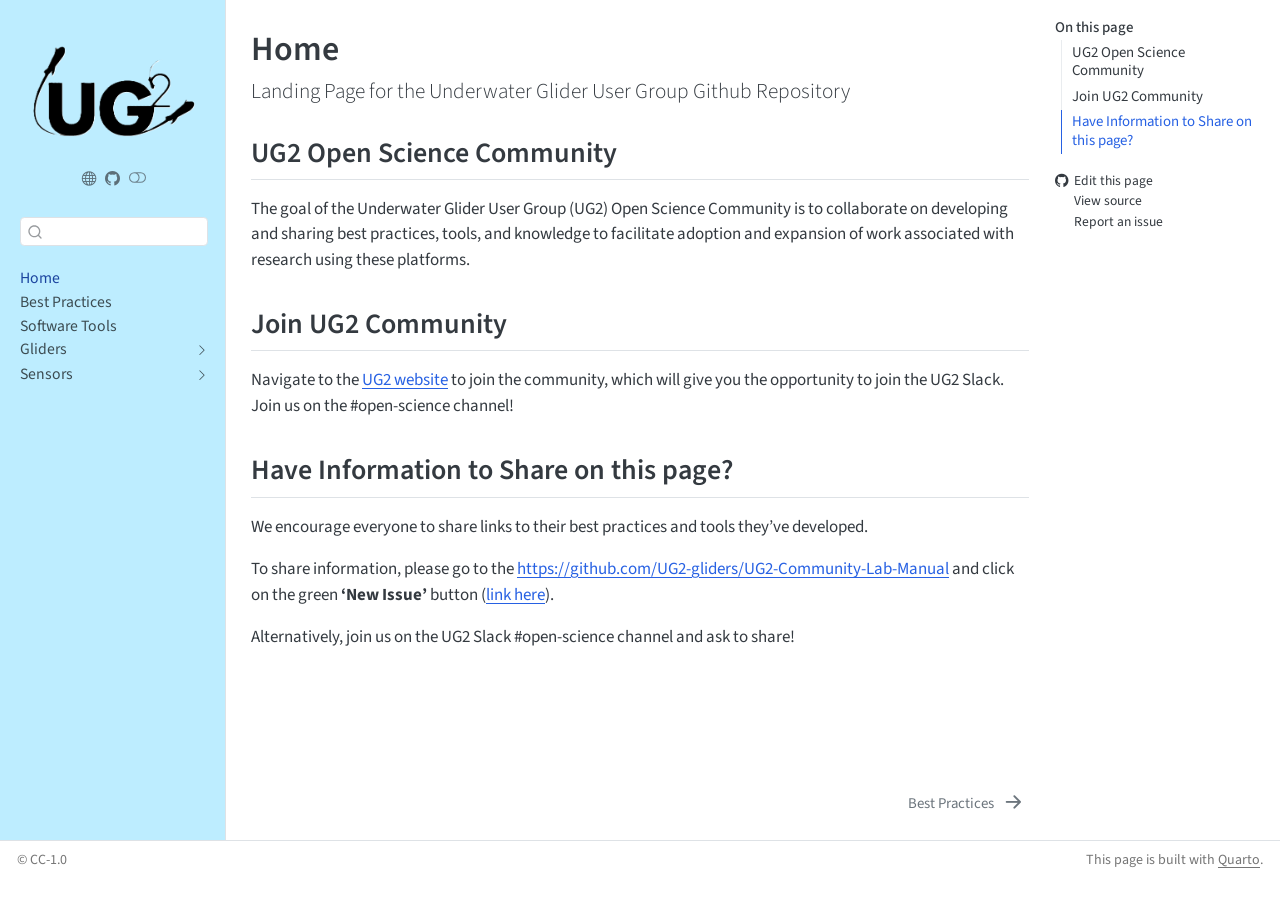
<file: index.html>
<!DOCTYPE html>
<html xmlns="http://www.w3.org/1999/xhtml" lang="en" xml:lang="en"><head>

<meta charset="utf-8">
<meta name="generator" content="quarto-1.10.19">

<meta name="viewport" content="width=device-width, initial-scale=1.0, user-scalable=yes">


<title>Home – UG2 Github Landing Page</title>
<style>
/* Default styles provided by pandoc.
** See https://pandoc.org/MANUAL.html#variables-for-html for config info.
*/
span.smallcaps{font-variant: small-caps;}
div.columns{display: flex; gap: 1.5em;}
div.column{flex: auto;}
@media screen {
div.columns{gap: min(4vw, 1.5em);}
div.column{overflow-x: auto;}
}
div.hanging-indent{margin-left: 1.5em; text-indent: -1.5em;}
ul.task-list{list-style: none;}
ul.task-list li input[type="checkbox"] {
  width: 0.8em;
  margin: 0 0.8em 0.2em -1em; /* quarto-specific, see https://github.com/quarto-dev/quarto-cli/issues/4556 */ 
  vertical-align: middle;
}
</style>


<script src="site_libs/quarto-nav/quarto-nav.js"></script>
<script src="site_libs/clipboard/clipboard.min.js"></script>
<script src="site_libs/quarto-search/autocomplete.umd.js"></script>
<script src="site_libs/quarto-search/fuse.min.js"></script>
<script src="site_libs/quarto-search/quarto-search.js"></script>
<meta name="quarto:offset" content="./">
<link href="./content/best-practices.html" rel="next">
<link href="./images/favicon.ico" rel="icon">
<script src="site_libs/quarto-html/quarto.js" type="module"></script>
<script src="site_libs/quarto-html/tabsets/tabsets.js" type="module"></script>
<script src="site_libs/quarto-html/popper.min.js"></script>
<script src="site_libs/quarto-html/tippy.umd.min.js"></script>
<script src="site_libs/quarto-html/anchor.min.js"></script>
<link href="site_libs/quarto-html/tippy.css" rel="stylesheet">
<link href="site_libs/quarto-html/quarto-syntax-highlighting-bf27225e3a48a9273f3daa8f8e829971.css" rel="stylesheet" class="quarto-color-scheme" id="quarto-text-highlighting-styles">
<link href="site_libs/quarto-html/quarto-syntax-highlighting-dark-b626d73c4c936ccc3cb08be7d45d1df6.css" rel="stylesheet" class="quarto-color-scheme quarto-color-alternate" id="quarto-text-highlighting-styles">
<link href="site_libs/quarto-html/quarto-syntax-highlighting-bf27225e3a48a9273f3daa8f8e829971.css" rel="stylesheet" class="quarto-color-scheme-extra" id="quarto-text-highlighting-styles">
<script src="site_libs/bootstrap/bootstrap.min.js"></script>
<link href="site_libs/bootstrap/bootstrap-icons.css" rel="stylesheet">
<link href="site_libs/bootstrap/bootstrap-cd25cc630f030847dbf15e14af98990f.min.css" rel="stylesheet" append-hash="true" class="quarto-color-scheme" id="quarto-bootstrap" data-mode="light">
<link href="site_libs/bootstrap/bootstrap-dark-d949c74a40ea39fb0bf3b5edfd17d417.min.css" rel="stylesheet" append-hash="true" class="quarto-color-scheme quarto-color-alternate" id="quarto-bootstrap" data-mode="dark">
<link href="site_libs/bootstrap/bootstrap-cd25cc630f030847dbf15e14af98990f.min.css" rel="stylesheet" append-hash="true" class="quarto-color-scheme-extra" id="quarto-bootstrap" data-mode="light">
<script id="quarto-search-options" type="application/json">{
  "location": "sidebar",
  "copy-button": false,
  "collapse-after": 3,
  "panel-placement": "start",
  "type": "textbox",
  "limit": 50,
  "keyboard-shortcut": [
    "f",
    "/",
    "s"
  ],
  "show-item-context": false,
  "language": {
    "search-no-results-text": "No results",
    "search-matching-documents-text": "matching documents",
    "search-copy-link-title": "Copy link to search",
    "search-hide-matches-text": "Hide additional matches",
    "search-more-match-text": "more match in this document",
    "search-more-matches-text": "more matches in this document",
    "search-clear-button-title": "Clear",
    "search-text-placeholder": "",
    "search-detached-cancel-button-title": "Cancel",
    "search-submit-button-title": "Submit",
    "search-label": "Search"
  }
}</script>


</head>

<body class="nav-sidebar docked quarto-light"><script id="quarto-html-before-body" type="application/javascript">
    const toggleBodyColorMode = (bsSheetEl) => {
      const mode = bsSheetEl.getAttribute("data-mode");
      const bodyEl = window.document.querySelector("body");
      if (mode === "dark") {
        bodyEl.classList.add("quarto-dark");
        bodyEl.classList.remove("quarto-light");
      } else {
        bodyEl.classList.add("quarto-light");
        bodyEl.classList.remove("quarto-dark");
      }
    }
    const toggleBodyColorPrimary = () => {
      const bsSheetEl = window.document.querySelector("link#quarto-bootstrap:not([rel=disabled-stylesheet])");
      if (bsSheetEl) {
        toggleBodyColorMode(bsSheetEl);
      }
    }
    const setColorSchemeToggle = (alternate) => {
      const toggles = window.document.querySelectorAll('.quarto-color-scheme-toggle');
      for (let i=0; i < toggles.length; i++) {
        const toggle = toggles[i];
        if (toggle) {
          if (alternate) {
            toggle.classList.add("alternate");
          } else {
            toggle.classList.remove("alternate");
          }
        }
      }
    };
    const toggleColorMode = (alternate) => {
      // Switch the stylesheets
      const primaryStylesheets = window.document.querySelectorAll('link.quarto-color-scheme:not(.quarto-color-alternate)');
      const alternateStylesheets = window.document.querySelectorAll('link.quarto-color-scheme.quarto-color-alternate');
      manageTransitions('#quarto-margin-sidebar .nav-link', false);
      if (alternate) {
        // note: dark is layered on light, we don't disable primary!
        enableStylesheet(alternateStylesheets);
        for (const sheetNode of alternateStylesheets) {
          if (sheetNode.id === "quarto-bootstrap") {
            toggleBodyColorMode(sheetNode);
          }
        }
      } else {
        disableStylesheet(alternateStylesheets);
        enableStylesheet(primaryStylesheets)
        toggleBodyColorPrimary();
      }
      manageTransitions('#quarto-margin-sidebar .nav-link', true);
      // Switch the toggles
      setColorSchemeToggle(alternate)
      // Hack to workaround the fact that safari doesn't
      // properly recolor the scrollbar when toggling (#1455)
      if (navigator.userAgent.indexOf('Safari') > 0 && navigator.userAgent.indexOf('Chrome') == -1) {
        manageTransitions("body", false);
        window.scrollTo(0, 1);
        setTimeout(() => {
          window.scrollTo(0, 0);
          manageTransitions("body", true);
        }, 40);
      }
    }
    const disableStylesheet = (stylesheets) => {
      for (let i=0; i < stylesheets.length; i++) {
        const stylesheet = stylesheets[i];
        stylesheet.rel = 'disabled-stylesheet';
      }
    }
    const enableStylesheet = (stylesheets) => {
      for (let i=0; i < stylesheets.length; i++) {
        const stylesheet = stylesheets[i];
        if(stylesheet.rel !== 'stylesheet') { // for Chrome, which will still FOUC without this check
          stylesheet.rel = 'stylesheet';
        }
      }
    }
    const manageTransitions = (selector, allowTransitions) => {
      const els = window.document.querySelectorAll(selector);
      for (let i=0; i < els.length; i++) {
        const el = els[i];
        if (allowTransitions) {
          el.classList.remove('notransition');
        } else {
          el.classList.add('notransition');
        }
      }
    }
    const isFileUrl = () => {
      return window.location.protocol === 'file:';
    }
    const hasAlternateSentinel = () => {
      let styleSentinel = getColorSchemeSentinel();
      if (styleSentinel !== null) {
        return styleSentinel === "alternate";
      } else {
        return false;
      }
    }
    const setStyleSentinel = (alternate) => {
      const value = alternate ? "alternate" : "default";
      if (!isFileUrl()) {
        window.localStorage.setItem("quarto-color-scheme", value);
      } else {
        localAlternateSentinel = value;
      }
    }
    const getColorSchemeSentinel = () => {
      if (!isFileUrl()) {
        const storageValue = window.localStorage.getItem("quarto-color-scheme");
        return storageValue != null ? storageValue : localAlternateSentinel;
      } else {
        return localAlternateSentinel;
      }
    }
    const toggleGiscusIfUsed = (isAlternate, darkModeDefault) => {
      const baseTheme = document.querySelector('#giscus-base-theme')?.value ?? 'light';
      const alternateTheme = document.querySelector('#giscus-alt-theme')?.value ?? 'dark';
      let newTheme = '';
      if(authorPrefersDark) {
        newTheme = isAlternate ? baseTheme : alternateTheme;
      } else {
        newTheme = isAlternate ? alternateTheme : baseTheme;
      }
      const changeGiscusTheme = () => {
        // From: https://github.com/giscus/giscus/issues/336
        const sendMessage = (message) => {
          const iframe = document.querySelector('iframe.giscus-frame');
          if (!iframe) return;
          iframe.contentWindow.postMessage({ giscus: message }, 'https://giscus.app');
        }
        sendMessage({
          setConfig: {
            theme: newTheme
          }
        });
      }
      const isGiscussLoaded = window.document.querySelector('iframe.giscus-frame') !== null;
      if (isGiscussLoaded) {
        changeGiscusTheme();
      }
    };
    const authorPrefersDark = false;
    const darkModeDefault = authorPrefersDark;
      document.querySelector('link#quarto-text-highlighting-styles.quarto-color-scheme-extra').rel = 'disabled-stylesheet';
      document.querySelector('link#quarto-bootstrap.quarto-color-scheme-extra').rel = 'disabled-stylesheet';
    let localAlternateSentinel = darkModeDefault ? 'alternate' : 'default';
    // Dark / light mode switch
    window.quartoToggleColorScheme = () => {
      // Read the current dark / light value
      let toAlternate = !hasAlternateSentinel();
      toggleColorMode(toAlternate);
      setStyleSentinel(toAlternate);
      toggleGiscusIfUsed(toAlternate, darkModeDefault);
      window.dispatchEvent(new Event('resize'));
    };
    // Switch to dark mode if need be
    if (hasAlternateSentinel()) {
      toggleColorMode(true);
    } else {
      toggleColorMode(false);
    }
  </script>

<div id="quarto-search-results"></div>
  <header id="quarto-header" class="headroom fixed-top">
  <nav class="quarto-secondary-nav">
    <div class="container-fluid d-flex">
      <button type="button" class="quarto-btn-toggle btn" data-bs-toggle="collapse" role="button" data-bs-target=".quarto-sidebar-collapse-item" aria-controls="quarto-sidebar" aria-expanded="false" aria-label="Toggle sidebar navigation" onclick="if (window.quartoToggleHeadroom) { window.quartoToggleHeadroom(); }">
        <i class="bi bi-layout-text-sidebar-reverse"></i>
      </button>
        <nav class="quarto-page-breadcrumbs" aria-label="breadcrumb"><ol class="breadcrumb"><li class="breadcrumb-item"><a href="./index.html">Home</a></li></ol></nav>
        <a class="flex-grow-1" role="navigation" data-bs-toggle="collapse" data-bs-target=".quarto-sidebar-collapse-item" aria-controls="quarto-sidebar" aria-expanded="false" aria-label="Toggle sidebar navigation" onclick="if (window.quartoToggleHeadroom) { window.quartoToggleHeadroom(); }">      
        </a>
      <button type="button" class="btn quarto-search-button" aria-label="Search" onclick="window.quartoOpenSearch();">
        <i class="bi bi-search"></i>
      </button>
    </div>
  </nav>
</header>
<!-- content -->
<div id="quarto-content" class="quarto-container page-columns page-rows-contents page-layout-full">
<!-- sidebar -->
  <nav id="quarto-sidebar" class="sidebar collapse collapse-horizontal quarto-sidebar-collapse-item sidebar-navigation docked overflow-auto">
    <div class="pt-lg-2 mt-2 text-center sidebar-header">
      <a href="./index.html" class="sidebar-logo-link">
      <img src="./content/images/UG2_Option1_noBackground.png" alt="" class="sidebar-logo light-content py-0 d-lg-inline d-none">
      <img src="./content/images/UG2_Option1_noBackground.png" alt="" class="sidebar-logo dark-content py-0 d-lg-inline d-none">
      </a>
      <div class="sidebar-tools-main tools-wide">
    <a href="https://underwatergliders.org/" title="Underwater Glider User Group" class="quarto-navigation-tool px-1" aria-label="Underwater Glider User Group"><i class="bi bi-globe"></i></a>
    <a href="https://github.com/UG2-gliders/UG2-Community-Lab-Manual" title="UG2 Community Lab Manual GitHub Repository" class="quarto-navigation-tool px-1" aria-label="UG2 Community Lab Manual GitHub Repository"><i class="bi bi-github"></i></a>
  <a href="" class="quarto-color-scheme-toggle quarto-navigation-tool  px-1" onclick="window.quartoToggleColorScheme(); return false;" title="Toggle dark mode"><i class="bi"></i></a>
</div>
      </div>
        <div class="mt-2 flex-shrink-0 align-items-center">
        <div class="sidebar-search">
        <div id="quarto-search" class="" title="Search"></div>
        </div>
        </div>
    <div class="sidebar-menu-container"> 
    <ul class="list-unstyled mt-1">
        <li class="sidebar-item">
  <div class="sidebar-item-container"> 
  <a href="./index.html" class="sidebar-item-text sidebar-link active">
 <span class="menu-text">Home</span></a>
  </div>
</li>
        <li class="sidebar-item">
  <div class="sidebar-item-container"> 
  <a href="./content/best-practices.html" class="sidebar-item-text sidebar-link">
 <span class="menu-text">Best Practices</span></a>
  </div>
</li>
        <li class="sidebar-item">
  <div class="sidebar-item-container"> 
  <a href="./content/software-tools.html" class="sidebar-item-text sidebar-link">
 <span class="menu-text">Software Tools</span></a>
  </div>
</li>
        <li class="sidebar-item sidebar-item-section">
      <div class="sidebar-item-container"> 
            <a href="./content/gliders.html" class="sidebar-item-text sidebar-link">
 <span class="menu-text">Gliders</span></a>
          <a class="sidebar-item-toggle text-start collapsed" data-bs-toggle="collapse" data-bs-target="#quarto-sidebar-section-1" role="navigation" aria-expanded="false" aria-label="Toggle section">
            <i class="bi bi-chevron-right ms-2"></i>
          </a> 
      </div>
      <ul id="quarto-sidebar-section-1" class="collapse list-unstyled sidebar-section depth1 ">  
          <li class="sidebar-item">
  <div class="sidebar-item-container"> 
  <a href="./content/slocum.html" class="sidebar-item-text sidebar-link">
 <span class="menu-text">TW Slocum</span></a>
  </div>
</li>
          <li class="sidebar-item">
  <div class="sidebar-item-container"> 
  <a href="./content/seaglider.html" class="sidebar-item-text sidebar-link">
 <span class="menu-text">Seaglider</span></a>
  </div>
</li>
          <li class="sidebar-item">
  <div class="sidebar-item-container"> 
  <a href="./content/alseamar.html" class="sidebar-item-text sidebar-link">
 <span class="menu-text">Alseamar SeaExplorer</span></a>
  </div>
</li>
      </ul>
  </li>
        <li class="sidebar-item sidebar-item-section">
      <div class="sidebar-item-container"> 
            <a href="./content/sensors.html" class="sidebar-item-text sidebar-link">
 <span class="menu-text">Sensors</span></a>
          <a class="sidebar-item-toggle text-start collapsed" data-bs-toggle="collapse" data-bs-target="#quarto-sidebar-section-2" role="navigation" aria-expanded="false" aria-label="Toggle section">
            <i class="bi bi-chevron-right ms-2"></i>
          </a> 
      </div>
      <ul id="quarto-sidebar-section-2" class="collapse list-unstyled sidebar-section depth1 ">  
          <li class="sidebar-item">
  <div class="sidebar-item-container"> 
  <a href="./content/ctd.html" class="sidebar-item-text sidebar-link">
 <span class="menu-text">CTD</span></a>
  </div>
</li>
          <li class="sidebar-item">
  <div class="sidebar-item-container"> 
  <a href="./content/pam.html" class="sidebar-item-text sidebar-link">
 <span class="menu-text">PAM Sensors</span></a>
  </div>
</li>
      </ul>
  </li>
    </ul>
    </div>
</nav>
<div id="quarto-sidebar-glass" class="quarto-sidebar-collapse-item" data-bs-toggle="collapse" data-bs-target=".quarto-sidebar-collapse-item"></div>
<!-- margin-sidebar -->
    <div id="quarto-margin-sidebar" class="sidebar margin-sidebar">
        <nav id="TOC" role="doc-toc" class="toc-active">
    <h2 id="toc-title">On this page</h2>
   
  <ul>
  <li><a href="#ug2-open-science-community" id="toc-ug2-open-science-community" class="nav-link active" data-scroll-target="#ug2-open-science-community">UG2 Open Science Community</a></li>
  <li><a href="#join-ug2-community" id="toc-join-ug2-community" class="nav-link" data-scroll-target="#join-ug2-community">Join UG2 Community</a></li>
  <li><a href="#have-information-to-share-on-this-page" id="toc-have-information-to-share-on-this-page" class="nav-link" data-scroll-target="#have-information-to-share-on-this-page">Have Information to Share on this page?</a></li>
  </ul>
<div class="toc-actions"><ul><li><a href="https://github.com/UG2-gliders/UG2-Community-Lab-Manual/edit/main/index.qmd" class="toc-action"><i class="bi bi-github"></i>Edit this page</a></li><li><a href="https://github.com/UG2-gliders/UG2-Community-Lab-Manual/blob/main/index.qmd" class="toc-action"><i class="bi empty"></i>View source</a></li><li><a href="https://github.com/UG2-gliders/UG2-Community-Lab-Manual/issues/new" class="toc-action"><i class="bi empty"></i>Report an issue</a></li></ul></div></nav>
    </div>
<!-- main -->
<main class="content column-body" id="quarto-document-content">


<header id="title-block-header" class="quarto-title-block default">
<div class="quarto-title">
<h1 class="title">Home</h1>
<p class="subtitle lead">Landing Page for the Underwater Glider User Group Github Repository</p>
</div>



<div class="quarto-title-meta column-body">

    
  
    
  </div>
  


</header>


<section id="ug2-open-science-community" class="level2">
<h2 class="anchored" data-anchor-id="ug2-open-science-community">UG2 Open Science Community</h2>
<p>The goal of the Underwater Glider User Group (UG2) Open Science Community is to collaborate on developing and sharing best practices, tools, and knowledge to facilitate adoption and expansion of work associated with research using these platforms.</p>
</section>
<section id="join-ug2-community" class="level2">
<h2 class="anchored" data-anchor-id="join-ug2-community">Join UG2 Community</h2>
<p>Navigate to the <a href="https://underwatergliders.org/">UG2 website</a> to join the community, which will give you the opportunity to join the UG2 Slack. Join us on the #open-science channel!</p>
</section>
<section id="have-information-to-share-on-this-page" class="level2">
<h2 class="anchored" data-anchor-id="have-information-to-share-on-this-page">Have Information to Share on this page?</h2>
<p>We encourage everyone to share links to their best practices and tools they’ve developed.</p>
<p>To share information, please go to the <a href="https://github.com/UG2-gliders/UG2-Community-Lab-Manual" class="uri">https://github.com/UG2-gliders/UG2-Community-Lab-Manual</a> and click on the green <strong>‘New Issue’</strong> button (<a href="https://github.com/UG2-gliders/UG2-Community-Lab-Manual/issues">link here</a>).</p>
<p>Alternatively, join us on the UG2 Slack #open-science channel and ask to share!</p>


</section>

</main> <!-- /main -->
<script id="quarto-html-after-body" type="application/javascript">
  window.document.addEventListener("DOMContentLoaded", function (event) {
    // Ensure there is a toggle, if there isn't float one in the top right
    if (window.document.querySelector('.quarto-color-scheme-toggle') === null) {
      const a = window.document.createElement('a');
      a.classList.add('top-right');
      a.classList.add('quarto-color-scheme-toggle');
      a.href = "";
      a.onclick = function() { try { window.quartoToggleColorScheme(); } catch {} return false; };
      const i = window.document.createElement("i");
      i.classList.add('bi');
      a.appendChild(i);
      window.document.body.appendChild(a);
    }
    setColorSchemeToggle(hasAlternateSentinel())
    const icon = "";
    const anchorJS = new window.AnchorJS();
    anchorJS.options = {
      placement: 'right',
      icon: icon
    };
    anchorJS.add('.anchored');
    const isCodeAnnotation = (el) => {
      for (const clz of el.classList) {
        if (clz.startsWith('code-annotation-')) {                     
          return true;
        }
      }
      return false;
    }
    const onCopySuccess = function(e) {
      // button target
      const button = e.trigger;
      // don't keep focus
      button.blur();
      // flash "checked"
      button.classList.add('code-copy-button-checked');
      var currentTitle = button.getAttribute("title");
      button.setAttribute("title", "Copied!");
      let tooltip;
      if (window.bootstrap) {
        button.setAttribute("data-bs-toggle", "tooltip");
        button.setAttribute("data-bs-placement", "left");
        button.setAttribute("data-bs-title", "Copied!");
        tooltip = new bootstrap.Tooltip(button, 
          { trigger: "manual", 
            customClass: "code-copy-button-tooltip",
            offset: [0, -8]});
        tooltip.show();    
      }
      setTimeout(function() {
        if (tooltip) {
          tooltip.hide();
          button.removeAttribute("data-bs-title");
          button.removeAttribute("data-bs-toggle");
          button.removeAttribute("data-bs-placement");
        }
        button.setAttribute("title", currentTitle);
        button.classList.remove('code-copy-button-checked');
      }, 1000);
      // clear code selection
      e.clearSelection();
    }
    const getTextToCopy = function(trigger) {
      const outerScaffold = trigger.parentElement.cloneNode(true);
      const codeEl = outerScaffold.querySelector('code');
      for (const childEl of codeEl.children) {
        if (isCodeAnnotation(childEl)) {
          childEl.remove();
        }
      }
      return codeEl.innerText;
    }
    const clipboard = new window.ClipboardJS('.code-copy-button:not([data-in-quarto-modal])', {
      text: getTextToCopy
    });
    clipboard.on('success', onCopySuccess);
    if (window.document.getElementById('quarto-embedded-source-code-modal')) {
      const clipboardModal = new window.ClipboardJS('.code-copy-button[data-in-quarto-modal]', {
        text: getTextToCopy,
        container: window.document.getElementById('quarto-embedded-source-code-modal')
      });
      clipboardModal.on('success', onCopySuccess);
    }
      var localhostRegex = new RegExp(/^(?:http|https):\/\/localhost\:?[0-9]*\//);
      var mailtoRegex = new RegExp(/^mailto:/);
        var filterRegex = new RegExp("https:\/\/ug2-gliders\.github\.io\/UG2-Community-Lab-Manual\/");
      var isInternal = (href) => {
          return filterRegex.test(href) || localhostRegex.test(href) || mailtoRegex.test(href);
      }
      // Inspect non-navigation links and adorn them if external
     var links = window.document.querySelectorAll('a[href]:not(.nav-link):not(.navbar-brand):not(.toc-action):not(.sidebar-link):not(.sidebar-item-toggle):not(.pagination-link):not(.no-external):not([aria-hidden]):not(.dropdown-item):not(.quarto-navigation-tool):not(.about-link)');
      for (var i=0; i<links.length; i++) {
        const link = links[i];
        if (!isInternal(link.href)) {
          // undo the damage that might have been done by quarto-nav.js in the case of
          // links that we want to consider external
          if (link.dataset.originalHref !== undefined) {
            link.href = link.dataset.originalHref;
          }
        }
      }
    function tippyHover(el, contentFn, onTriggerFn, onUntriggerFn) {
      const config = {
        allowHTML: true,
        maxWidth: 500,
        delay: 100,
        arrow: false,
        appendTo: function(el) {
            return el.parentElement;
        },
        interactive: true,
        interactiveBorder: 10,
        theme: 'quarto',
        placement: 'bottom-start',
      };
      if (contentFn) {
        config.content = contentFn;
      }
      if (onTriggerFn) {
        config.onTrigger = onTriggerFn;
      }
      if (onUntriggerFn) {
        config.onUntrigger = onUntriggerFn;
      }
      window.tippy(el, config); 
    }
    const noterefs = window.document.querySelectorAll('a[role="doc-noteref"]');
    for (var i=0; i<noterefs.length; i++) {
      const ref = noterefs[i];
      tippyHover(ref, function() {
        // use id or data attribute instead here
        let href = ref.getAttribute('data-footnote-href') || ref.getAttribute('href');
        try { href = new URL(href).hash; } catch {}
        const id = href.replace(/^#\/?/, "");
        const note = window.document.getElementById(id);
        if (note) {
          return note.innerHTML;
        } else {
          return "";
        }
      });
    }
    const xrefs = window.document.querySelectorAll('a.quarto-xref');
    const processXRef = (id, note) => {
      // Strip column container classes
      const stripColumnClz = (el) => {
        el.classList.remove("page-full", "page-columns");
        if (el.children) {
          for (const child of el.children) {
            stripColumnClz(child);
          }
        }
      }
      stripColumnClz(note)
      if (id === null || id.startsWith('sec-')) {
        // Special case sections, only their first couple elements
        const container = document.createElement("div");
        if (note.children && note.children.length > 2) {
          container.appendChild(note.children[0].cloneNode(true));
          for (let i = 1; i < note.children.length; i++) {
            const child = note.children[i];
            if (child.tagName === "P" && child.innerText === "") {
              continue;
            } else {
              container.appendChild(child.cloneNode(true));
              break;
            }
          }
          if (window.Quarto?.typesetMath) {
            window.Quarto.typesetMath(container);
          }
          return container.innerHTML
        } else {
          if (window.Quarto?.typesetMath) {
            window.Quarto.typesetMath(note);
          }
          return note.innerHTML;
        }
      } else {
        // Remove any anchor links if they are present
        const anchorLink = note.querySelector('a.anchorjs-link');
        if (anchorLink) {
          anchorLink.remove();
        }
        if (window.Quarto?.typesetMath) {
          window.Quarto.typesetMath(note);
        }
        if (note.classList.contains("callout")) {
          return note.outerHTML;
        } else {
          return note.innerHTML;
        }
      }
    }
    for (var i=0; i<xrefs.length; i++) {
      const xref = xrefs[i];
      tippyHover(xref, undefined, function(instance) {
        instance.disable();
        let url = xref.getAttribute('href');
        let hash = undefined; 
        if (url.startsWith('#')) {
          hash = url;
        } else {
          try { hash = new URL(url).hash; } catch {}
        }
        if (hash) {
          const id = hash.replace(/^#\/?/, "");
          const note = window.document.getElementById(id);
          if (note !== null) {
            try {
              const html = processXRef(id, note.cloneNode(true));
              instance.setContent(html);
            } finally {
              instance.enable();
              instance.show();
            }
          } else {
            // See if we can fetch this
            fetch(url.split('#')[0])
            .then(res => res.text())
            .then(html => {
              const parser = new DOMParser();
              const htmlDoc = parser.parseFromString(html, "text/html");
              const note = htmlDoc.getElementById(id);
              if (note !== null) {
                const html = processXRef(id, note);
                instance.setContent(html);
              } 
            }).finally(() => {
              instance.enable();
              instance.show();
            });
          }
        } else {
          // See if we can fetch a full url (with no hash to target)
          // This is a special case and we should probably do some content thinning / targeting
          fetch(url)
          .then(res => res.text())
          .then(html => {
            const parser = new DOMParser();
            const htmlDoc = parser.parseFromString(html, "text/html");
            const note = htmlDoc.querySelector('main.content');
            if (note !== null) {
              // This should only happen for chapter cross references
              // (since there is no id in the URL)
              // remove the first header
              if (note.children.length > 0 && note.children[0].tagName === "HEADER") {
                note.children[0].remove();
              }
              const html = processXRef(null, note);
              instance.setContent(html);
            } 
          }).finally(() => {
            instance.enable();
            instance.show();
          });
        }
      }, function(instance) {
      });
    }
        let selectedAnnoteEl;
        const selectorForAnnotation = ( cell, annotation) => {
          let cellAttr = 'data-code-cell="' + cell + '"';
          let lineAttr = 'data-code-annotation="' +  annotation + '"';
          const selector = 'span[' + cellAttr + '][' + lineAttr + ']';
          return selector;
        }
        const selectCodeLines = (annoteEl) => {
          const doc = window.document;
          const targetCell = annoteEl.getAttribute("data-target-cell");
          const targetAnnotation = annoteEl.getAttribute("data-target-annotation");
          const annoteSpan = window.document.querySelector(selectorForAnnotation(targetCell, targetAnnotation));
          const lines = annoteSpan.getAttribute("data-code-lines").split(",");
          const lineIds = lines.map((line) => {
            return targetCell + "-" + line;
          })
          let top = null;
          let height = null;
          let parent = null;
          if (lineIds.length > 0) {
              //compute the position of the single el (top and bottom and make a div)
              const el = window.document.getElementById(lineIds[0]);
              top = el.offsetTop;
              height = el.offsetHeight;
              parent = el.parentElement.parentElement;
            if (lineIds.length > 1) {
              const lastEl = window.document.getElementById(lineIds[lineIds.length - 1]);
              const bottom = lastEl.offsetTop + lastEl.offsetHeight;
              height = bottom - top;
            }
            if (top !== null && height !== null && parent !== null) {
              // cook up a div (if necessary) and position it 
              let div = window.document.getElementById("code-annotation-line-highlight");
              if (div === null) {
                div = window.document.createElement("div");
                div.setAttribute("id", "code-annotation-line-highlight");
                div.style.position = 'absolute';
                parent.appendChild(div);
              }
              div.style.top = top - 2 + "px";
              div.style.height = height + 4 + "px";
              div.style.left = 0;
              let gutterDiv = window.document.getElementById("code-annotation-line-highlight-gutter");
              if (gutterDiv === null) {
                gutterDiv = window.document.createElement("div");
                gutterDiv.setAttribute("id", "code-annotation-line-highlight-gutter");
                gutterDiv.style.position = 'absolute';
                const codeCell = window.document.getElementById(targetCell);
                const gutter = codeCell.querySelector('.code-annotation-gutter');
                gutter.appendChild(gutterDiv);
              }
              gutterDiv.style.top = top - 2 + "px";
              gutterDiv.style.height = height + 4 + "px";
            }
            selectedAnnoteEl = annoteEl;
          }
        };
        const unselectCodeLines = () => {
          const elementsIds = ["code-annotation-line-highlight", "code-annotation-line-highlight-gutter"];
          elementsIds.forEach((elId) => {
            const div = window.document.getElementById(elId);
            if (div) {
              div.remove();
            }
          });
          selectedAnnoteEl = undefined;
        };
          // Handle positioning of the toggle
      window.addEventListener(
        "resize",
        throttle(() => {
          elRect = undefined;
          if (selectedAnnoteEl) {
            selectCodeLines(selectedAnnoteEl);
          }
        }, 10)
      );
      function throttle(fn, ms) {
      let throttle = false;
      let timer;
        return (...args) => {
          if(!throttle) { // first call gets through
              fn.apply(this, args);
              throttle = true;
          } else { // all the others get throttled
              if(timer) clearTimeout(timer); // cancel #2
              timer = setTimeout(() => {
                fn.apply(this, args);
                timer = throttle = false;
              }, ms);
          }
        };
      }
        // Attach click handler to the DT
        const annoteDls = window.document.querySelectorAll('dt[data-target-cell]');
        for (const annoteDlNode of annoteDls) {
          annoteDlNode.addEventListener('click', (event) => {
            const clickedEl = event.target;
            if (clickedEl !== selectedAnnoteEl) {
              unselectCodeLines();
              const activeEl = window.document.querySelector('dt[data-target-cell].code-annotation-active');
              if (activeEl) {
                activeEl.classList.remove('code-annotation-active');
              }
              selectCodeLines(clickedEl);
              clickedEl.classList.add('code-annotation-active');
            } else {
              // Unselect the line
              unselectCodeLines();
              clickedEl.classList.remove('code-annotation-active');
            }
          });
        }
    const findCites = (el) => {
      const parentEl = el.parentElement;
      if (parentEl) {
        const cites = parentEl.dataset.cites;
        if (cites) {
          return {
            el,
            cites: cites.split(' ')
          };
        } else {
          return findCites(el.parentElement)
        }
      } else {
        return undefined;
      }
    };
    var bibliorefs = window.document.querySelectorAll('a[role="doc-biblioref"]');
    for (var i=0; i<bibliorefs.length; i++) {
      const ref = bibliorefs[i];
      const citeInfo = findCites(ref);
      if (citeInfo) {
        tippyHover(citeInfo.el, function() {
          var popup = window.document.createElement('div');
          citeInfo.cites.forEach(function(cite) {
            var citeDiv = window.document.createElement('div');
            citeDiv.classList.add('hanging-indent');
            citeDiv.classList.add('csl-entry');
            var biblioDiv = window.document.getElementById('ref-' + cite);
            if (biblioDiv) {
              citeDiv.innerHTML = biblioDiv.innerHTML;
            }
            popup.appendChild(citeDiv);
          });
          return popup.innerHTML;
        });
      }
    }
  });
  </script>
<nav class="page-navigation column-body">
  <div class="nav-page nav-page-previous">
  </div>
  <div class="nav-page nav-page-next">
      <a href="./content/best-practices.html" class="pagination-link" aria-label="Best Practices">
        <span class="nav-page-text">Best Practices</span> <i class="bi bi-arrow-right-short"></i>
      </a>
  </div>
</nav>
</div> <!-- /content -->
<footer class="footer">
  <div class="nav-footer">
    <div class="nav-footer-left">
<p>© CC-1.0</p>
</div>   
    <div class="nav-footer-center">
      &nbsp;
    <div class="toc-actions d-sm-block d-md-none"><ul><li><a href="https://github.com/UG2-gliders/UG2-Community-Lab-Manual/edit/main/index.qmd" class="toc-action"><i class="bi bi-github"></i>Edit this page</a></li><li><a href="https://github.com/UG2-gliders/UG2-Community-Lab-Manual/blob/main/index.qmd" class="toc-action"><i class="bi empty"></i>View source</a></li><li><a href="https://github.com/UG2-gliders/UG2-Community-Lab-Manual/issues/new" class="toc-action"><i class="bi empty"></i>Report an issue</a></li></ul></div></div>
    <div class="nav-footer-right">
<p>This page is built with <a href="https://quarto.org/">Quarto</a>.</p>
</div>
  </div>
</footer>




</body></html>
</file>
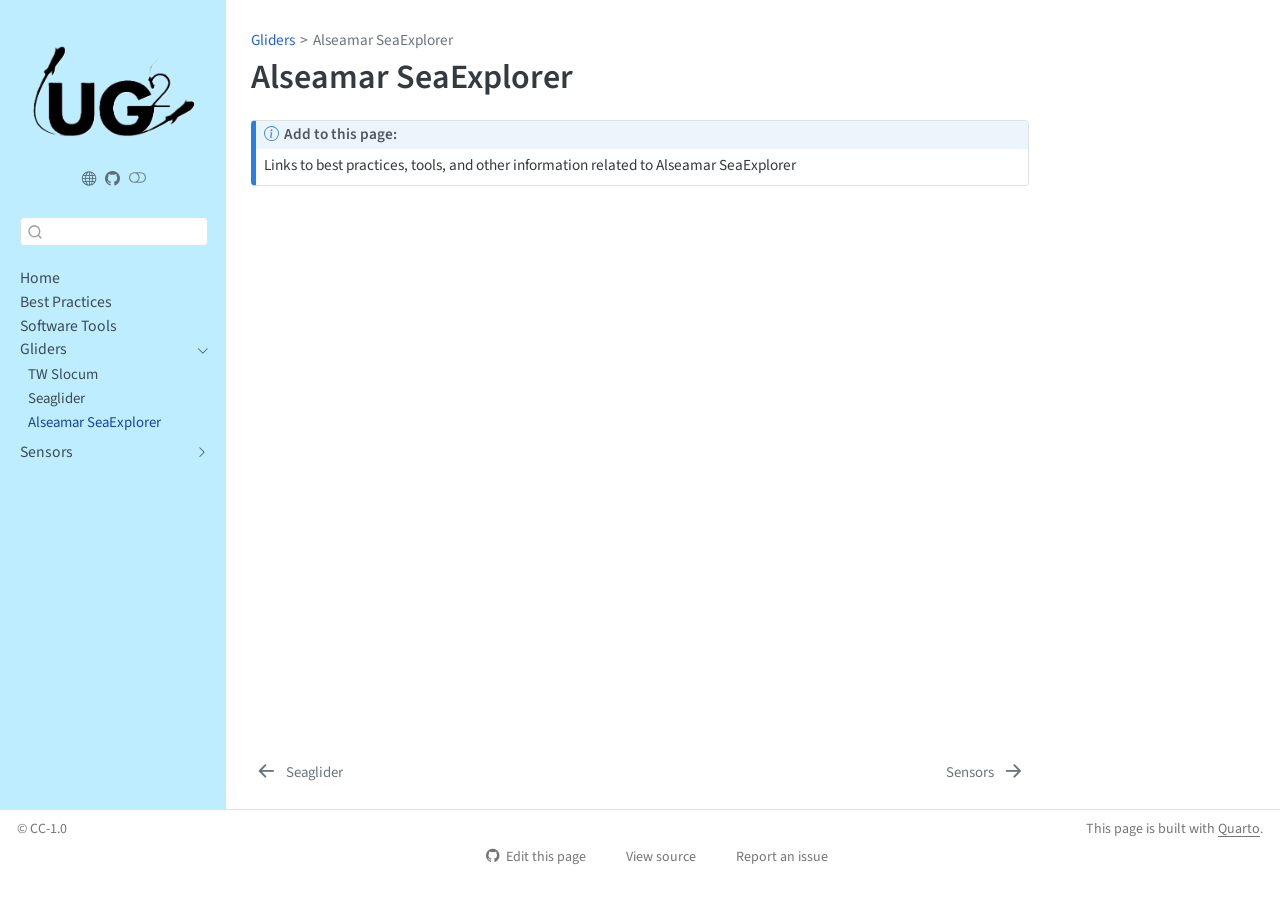
<file: content/alseamar.html>
<!DOCTYPE html>
<html xmlns="http://www.w3.org/1999/xhtml" lang="en" xml:lang="en"><head>

<meta charset="utf-8">
<meta name="generator" content="quarto-1.10.19">

<meta name="viewport" content="width=device-width, initial-scale=1.0, user-scalable=yes">


<title>Alseamar SeaExplorer – UG2 Github Landing Page</title>
<style>
/* Default styles provided by pandoc.
** See https://pandoc.org/MANUAL.html#variables-for-html for config info.
*/
span.smallcaps{font-variant: small-caps;}
div.columns{display: flex; gap: 1.5em;}
div.column{flex: auto;}
@media screen {
div.columns{gap: min(4vw, 1.5em);}
div.column{overflow-x: auto;}
}
div.hanging-indent{margin-left: 1.5em; text-indent: -1.5em;}
ul.task-list{list-style: none;}
ul.task-list li input[type="checkbox"] {
  width: 0.8em;
  margin: 0 0.8em 0.2em -1em; /* quarto-specific, see https://github.com/quarto-dev/quarto-cli/issues/4556 */ 
  vertical-align: middle;
}
</style>


<script src="../site_libs/quarto-nav/quarto-nav.js"></script>
<script src="../site_libs/clipboard/clipboard.min.js"></script>
<script src="../site_libs/quarto-search/autocomplete.umd.js"></script>
<script src="../site_libs/quarto-search/fuse.min.js"></script>
<script src="../site_libs/quarto-search/quarto-search.js"></script>
<meta name="quarto:offset" content="../">
<link href="../content/sensors.html" rel="next">
<link href="../content/seaglider.html" rel="prev">
<link href="../images/favicon.ico" rel="icon">
<script src="../site_libs/quarto-html/quarto.js" type="module"></script>
<script src="../site_libs/quarto-html/tabsets/tabsets.js" type="module"></script>
<script src="../site_libs/quarto-html/popper.min.js"></script>
<script src="../site_libs/quarto-html/tippy.umd.min.js"></script>
<script src="../site_libs/quarto-html/anchor.min.js"></script>
<link href="../site_libs/quarto-html/tippy.css" rel="stylesheet">
<link href="../site_libs/quarto-html/quarto-syntax-highlighting-bf27225e3a48a9273f3daa8f8e829971.css" rel="stylesheet" class="quarto-color-scheme" id="quarto-text-highlighting-styles">
<link href="../site_libs/quarto-html/quarto-syntax-highlighting-dark-b626d73c4c936ccc3cb08be7d45d1df6.css" rel="stylesheet" class="quarto-color-scheme quarto-color-alternate" id="quarto-text-highlighting-styles">
<link href="../site_libs/quarto-html/quarto-syntax-highlighting-bf27225e3a48a9273f3daa8f8e829971.css" rel="stylesheet" class="quarto-color-scheme-extra" id="quarto-text-highlighting-styles">
<script src="../site_libs/bootstrap/bootstrap.min.js"></script>
<link href="../site_libs/bootstrap/bootstrap-icons.css" rel="stylesheet">
<link href="../site_libs/bootstrap/bootstrap-cd25cc630f030847dbf15e14af98990f.min.css" rel="stylesheet" append-hash="true" class="quarto-color-scheme" id="quarto-bootstrap" data-mode="light">
<link href="../site_libs/bootstrap/bootstrap-dark-d949c74a40ea39fb0bf3b5edfd17d417.min.css" rel="stylesheet" append-hash="true" class="quarto-color-scheme quarto-color-alternate" id="quarto-bootstrap" data-mode="dark">
<link href="../site_libs/bootstrap/bootstrap-cd25cc630f030847dbf15e14af98990f.min.css" rel="stylesheet" append-hash="true" class="quarto-color-scheme-extra" id="quarto-bootstrap" data-mode="light">
<script id="quarto-search-options" type="application/json">{
  "location": "sidebar",
  "copy-button": false,
  "collapse-after": 3,
  "panel-placement": "start",
  "type": "textbox",
  "limit": 50,
  "keyboard-shortcut": [
    "f",
    "/",
    "s"
  ],
  "show-item-context": false,
  "language": {
    "search-no-results-text": "No results",
    "search-matching-documents-text": "matching documents",
    "search-copy-link-title": "Copy link to search",
    "search-hide-matches-text": "Hide additional matches",
    "search-more-match-text": "more match in this document",
    "search-more-matches-text": "more matches in this document",
    "search-clear-button-title": "Clear",
    "search-text-placeholder": "",
    "search-detached-cancel-button-title": "Cancel",
    "search-submit-button-title": "Submit",
    "search-label": "Search"
  }
}</script>


</head>

<body class="nav-sidebar docked quarto-light"><script id="quarto-html-before-body" type="application/javascript">
    const toggleBodyColorMode = (bsSheetEl) => {
      const mode = bsSheetEl.getAttribute("data-mode");
      const bodyEl = window.document.querySelector("body");
      if (mode === "dark") {
        bodyEl.classList.add("quarto-dark");
        bodyEl.classList.remove("quarto-light");
      } else {
        bodyEl.classList.add("quarto-light");
        bodyEl.classList.remove("quarto-dark");
      }
    }
    const toggleBodyColorPrimary = () => {
      const bsSheetEl = window.document.querySelector("link#quarto-bootstrap:not([rel=disabled-stylesheet])");
      if (bsSheetEl) {
        toggleBodyColorMode(bsSheetEl);
      }
    }
    const setColorSchemeToggle = (alternate) => {
      const toggles = window.document.querySelectorAll('.quarto-color-scheme-toggle');
      for (let i=0; i < toggles.length; i++) {
        const toggle = toggles[i];
        if (toggle) {
          if (alternate) {
            toggle.classList.add("alternate");
          } else {
            toggle.classList.remove("alternate");
          }
        }
      }
    };
    const toggleColorMode = (alternate) => {
      // Switch the stylesheets
      const primaryStylesheets = window.document.querySelectorAll('link.quarto-color-scheme:not(.quarto-color-alternate)');
      const alternateStylesheets = window.document.querySelectorAll('link.quarto-color-scheme.quarto-color-alternate');
      manageTransitions('#quarto-margin-sidebar .nav-link', false);
      if (alternate) {
        // note: dark is layered on light, we don't disable primary!
        enableStylesheet(alternateStylesheets);
        for (const sheetNode of alternateStylesheets) {
          if (sheetNode.id === "quarto-bootstrap") {
            toggleBodyColorMode(sheetNode);
          }
        }
      } else {
        disableStylesheet(alternateStylesheets);
        enableStylesheet(primaryStylesheets)
        toggleBodyColorPrimary();
      }
      manageTransitions('#quarto-margin-sidebar .nav-link', true);
      // Switch the toggles
      setColorSchemeToggle(alternate)
      // Hack to workaround the fact that safari doesn't
      // properly recolor the scrollbar when toggling (#1455)
      if (navigator.userAgent.indexOf('Safari') > 0 && navigator.userAgent.indexOf('Chrome') == -1) {
        manageTransitions("body", false);
        window.scrollTo(0, 1);
        setTimeout(() => {
          window.scrollTo(0, 0);
          manageTransitions("body", true);
        }, 40);
      }
    }
    const disableStylesheet = (stylesheets) => {
      for (let i=0; i < stylesheets.length; i++) {
        const stylesheet = stylesheets[i];
        stylesheet.rel = 'disabled-stylesheet';
      }
    }
    const enableStylesheet = (stylesheets) => {
      for (let i=0; i < stylesheets.length; i++) {
        const stylesheet = stylesheets[i];
        if(stylesheet.rel !== 'stylesheet') { // for Chrome, which will still FOUC without this check
          stylesheet.rel = 'stylesheet';
        }
      }
    }
    const manageTransitions = (selector, allowTransitions) => {
      const els = window.document.querySelectorAll(selector);
      for (let i=0; i < els.length; i++) {
        const el = els[i];
        if (allowTransitions) {
          el.classList.remove('notransition');
        } else {
          el.classList.add('notransition');
        }
      }
    }
    const isFileUrl = () => {
      return window.location.protocol === 'file:';
    }
    const hasAlternateSentinel = () => {
      let styleSentinel = getColorSchemeSentinel();
      if (styleSentinel !== null) {
        return styleSentinel === "alternate";
      } else {
        return false;
      }
    }
    const setStyleSentinel = (alternate) => {
      const value = alternate ? "alternate" : "default";
      if (!isFileUrl()) {
        window.localStorage.setItem("quarto-color-scheme", value);
      } else {
        localAlternateSentinel = value;
      }
    }
    const getColorSchemeSentinel = () => {
      if (!isFileUrl()) {
        const storageValue = window.localStorage.getItem("quarto-color-scheme");
        return storageValue != null ? storageValue : localAlternateSentinel;
      } else {
        return localAlternateSentinel;
      }
    }
    const toggleGiscusIfUsed = (isAlternate, darkModeDefault) => {
      const baseTheme = document.querySelector('#giscus-base-theme')?.value ?? 'light';
      const alternateTheme = document.querySelector('#giscus-alt-theme')?.value ?? 'dark';
      let newTheme = '';
      if(authorPrefersDark) {
        newTheme = isAlternate ? baseTheme : alternateTheme;
      } else {
        newTheme = isAlternate ? alternateTheme : baseTheme;
      }
      const changeGiscusTheme = () => {
        // From: https://github.com/giscus/giscus/issues/336
        const sendMessage = (message) => {
          const iframe = document.querySelector('iframe.giscus-frame');
          if (!iframe) return;
          iframe.contentWindow.postMessage({ giscus: message }, 'https://giscus.app');
        }
        sendMessage({
          setConfig: {
            theme: newTheme
          }
        });
      }
      const isGiscussLoaded = window.document.querySelector('iframe.giscus-frame') !== null;
      if (isGiscussLoaded) {
        changeGiscusTheme();
      }
    };
    const authorPrefersDark = false;
    const darkModeDefault = authorPrefersDark;
      document.querySelector('link#quarto-text-highlighting-styles.quarto-color-scheme-extra').rel = 'disabled-stylesheet';
      document.querySelector('link#quarto-bootstrap.quarto-color-scheme-extra').rel = 'disabled-stylesheet';
    let localAlternateSentinel = darkModeDefault ? 'alternate' : 'default';
    // Dark / light mode switch
    window.quartoToggleColorScheme = () => {
      // Read the current dark / light value
      let toAlternate = !hasAlternateSentinel();
      toggleColorMode(toAlternate);
      setStyleSentinel(toAlternate);
      toggleGiscusIfUsed(toAlternate, darkModeDefault);
      window.dispatchEvent(new Event('resize'));
    };
    // Switch to dark mode if need be
    if (hasAlternateSentinel()) {
      toggleColorMode(true);
    } else {
      toggleColorMode(false);
    }
  </script>

<div id="quarto-search-results"></div>
  <header id="quarto-header" class="headroom fixed-top">
  <nav class="quarto-secondary-nav">
    <div class="container-fluid d-flex">
      <button type="button" class="quarto-btn-toggle btn" data-bs-toggle="collapse" role="button" data-bs-target=".quarto-sidebar-collapse-item" aria-controls="quarto-sidebar" aria-expanded="false" aria-label="Toggle sidebar navigation" onclick="if (window.quartoToggleHeadroom) { window.quartoToggleHeadroom(); }">
        <i class="bi bi-layout-text-sidebar-reverse"></i>
      </button>
        <nav class="quarto-page-breadcrumbs" aria-label="breadcrumb"><ol class="breadcrumb"><li class="breadcrumb-item"><a href="../content/gliders.html">Gliders</a></li><li class="breadcrumb-item"><a href="../content/alseamar.html">Alseamar SeaExplorer</a></li></ol></nav>
        <a class="flex-grow-1" role="navigation" data-bs-toggle="collapse" data-bs-target=".quarto-sidebar-collapse-item" aria-controls="quarto-sidebar" aria-expanded="false" aria-label="Toggle sidebar navigation" onclick="if (window.quartoToggleHeadroom) { window.quartoToggleHeadroom(); }">      
        </a>
      <button type="button" class="btn quarto-search-button" aria-label="Search" onclick="window.quartoOpenSearch();">
        <i class="bi bi-search"></i>
      </button>
    </div>
  </nav>
</header>
<!-- content -->
<div id="quarto-content" class="quarto-container page-columns page-rows-contents page-layout-article">
<!-- sidebar -->
  <nav id="quarto-sidebar" class="sidebar collapse collapse-horizontal quarto-sidebar-collapse-item sidebar-navigation docked overflow-auto">
    <div class="pt-lg-2 mt-2 text-center sidebar-header">
      <a href="../index.html" class="sidebar-logo-link">
      <img src="../content/images/UG2_Option1_noBackground.png" alt="" class="sidebar-logo light-content py-0 d-lg-inline d-none">
      <img src="../content/images/UG2_Option1_noBackground.png" alt="" class="sidebar-logo dark-content py-0 d-lg-inline d-none">
      </a>
      <div class="sidebar-tools-main tools-wide">
    <a href="https://underwatergliders.org/" title="Underwater Glider User Group" class="quarto-navigation-tool px-1" aria-label="Underwater Glider User Group"><i class="bi bi-globe"></i></a>
    <a href="https://github.com/UG2-gliders/UG2-Community-Lab-Manual" title="UG2 Community Lab Manual GitHub Repository" class="quarto-navigation-tool px-1" aria-label="UG2 Community Lab Manual GitHub Repository"><i class="bi bi-github"></i></a>
  <a href="" class="quarto-color-scheme-toggle quarto-navigation-tool  px-1" onclick="window.quartoToggleColorScheme(); return false;" title="Toggle dark mode"><i class="bi"></i></a>
</div>
      </div>
        <div class="mt-2 flex-shrink-0 align-items-center">
        <div class="sidebar-search">
        <div id="quarto-search" class="" title="Search"></div>
        </div>
        </div>
    <div class="sidebar-menu-container"> 
    <ul class="list-unstyled mt-1">
        <li class="sidebar-item">
  <div class="sidebar-item-container"> 
  <a href="../index.html" class="sidebar-item-text sidebar-link">
 <span class="menu-text">Home</span></a>
  </div>
</li>
        <li class="sidebar-item">
  <div class="sidebar-item-container"> 
  <a href="../content/best-practices.html" class="sidebar-item-text sidebar-link">
 <span class="menu-text">Best Practices</span></a>
  </div>
</li>
        <li class="sidebar-item">
  <div class="sidebar-item-container"> 
  <a href="../content/software-tools.html" class="sidebar-item-text sidebar-link">
 <span class="menu-text">Software Tools</span></a>
  </div>
</li>
        <li class="sidebar-item sidebar-item-section">
      <div class="sidebar-item-container"> 
            <a href="../content/gliders.html" class="sidebar-item-text sidebar-link">
 <span class="menu-text">Gliders</span></a>
          <a class="sidebar-item-toggle text-start" data-bs-toggle="collapse" data-bs-target="#quarto-sidebar-section-1" role="navigation" aria-expanded="true" aria-label="Toggle section">
            <i class="bi bi-chevron-right ms-2"></i>
          </a> 
      </div>
      <ul id="quarto-sidebar-section-1" class="collapse list-unstyled sidebar-section depth1 show">  
          <li class="sidebar-item">
  <div class="sidebar-item-container"> 
  <a href="../content/slocum.html" class="sidebar-item-text sidebar-link">
 <span class="menu-text">TW Slocum</span></a>
  </div>
</li>
          <li class="sidebar-item">
  <div class="sidebar-item-container"> 
  <a href="../content/seaglider.html" class="sidebar-item-text sidebar-link">
 <span class="menu-text">Seaglider</span></a>
  </div>
</li>
          <li class="sidebar-item">
  <div class="sidebar-item-container"> 
  <a href="../content/alseamar.html" class="sidebar-item-text sidebar-link active">
 <span class="menu-text">Alseamar SeaExplorer</span></a>
  </div>
</li>
      </ul>
  </li>
        <li class="sidebar-item sidebar-item-section">
      <div class="sidebar-item-container"> 
            <a href="../content/sensors.html" class="sidebar-item-text sidebar-link">
 <span class="menu-text">Sensors</span></a>
          <a class="sidebar-item-toggle text-start collapsed" data-bs-toggle="collapse" data-bs-target="#quarto-sidebar-section-2" role="navigation" aria-expanded="false" aria-label="Toggle section">
            <i class="bi bi-chevron-right ms-2"></i>
          </a> 
      </div>
      <ul id="quarto-sidebar-section-2" class="collapse list-unstyled sidebar-section depth1 ">  
          <li class="sidebar-item">
  <div class="sidebar-item-container"> 
  <a href="../content/ctd.html" class="sidebar-item-text sidebar-link">
 <span class="menu-text">CTD</span></a>
  </div>
</li>
          <li class="sidebar-item">
  <div class="sidebar-item-container"> 
  <a href="../content/pam.html" class="sidebar-item-text sidebar-link">
 <span class="menu-text">PAM Sensors</span></a>
  </div>
</li>
      </ul>
  </li>
    </ul>
    </div>
</nav>
<div id="quarto-sidebar-glass" class="quarto-sidebar-collapse-item" data-bs-toggle="collapse" data-bs-target=".quarto-sidebar-collapse-item"></div>
<!-- margin-sidebar -->
    <div id="quarto-margin-sidebar" class="sidebar margin-sidebar zindex-bottom">
        
    </div>
<!-- main -->
<main class="content" id="quarto-document-content">


<header id="title-block-header" class="quarto-title-block default"><nav class="quarto-page-breadcrumbs quarto-title-breadcrumbs d-none d-lg-block" aria-label="breadcrumb"><ol class="breadcrumb"><li class="breadcrumb-item"><a href="../content/gliders.html">Gliders</a></li><li class="breadcrumb-item"><a href="../content/alseamar.html">Alseamar SeaExplorer</a></li></ol></nav>
<div class="quarto-title">
<h1 class="title">Alseamar SeaExplorer</h1>
</div>



<div class="quarto-title-meta">

    
  
    
  </div>
  


</header>


<div class="callout callout-style-default callout-note callout-titled">
<div class="callout-header d-flex align-content-center">
<div class="callout-icon-container">
<i class="callout-icon"></i>
</div>
<div class="callout-title-container flex-fill">
<span class="screen-reader-only">Note</span>Add to this page:
</div>
</div>
<div class="callout-body-container callout-body">
<p>Links to best practices, tools, and other information related to Alseamar SeaExplorer</p>
</div>
</div>



</main> <!-- /main -->
<script id="quarto-html-after-body" type="application/javascript">
  window.document.addEventListener("DOMContentLoaded", function (event) {
    // Ensure there is a toggle, if there isn't float one in the top right
    if (window.document.querySelector('.quarto-color-scheme-toggle') === null) {
      const a = window.document.createElement('a');
      a.classList.add('top-right');
      a.classList.add('quarto-color-scheme-toggle');
      a.href = "";
      a.onclick = function() { try { window.quartoToggleColorScheme(); } catch {} return false; };
      const i = window.document.createElement("i");
      i.classList.add('bi');
      a.appendChild(i);
      window.document.body.appendChild(a);
    }
    setColorSchemeToggle(hasAlternateSentinel())
    const icon = "";
    const anchorJS = new window.AnchorJS();
    anchorJS.options = {
      placement: 'right',
      icon: icon
    };
    anchorJS.add('.anchored');
    const isCodeAnnotation = (el) => {
      for (const clz of el.classList) {
        if (clz.startsWith('code-annotation-')) {                     
          return true;
        }
      }
      return false;
    }
    const onCopySuccess = function(e) {
      // button target
      const button = e.trigger;
      // don't keep focus
      button.blur();
      // flash "checked"
      button.classList.add('code-copy-button-checked');
      var currentTitle = button.getAttribute("title");
      button.setAttribute("title", "Copied!");
      let tooltip;
      if (window.bootstrap) {
        button.setAttribute("data-bs-toggle", "tooltip");
        button.setAttribute("data-bs-placement", "left");
        button.setAttribute("data-bs-title", "Copied!");
        tooltip = new bootstrap.Tooltip(button, 
          { trigger: "manual", 
            customClass: "code-copy-button-tooltip",
            offset: [0, -8]});
        tooltip.show();    
      }
      setTimeout(function() {
        if (tooltip) {
          tooltip.hide();
          button.removeAttribute("data-bs-title");
          button.removeAttribute("data-bs-toggle");
          button.removeAttribute("data-bs-placement");
        }
        button.setAttribute("title", currentTitle);
        button.classList.remove('code-copy-button-checked');
      }, 1000);
      // clear code selection
      e.clearSelection();
    }
    const getTextToCopy = function(trigger) {
      const outerScaffold = trigger.parentElement.cloneNode(true);
      const codeEl = outerScaffold.querySelector('code');
      for (const childEl of codeEl.children) {
        if (isCodeAnnotation(childEl)) {
          childEl.remove();
        }
      }
      return codeEl.innerText;
    }
    const clipboard = new window.ClipboardJS('.code-copy-button:not([data-in-quarto-modal])', {
      text: getTextToCopy
    });
    clipboard.on('success', onCopySuccess);
    if (window.document.getElementById('quarto-embedded-source-code-modal')) {
      const clipboardModal = new window.ClipboardJS('.code-copy-button[data-in-quarto-modal]', {
        text: getTextToCopy,
        container: window.document.getElementById('quarto-embedded-source-code-modal')
      });
      clipboardModal.on('success', onCopySuccess);
    }
      var localhostRegex = new RegExp(/^(?:http|https):\/\/localhost\:?[0-9]*\//);
      var mailtoRegex = new RegExp(/^mailto:/);
        var filterRegex = new RegExp("https:\/\/ug2-gliders\.github\.io\/UG2-Community-Lab-Manual\/");
      var isInternal = (href) => {
          return filterRegex.test(href) || localhostRegex.test(href) || mailtoRegex.test(href);
      }
      // Inspect non-navigation links and adorn them if external
     var links = window.document.querySelectorAll('a[href]:not(.nav-link):not(.navbar-brand):not(.toc-action):not(.sidebar-link):not(.sidebar-item-toggle):not(.pagination-link):not(.no-external):not([aria-hidden]):not(.dropdown-item):not(.quarto-navigation-tool):not(.about-link)');
      for (var i=0; i<links.length; i++) {
        const link = links[i];
        if (!isInternal(link.href)) {
          // undo the damage that might have been done by quarto-nav.js in the case of
          // links that we want to consider external
          if (link.dataset.originalHref !== undefined) {
            link.href = link.dataset.originalHref;
          }
        }
      }
    function tippyHover(el, contentFn, onTriggerFn, onUntriggerFn) {
      const config = {
        allowHTML: true,
        maxWidth: 500,
        delay: 100,
        arrow: false,
        appendTo: function(el) {
            return el.parentElement;
        },
        interactive: true,
        interactiveBorder: 10,
        theme: 'quarto',
        placement: 'bottom-start',
      };
      if (contentFn) {
        config.content = contentFn;
      }
      if (onTriggerFn) {
        config.onTrigger = onTriggerFn;
      }
      if (onUntriggerFn) {
        config.onUntrigger = onUntriggerFn;
      }
      window.tippy(el, config); 
    }
    const noterefs = window.document.querySelectorAll('a[role="doc-noteref"]');
    for (var i=0; i<noterefs.length; i++) {
      const ref = noterefs[i];
      tippyHover(ref, function() {
        // use id or data attribute instead here
        let href = ref.getAttribute('data-footnote-href') || ref.getAttribute('href');
        try { href = new URL(href).hash; } catch {}
        const id = href.replace(/^#\/?/, "");
        const note = window.document.getElementById(id);
        if (note) {
          return note.innerHTML;
        } else {
          return "";
        }
      });
    }
    const xrefs = window.document.querySelectorAll('a.quarto-xref');
    const processXRef = (id, note) => {
      // Strip column container classes
      const stripColumnClz = (el) => {
        el.classList.remove("page-full", "page-columns");
        if (el.children) {
          for (const child of el.children) {
            stripColumnClz(child);
          }
        }
      }
      stripColumnClz(note)
      if (id === null || id.startsWith('sec-')) {
        // Special case sections, only their first couple elements
        const container = document.createElement("div");
        if (note.children && note.children.length > 2) {
          container.appendChild(note.children[0].cloneNode(true));
          for (let i = 1; i < note.children.length; i++) {
            const child = note.children[i];
            if (child.tagName === "P" && child.innerText === "") {
              continue;
            } else {
              container.appendChild(child.cloneNode(true));
              break;
            }
          }
          if (window.Quarto?.typesetMath) {
            window.Quarto.typesetMath(container);
          }
          return container.innerHTML
        } else {
          if (window.Quarto?.typesetMath) {
            window.Quarto.typesetMath(note);
          }
          return note.innerHTML;
        }
      } else {
        // Remove any anchor links if they are present
        const anchorLink = note.querySelector('a.anchorjs-link');
        if (anchorLink) {
          anchorLink.remove();
        }
        if (window.Quarto?.typesetMath) {
          window.Quarto.typesetMath(note);
        }
        if (note.classList.contains("callout")) {
          return note.outerHTML;
        } else {
          return note.innerHTML;
        }
      }
    }
    for (var i=0; i<xrefs.length; i++) {
      const xref = xrefs[i];
      tippyHover(xref, undefined, function(instance) {
        instance.disable();
        let url = xref.getAttribute('href');
        let hash = undefined; 
        if (url.startsWith('#')) {
          hash = url;
        } else {
          try { hash = new URL(url).hash; } catch {}
        }
        if (hash) {
          const id = hash.replace(/^#\/?/, "");
          const note = window.document.getElementById(id);
          if (note !== null) {
            try {
              const html = processXRef(id, note.cloneNode(true));
              instance.setContent(html);
            } finally {
              instance.enable();
              instance.show();
            }
          } else {
            // See if we can fetch this
            fetch(url.split('#')[0])
            .then(res => res.text())
            .then(html => {
              const parser = new DOMParser();
              const htmlDoc = parser.parseFromString(html, "text/html");
              const note = htmlDoc.getElementById(id);
              if (note !== null) {
                const html = processXRef(id, note);
                instance.setContent(html);
              } 
            }).finally(() => {
              instance.enable();
              instance.show();
            });
          }
        } else {
          // See if we can fetch a full url (with no hash to target)
          // This is a special case and we should probably do some content thinning / targeting
          fetch(url)
          .then(res => res.text())
          .then(html => {
            const parser = new DOMParser();
            const htmlDoc = parser.parseFromString(html, "text/html");
            const note = htmlDoc.querySelector('main.content');
            if (note !== null) {
              // This should only happen for chapter cross references
              // (since there is no id in the URL)
              // remove the first header
              if (note.children.length > 0 && note.children[0].tagName === "HEADER") {
                note.children[0].remove();
              }
              const html = processXRef(null, note);
              instance.setContent(html);
            } 
          }).finally(() => {
            instance.enable();
            instance.show();
          });
        }
      }, function(instance) {
      });
    }
        let selectedAnnoteEl;
        const selectorForAnnotation = ( cell, annotation) => {
          let cellAttr = 'data-code-cell="' + cell + '"';
          let lineAttr = 'data-code-annotation="' +  annotation + '"';
          const selector = 'span[' + cellAttr + '][' + lineAttr + ']';
          return selector;
        }
        const selectCodeLines = (annoteEl) => {
          const doc = window.document;
          const targetCell = annoteEl.getAttribute("data-target-cell");
          const targetAnnotation = annoteEl.getAttribute("data-target-annotation");
          const annoteSpan = window.document.querySelector(selectorForAnnotation(targetCell, targetAnnotation));
          const lines = annoteSpan.getAttribute("data-code-lines").split(",");
          const lineIds = lines.map((line) => {
            return targetCell + "-" + line;
          })
          let top = null;
          let height = null;
          let parent = null;
          if (lineIds.length > 0) {
              //compute the position of the single el (top and bottom and make a div)
              const el = window.document.getElementById(lineIds[0]);
              top = el.offsetTop;
              height = el.offsetHeight;
              parent = el.parentElement.parentElement;
            if (lineIds.length > 1) {
              const lastEl = window.document.getElementById(lineIds[lineIds.length - 1]);
              const bottom = lastEl.offsetTop + lastEl.offsetHeight;
              height = bottom - top;
            }
            if (top !== null && height !== null && parent !== null) {
              // cook up a div (if necessary) and position it 
              let div = window.document.getElementById("code-annotation-line-highlight");
              if (div === null) {
                div = window.document.createElement("div");
                div.setAttribute("id", "code-annotation-line-highlight");
                div.style.position = 'absolute';
                parent.appendChild(div);
              }
              div.style.top = top - 2 + "px";
              div.style.height = height + 4 + "px";
              div.style.left = 0;
              let gutterDiv = window.document.getElementById("code-annotation-line-highlight-gutter");
              if (gutterDiv === null) {
                gutterDiv = window.document.createElement("div");
                gutterDiv.setAttribute("id", "code-annotation-line-highlight-gutter");
                gutterDiv.style.position = 'absolute';
                const codeCell = window.document.getElementById(targetCell);
                const gutter = codeCell.querySelector('.code-annotation-gutter');
                gutter.appendChild(gutterDiv);
              }
              gutterDiv.style.top = top - 2 + "px";
              gutterDiv.style.height = height + 4 + "px";
            }
            selectedAnnoteEl = annoteEl;
          }
        };
        const unselectCodeLines = () => {
          const elementsIds = ["code-annotation-line-highlight", "code-annotation-line-highlight-gutter"];
          elementsIds.forEach((elId) => {
            const div = window.document.getElementById(elId);
            if (div) {
              div.remove();
            }
          });
          selectedAnnoteEl = undefined;
        };
          // Handle positioning of the toggle
      window.addEventListener(
        "resize",
        throttle(() => {
          elRect = undefined;
          if (selectedAnnoteEl) {
            selectCodeLines(selectedAnnoteEl);
          }
        }, 10)
      );
      function throttle(fn, ms) {
      let throttle = false;
      let timer;
        return (...args) => {
          if(!throttle) { // first call gets through
              fn.apply(this, args);
              throttle = true;
          } else { // all the others get throttled
              if(timer) clearTimeout(timer); // cancel #2
              timer = setTimeout(() => {
                fn.apply(this, args);
                timer = throttle = false;
              }, ms);
          }
        };
      }
        // Attach click handler to the DT
        const annoteDls = window.document.querySelectorAll('dt[data-target-cell]');
        for (const annoteDlNode of annoteDls) {
          annoteDlNode.addEventListener('click', (event) => {
            const clickedEl = event.target;
            if (clickedEl !== selectedAnnoteEl) {
              unselectCodeLines();
              const activeEl = window.document.querySelector('dt[data-target-cell].code-annotation-active');
              if (activeEl) {
                activeEl.classList.remove('code-annotation-active');
              }
              selectCodeLines(clickedEl);
              clickedEl.classList.add('code-annotation-active');
            } else {
              // Unselect the line
              unselectCodeLines();
              clickedEl.classList.remove('code-annotation-active');
            }
          });
        }
    const findCites = (el) => {
      const parentEl = el.parentElement;
      if (parentEl) {
        const cites = parentEl.dataset.cites;
        if (cites) {
          return {
            el,
            cites: cites.split(' ')
          };
        } else {
          return findCites(el.parentElement)
        }
      } else {
        return undefined;
      }
    };
    var bibliorefs = window.document.querySelectorAll('a[role="doc-biblioref"]');
    for (var i=0; i<bibliorefs.length; i++) {
      const ref = bibliorefs[i];
      const citeInfo = findCites(ref);
      if (citeInfo) {
        tippyHover(citeInfo.el, function() {
          var popup = window.document.createElement('div');
          citeInfo.cites.forEach(function(cite) {
            var citeDiv = window.document.createElement('div');
            citeDiv.classList.add('hanging-indent');
            citeDiv.classList.add('csl-entry');
            var biblioDiv = window.document.getElementById('ref-' + cite);
            if (biblioDiv) {
              citeDiv.innerHTML = biblioDiv.innerHTML;
            }
            popup.appendChild(citeDiv);
          });
          return popup.innerHTML;
        });
      }
    }
  });
  </script>
<nav class="page-navigation">
  <div class="nav-page nav-page-previous">
      <a href="../content/seaglider.html" class="pagination-link" aria-label="Seaglider">
        <i class="bi bi-arrow-left-short"></i> <span class="nav-page-text">Seaglider</span>
      </a>          
  </div>
  <div class="nav-page nav-page-next">
      <a href="../content/sensors.html" class="pagination-link" aria-label="Sensors">
        <span class="nav-page-text">Sensors</span> <i class="bi bi-arrow-right-short"></i>
      </a>
  </div>
</nav>
</div> <!-- /content -->
<footer class="footer">
  <div class="nav-footer">
    <div class="nav-footer-left">
<p>© CC-1.0</p>
</div>   
    <div class="nav-footer-center">
      &nbsp;
    <div class="toc-actions"><ul><li><a href="https://github.com/UG2-gliders/UG2-Community-Lab-Manual/edit/main/content/alseamar.qmd" class="toc-action"><i class="bi bi-github"></i>Edit this page</a></li><li><a href="https://github.com/UG2-gliders/UG2-Community-Lab-Manual/blob/main/content/alseamar.qmd" class="toc-action"><i class="bi empty"></i>View source</a></li><li><a href="https://github.com/UG2-gliders/UG2-Community-Lab-Manual/issues/new" class="toc-action"><i class="bi empty"></i>Report an issue</a></li></ul></div></div>
    <div class="nav-footer-right">
<p>This page is built with <a href="https://quarto.org/">Quarto</a>.</p>
</div>
  </div>
</footer>




</body></html>
</file>
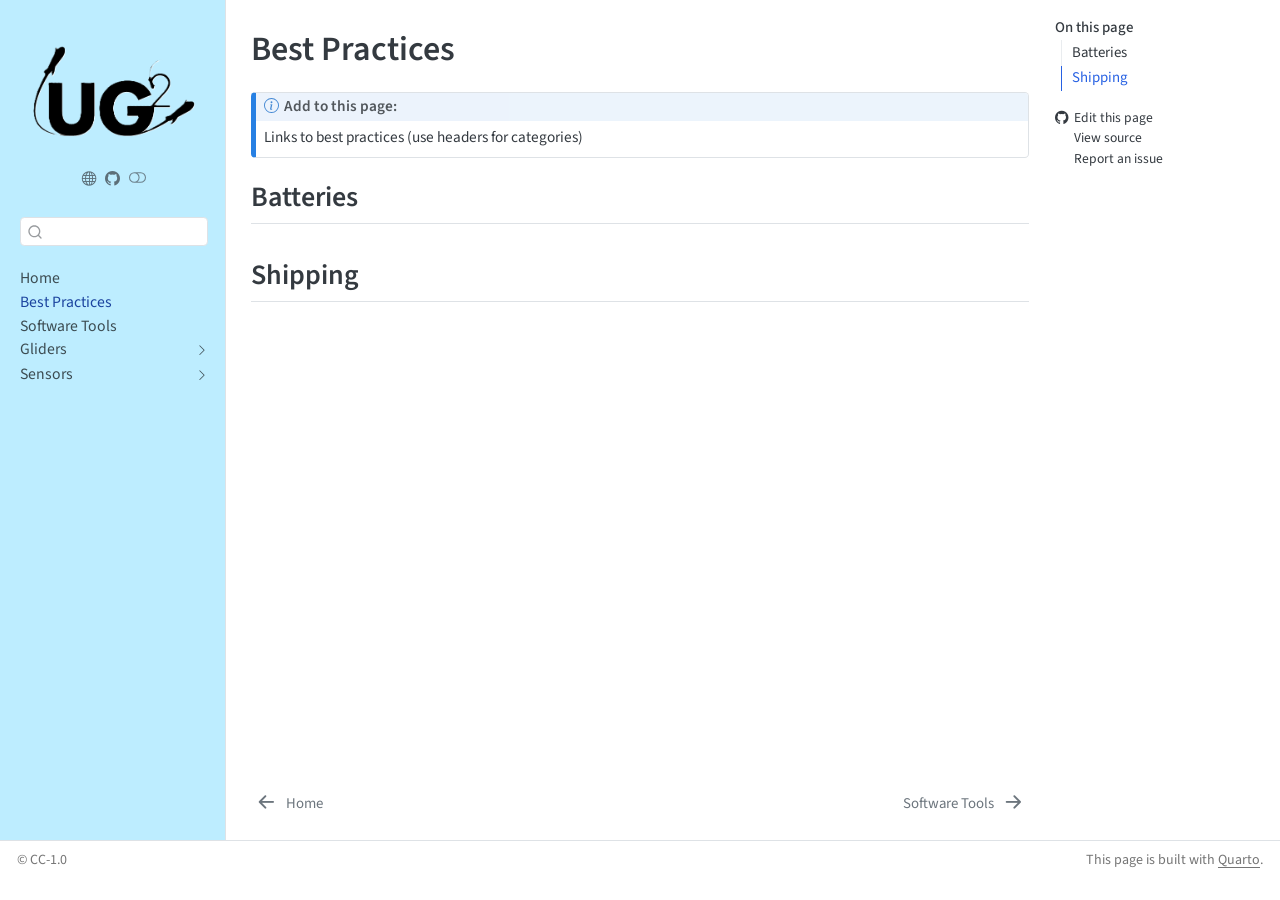
<file: content/best-practices.html>
<!DOCTYPE html>
<html xmlns="http://www.w3.org/1999/xhtml" lang="en" xml:lang="en"><head>

<meta charset="utf-8">
<meta name="generator" content="quarto-1.10.19">

<meta name="viewport" content="width=device-width, initial-scale=1.0, user-scalable=yes">


<title>Best Practices – UG2 Github Landing Page</title>
<style>
/* Default styles provided by pandoc.
** See https://pandoc.org/MANUAL.html#variables-for-html for config info.
*/
span.smallcaps{font-variant: small-caps;}
div.columns{display: flex; gap: 1.5em;}
div.column{flex: auto;}
@media screen {
div.columns{gap: min(4vw, 1.5em);}
div.column{overflow-x: auto;}
}
div.hanging-indent{margin-left: 1.5em; text-indent: -1.5em;}
ul.task-list{list-style: none;}
ul.task-list li input[type="checkbox"] {
  width: 0.8em;
  margin: 0 0.8em 0.2em -1em; /* quarto-specific, see https://github.com/quarto-dev/quarto-cli/issues/4556 */ 
  vertical-align: middle;
}
</style>


<script src="../site_libs/quarto-nav/quarto-nav.js"></script>
<script src="../site_libs/clipboard/clipboard.min.js"></script>
<script src="../site_libs/quarto-search/autocomplete.umd.js"></script>
<script src="../site_libs/quarto-search/fuse.min.js"></script>
<script src="../site_libs/quarto-search/quarto-search.js"></script>
<meta name="quarto:offset" content="../">
<link href="../content/software-tools.html" rel="next">
<link href="../index.html" rel="prev">
<link href="../images/favicon.ico" rel="icon">
<script src="../site_libs/quarto-html/quarto.js" type="module"></script>
<script src="../site_libs/quarto-html/tabsets/tabsets.js" type="module"></script>
<script src="../site_libs/quarto-html/popper.min.js"></script>
<script src="../site_libs/quarto-html/tippy.umd.min.js"></script>
<script src="../site_libs/quarto-html/anchor.min.js"></script>
<link href="../site_libs/quarto-html/tippy.css" rel="stylesheet">
<link href="../site_libs/quarto-html/quarto-syntax-highlighting-bf27225e3a48a9273f3daa8f8e829971.css" rel="stylesheet" class="quarto-color-scheme" id="quarto-text-highlighting-styles">
<link href="../site_libs/quarto-html/quarto-syntax-highlighting-dark-b626d73c4c936ccc3cb08be7d45d1df6.css" rel="stylesheet" class="quarto-color-scheme quarto-color-alternate" id="quarto-text-highlighting-styles">
<link href="../site_libs/quarto-html/quarto-syntax-highlighting-bf27225e3a48a9273f3daa8f8e829971.css" rel="stylesheet" class="quarto-color-scheme-extra" id="quarto-text-highlighting-styles">
<script src="../site_libs/bootstrap/bootstrap.min.js"></script>
<link href="../site_libs/bootstrap/bootstrap-icons.css" rel="stylesheet">
<link href="../site_libs/bootstrap/bootstrap-cd25cc630f030847dbf15e14af98990f.min.css" rel="stylesheet" append-hash="true" class="quarto-color-scheme" id="quarto-bootstrap" data-mode="light">
<link href="../site_libs/bootstrap/bootstrap-dark-d949c74a40ea39fb0bf3b5edfd17d417.min.css" rel="stylesheet" append-hash="true" class="quarto-color-scheme quarto-color-alternate" id="quarto-bootstrap" data-mode="dark">
<link href="../site_libs/bootstrap/bootstrap-cd25cc630f030847dbf15e14af98990f.min.css" rel="stylesheet" append-hash="true" class="quarto-color-scheme-extra" id="quarto-bootstrap" data-mode="light">
<script id="quarto-search-options" type="application/json">{
  "location": "sidebar",
  "copy-button": false,
  "collapse-after": 3,
  "panel-placement": "start",
  "type": "textbox",
  "limit": 50,
  "keyboard-shortcut": [
    "f",
    "/",
    "s"
  ],
  "show-item-context": false,
  "language": {
    "search-no-results-text": "No results",
    "search-matching-documents-text": "matching documents",
    "search-copy-link-title": "Copy link to search",
    "search-hide-matches-text": "Hide additional matches",
    "search-more-match-text": "more match in this document",
    "search-more-matches-text": "more matches in this document",
    "search-clear-button-title": "Clear",
    "search-text-placeholder": "",
    "search-detached-cancel-button-title": "Cancel",
    "search-submit-button-title": "Submit",
    "search-label": "Search"
  }
}</script>


</head>

<body class="nav-sidebar docked quarto-light"><script id="quarto-html-before-body" type="application/javascript">
    const toggleBodyColorMode = (bsSheetEl) => {
      const mode = bsSheetEl.getAttribute("data-mode");
      const bodyEl = window.document.querySelector("body");
      if (mode === "dark") {
        bodyEl.classList.add("quarto-dark");
        bodyEl.classList.remove("quarto-light");
      } else {
        bodyEl.classList.add("quarto-light");
        bodyEl.classList.remove("quarto-dark");
      }
    }
    const toggleBodyColorPrimary = () => {
      const bsSheetEl = window.document.querySelector("link#quarto-bootstrap:not([rel=disabled-stylesheet])");
      if (bsSheetEl) {
        toggleBodyColorMode(bsSheetEl);
      }
    }
    const setColorSchemeToggle = (alternate) => {
      const toggles = window.document.querySelectorAll('.quarto-color-scheme-toggle');
      for (let i=0; i < toggles.length; i++) {
        const toggle = toggles[i];
        if (toggle) {
          if (alternate) {
            toggle.classList.add("alternate");
          } else {
            toggle.classList.remove("alternate");
          }
        }
      }
    };
    const toggleColorMode = (alternate) => {
      // Switch the stylesheets
      const primaryStylesheets = window.document.querySelectorAll('link.quarto-color-scheme:not(.quarto-color-alternate)');
      const alternateStylesheets = window.document.querySelectorAll('link.quarto-color-scheme.quarto-color-alternate');
      manageTransitions('#quarto-margin-sidebar .nav-link', false);
      if (alternate) {
        // note: dark is layered on light, we don't disable primary!
        enableStylesheet(alternateStylesheets);
        for (const sheetNode of alternateStylesheets) {
          if (sheetNode.id === "quarto-bootstrap") {
            toggleBodyColorMode(sheetNode);
          }
        }
      } else {
        disableStylesheet(alternateStylesheets);
        enableStylesheet(primaryStylesheets)
        toggleBodyColorPrimary();
      }
      manageTransitions('#quarto-margin-sidebar .nav-link', true);
      // Switch the toggles
      setColorSchemeToggle(alternate)
      // Hack to workaround the fact that safari doesn't
      // properly recolor the scrollbar when toggling (#1455)
      if (navigator.userAgent.indexOf('Safari') > 0 && navigator.userAgent.indexOf('Chrome') == -1) {
        manageTransitions("body", false);
        window.scrollTo(0, 1);
        setTimeout(() => {
          window.scrollTo(0, 0);
          manageTransitions("body", true);
        }, 40);
      }
    }
    const disableStylesheet = (stylesheets) => {
      for (let i=0; i < stylesheets.length; i++) {
        const stylesheet = stylesheets[i];
        stylesheet.rel = 'disabled-stylesheet';
      }
    }
    const enableStylesheet = (stylesheets) => {
      for (let i=0; i < stylesheets.length; i++) {
        const stylesheet = stylesheets[i];
        if(stylesheet.rel !== 'stylesheet') { // for Chrome, which will still FOUC without this check
          stylesheet.rel = 'stylesheet';
        }
      }
    }
    const manageTransitions = (selector, allowTransitions) => {
      const els = window.document.querySelectorAll(selector);
      for (let i=0; i < els.length; i++) {
        const el = els[i];
        if (allowTransitions) {
          el.classList.remove('notransition');
        } else {
          el.classList.add('notransition');
        }
      }
    }
    const isFileUrl = () => {
      return window.location.protocol === 'file:';
    }
    const hasAlternateSentinel = () => {
      let styleSentinel = getColorSchemeSentinel();
      if (styleSentinel !== null) {
        return styleSentinel === "alternate";
      } else {
        return false;
      }
    }
    const setStyleSentinel = (alternate) => {
      const value = alternate ? "alternate" : "default";
      if (!isFileUrl()) {
        window.localStorage.setItem("quarto-color-scheme", value);
      } else {
        localAlternateSentinel = value;
      }
    }
    const getColorSchemeSentinel = () => {
      if (!isFileUrl()) {
        const storageValue = window.localStorage.getItem("quarto-color-scheme");
        return storageValue != null ? storageValue : localAlternateSentinel;
      } else {
        return localAlternateSentinel;
      }
    }
    const toggleGiscusIfUsed = (isAlternate, darkModeDefault) => {
      const baseTheme = document.querySelector('#giscus-base-theme')?.value ?? 'light';
      const alternateTheme = document.querySelector('#giscus-alt-theme')?.value ?? 'dark';
      let newTheme = '';
      if(authorPrefersDark) {
        newTheme = isAlternate ? baseTheme : alternateTheme;
      } else {
        newTheme = isAlternate ? alternateTheme : baseTheme;
      }
      const changeGiscusTheme = () => {
        // From: https://github.com/giscus/giscus/issues/336
        const sendMessage = (message) => {
          const iframe = document.querySelector('iframe.giscus-frame');
          if (!iframe) return;
          iframe.contentWindow.postMessage({ giscus: message }, 'https://giscus.app');
        }
        sendMessage({
          setConfig: {
            theme: newTheme
          }
        });
      }
      const isGiscussLoaded = window.document.querySelector('iframe.giscus-frame') !== null;
      if (isGiscussLoaded) {
        changeGiscusTheme();
      }
    };
    const authorPrefersDark = false;
    const darkModeDefault = authorPrefersDark;
      document.querySelector('link#quarto-text-highlighting-styles.quarto-color-scheme-extra').rel = 'disabled-stylesheet';
      document.querySelector('link#quarto-bootstrap.quarto-color-scheme-extra').rel = 'disabled-stylesheet';
    let localAlternateSentinel = darkModeDefault ? 'alternate' : 'default';
    // Dark / light mode switch
    window.quartoToggleColorScheme = () => {
      // Read the current dark / light value
      let toAlternate = !hasAlternateSentinel();
      toggleColorMode(toAlternate);
      setStyleSentinel(toAlternate);
      toggleGiscusIfUsed(toAlternate, darkModeDefault);
      window.dispatchEvent(new Event('resize'));
    };
    // Switch to dark mode if need be
    if (hasAlternateSentinel()) {
      toggleColorMode(true);
    } else {
      toggleColorMode(false);
    }
  </script>

<div id="quarto-search-results"></div>
  <header id="quarto-header" class="headroom fixed-top">
  <nav class="quarto-secondary-nav">
    <div class="container-fluid d-flex">
      <button type="button" class="quarto-btn-toggle btn" data-bs-toggle="collapse" role="button" data-bs-target=".quarto-sidebar-collapse-item" aria-controls="quarto-sidebar" aria-expanded="false" aria-label="Toggle sidebar navigation" onclick="if (window.quartoToggleHeadroom) { window.quartoToggleHeadroom(); }">
        <i class="bi bi-layout-text-sidebar-reverse"></i>
      </button>
        <nav class="quarto-page-breadcrumbs" aria-label="breadcrumb"><ol class="breadcrumb"><li class="breadcrumb-item"><a href="../content/best-practices.html">Best Practices</a></li></ol></nav>
        <a class="flex-grow-1" role="navigation" data-bs-toggle="collapse" data-bs-target=".quarto-sidebar-collapse-item" aria-controls="quarto-sidebar" aria-expanded="false" aria-label="Toggle sidebar navigation" onclick="if (window.quartoToggleHeadroom) { window.quartoToggleHeadroom(); }">      
        </a>
      <button type="button" class="btn quarto-search-button" aria-label="Search" onclick="window.quartoOpenSearch();">
        <i class="bi bi-search"></i>
      </button>
    </div>
  </nav>
</header>
<!-- content -->
<div id="quarto-content" class="quarto-container page-columns page-rows-contents page-layout-article">
<!-- sidebar -->
  <nav id="quarto-sidebar" class="sidebar collapse collapse-horizontal quarto-sidebar-collapse-item sidebar-navigation docked overflow-auto">
    <div class="pt-lg-2 mt-2 text-center sidebar-header">
      <a href="../index.html" class="sidebar-logo-link">
      <img src="../content/images/UG2_Option1_noBackground.png" alt="" class="sidebar-logo light-content py-0 d-lg-inline d-none">
      <img src="../content/images/UG2_Option1_noBackground.png" alt="" class="sidebar-logo dark-content py-0 d-lg-inline d-none">
      </a>
      <div class="sidebar-tools-main tools-wide">
    <a href="https://underwatergliders.org/" title="Underwater Glider User Group" class="quarto-navigation-tool px-1" aria-label="Underwater Glider User Group"><i class="bi bi-globe"></i></a>
    <a href="https://github.com/UG2-gliders/UG2-Community-Lab-Manual" title="UG2 Community Lab Manual GitHub Repository" class="quarto-navigation-tool px-1" aria-label="UG2 Community Lab Manual GitHub Repository"><i class="bi bi-github"></i></a>
  <a href="" class="quarto-color-scheme-toggle quarto-navigation-tool  px-1" onclick="window.quartoToggleColorScheme(); return false;" title="Toggle dark mode"><i class="bi"></i></a>
</div>
      </div>
        <div class="mt-2 flex-shrink-0 align-items-center">
        <div class="sidebar-search">
        <div id="quarto-search" class="" title="Search"></div>
        </div>
        </div>
    <div class="sidebar-menu-container"> 
    <ul class="list-unstyled mt-1">
        <li class="sidebar-item">
  <div class="sidebar-item-container"> 
  <a href="../index.html" class="sidebar-item-text sidebar-link">
 <span class="menu-text">Home</span></a>
  </div>
</li>
        <li class="sidebar-item">
  <div class="sidebar-item-container"> 
  <a href="../content/best-practices.html" class="sidebar-item-text sidebar-link active">
 <span class="menu-text">Best Practices</span></a>
  </div>
</li>
        <li class="sidebar-item">
  <div class="sidebar-item-container"> 
  <a href="../content/software-tools.html" class="sidebar-item-text sidebar-link">
 <span class="menu-text">Software Tools</span></a>
  </div>
</li>
        <li class="sidebar-item sidebar-item-section">
      <div class="sidebar-item-container"> 
            <a href="../content/gliders.html" class="sidebar-item-text sidebar-link">
 <span class="menu-text">Gliders</span></a>
          <a class="sidebar-item-toggle text-start collapsed" data-bs-toggle="collapse" data-bs-target="#quarto-sidebar-section-1" role="navigation" aria-expanded="false" aria-label="Toggle section">
            <i class="bi bi-chevron-right ms-2"></i>
          </a> 
      </div>
      <ul id="quarto-sidebar-section-1" class="collapse list-unstyled sidebar-section depth1 ">  
          <li class="sidebar-item">
  <div class="sidebar-item-container"> 
  <a href="../content/slocum.html" class="sidebar-item-text sidebar-link">
 <span class="menu-text">TW Slocum</span></a>
  </div>
</li>
          <li class="sidebar-item">
  <div class="sidebar-item-container"> 
  <a href="../content/seaglider.html" class="sidebar-item-text sidebar-link">
 <span class="menu-text">Seaglider</span></a>
  </div>
</li>
          <li class="sidebar-item">
  <div class="sidebar-item-container"> 
  <a href="../content/alseamar.html" class="sidebar-item-text sidebar-link">
 <span class="menu-text">Alseamar SeaExplorer</span></a>
  </div>
</li>
      </ul>
  </li>
        <li class="sidebar-item sidebar-item-section">
      <div class="sidebar-item-container"> 
            <a href="../content/sensors.html" class="sidebar-item-text sidebar-link">
 <span class="menu-text">Sensors</span></a>
          <a class="sidebar-item-toggle text-start collapsed" data-bs-toggle="collapse" data-bs-target="#quarto-sidebar-section-2" role="navigation" aria-expanded="false" aria-label="Toggle section">
            <i class="bi bi-chevron-right ms-2"></i>
          </a> 
      </div>
      <ul id="quarto-sidebar-section-2" class="collapse list-unstyled sidebar-section depth1 ">  
          <li class="sidebar-item">
  <div class="sidebar-item-container"> 
  <a href="../content/ctd.html" class="sidebar-item-text sidebar-link">
 <span class="menu-text">CTD</span></a>
  </div>
</li>
          <li class="sidebar-item">
  <div class="sidebar-item-container"> 
  <a href="../content/pam.html" class="sidebar-item-text sidebar-link">
 <span class="menu-text">PAM Sensors</span></a>
  </div>
</li>
      </ul>
  </li>
    </ul>
    </div>
</nav>
<div id="quarto-sidebar-glass" class="quarto-sidebar-collapse-item" data-bs-toggle="collapse" data-bs-target=".quarto-sidebar-collapse-item"></div>
<!-- margin-sidebar -->
    <div id="quarto-margin-sidebar" class="sidebar margin-sidebar">
        <nav id="TOC" role="doc-toc" class="toc-active">
    <h2 id="toc-title">On this page</h2>
   
  <ul>
  <li><a href="#batteries" id="toc-batteries" class="nav-link active" data-scroll-target="#batteries">Batteries</a></li>
  <li><a href="#shipping" id="toc-shipping" class="nav-link" data-scroll-target="#shipping">Shipping</a></li>
  </ul>
<div class="toc-actions"><ul><li><a href="https://github.com/UG2-gliders/UG2-Community-Lab-Manual/edit/main/content/best-practices.qmd" class="toc-action"><i class="bi bi-github"></i>Edit this page</a></li><li><a href="https://github.com/UG2-gliders/UG2-Community-Lab-Manual/blob/main/content/best-practices.qmd" class="toc-action"><i class="bi empty"></i>View source</a></li><li><a href="https://github.com/UG2-gliders/UG2-Community-Lab-Manual/issues/new" class="toc-action"><i class="bi empty"></i>Report an issue</a></li></ul></div></nav>
    </div>
<!-- main -->
<main class="content" id="quarto-document-content">


<header id="title-block-header" class="quarto-title-block default">
<div class="quarto-title">
<h1 class="title">Best Practices</h1>
</div>



<div class="quarto-title-meta">

    
  
    
  </div>
  


</header>


<div class="callout callout-style-default callout-note callout-titled">
<div class="callout-header d-flex align-content-center">
<div class="callout-icon-container">
<i class="callout-icon"></i>
</div>
<div class="callout-title-container flex-fill">
<span class="screen-reader-only">Note</span>Add to this page:
</div>
</div>
<div class="callout-body-container callout-body">
<p>Links to best practices (use headers for categories)</p>
</div>
</div>
<section id="batteries" class="level2">
<h2 class="anchored" data-anchor-id="batteries">Batteries</h2>
</section>
<section id="shipping" class="level2">
<h2 class="anchored" data-anchor-id="shipping">Shipping</h2>


</section>

</main> <!-- /main -->
<script id="quarto-html-after-body" type="application/javascript">
  window.document.addEventListener("DOMContentLoaded", function (event) {
    // Ensure there is a toggle, if there isn't float one in the top right
    if (window.document.querySelector('.quarto-color-scheme-toggle') === null) {
      const a = window.document.createElement('a');
      a.classList.add('top-right');
      a.classList.add('quarto-color-scheme-toggle');
      a.href = "";
      a.onclick = function() { try { window.quartoToggleColorScheme(); } catch {} return false; };
      const i = window.document.createElement("i");
      i.classList.add('bi');
      a.appendChild(i);
      window.document.body.appendChild(a);
    }
    setColorSchemeToggle(hasAlternateSentinel())
    const icon = "";
    const anchorJS = new window.AnchorJS();
    anchorJS.options = {
      placement: 'right',
      icon: icon
    };
    anchorJS.add('.anchored');
    const isCodeAnnotation = (el) => {
      for (const clz of el.classList) {
        if (clz.startsWith('code-annotation-')) {                     
          return true;
        }
      }
      return false;
    }
    const onCopySuccess = function(e) {
      // button target
      const button = e.trigger;
      // don't keep focus
      button.blur();
      // flash "checked"
      button.classList.add('code-copy-button-checked');
      var currentTitle = button.getAttribute("title");
      button.setAttribute("title", "Copied!");
      let tooltip;
      if (window.bootstrap) {
        button.setAttribute("data-bs-toggle", "tooltip");
        button.setAttribute("data-bs-placement", "left");
        button.setAttribute("data-bs-title", "Copied!");
        tooltip = new bootstrap.Tooltip(button, 
          { trigger: "manual", 
            customClass: "code-copy-button-tooltip",
            offset: [0, -8]});
        tooltip.show();    
      }
      setTimeout(function() {
        if (tooltip) {
          tooltip.hide();
          button.removeAttribute("data-bs-title");
          button.removeAttribute("data-bs-toggle");
          button.removeAttribute("data-bs-placement");
        }
        button.setAttribute("title", currentTitle);
        button.classList.remove('code-copy-button-checked');
      }, 1000);
      // clear code selection
      e.clearSelection();
    }
    const getTextToCopy = function(trigger) {
      const outerScaffold = trigger.parentElement.cloneNode(true);
      const codeEl = outerScaffold.querySelector('code');
      for (const childEl of codeEl.children) {
        if (isCodeAnnotation(childEl)) {
          childEl.remove();
        }
      }
      return codeEl.innerText;
    }
    const clipboard = new window.ClipboardJS('.code-copy-button:not([data-in-quarto-modal])', {
      text: getTextToCopy
    });
    clipboard.on('success', onCopySuccess);
    if (window.document.getElementById('quarto-embedded-source-code-modal')) {
      const clipboardModal = new window.ClipboardJS('.code-copy-button[data-in-quarto-modal]', {
        text: getTextToCopy,
        container: window.document.getElementById('quarto-embedded-source-code-modal')
      });
      clipboardModal.on('success', onCopySuccess);
    }
      var localhostRegex = new RegExp(/^(?:http|https):\/\/localhost\:?[0-9]*\//);
      var mailtoRegex = new RegExp(/^mailto:/);
        var filterRegex = new RegExp("https:\/\/ug2-gliders\.github\.io\/UG2-Community-Lab-Manual\/");
      var isInternal = (href) => {
          return filterRegex.test(href) || localhostRegex.test(href) || mailtoRegex.test(href);
      }
      // Inspect non-navigation links and adorn them if external
     var links = window.document.querySelectorAll('a[href]:not(.nav-link):not(.navbar-brand):not(.toc-action):not(.sidebar-link):not(.sidebar-item-toggle):not(.pagination-link):not(.no-external):not([aria-hidden]):not(.dropdown-item):not(.quarto-navigation-tool):not(.about-link)');
      for (var i=0; i<links.length; i++) {
        const link = links[i];
        if (!isInternal(link.href)) {
          // undo the damage that might have been done by quarto-nav.js in the case of
          // links that we want to consider external
          if (link.dataset.originalHref !== undefined) {
            link.href = link.dataset.originalHref;
          }
        }
      }
    function tippyHover(el, contentFn, onTriggerFn, onUntriggerFn) {
      const config = {
        allowHTML: true,
        maxWidth: 500,
        delay: 100,
        arrow: false,
        appendTo: function(el) {
            return el.parentElement;
        },
        interactive: true,
        interactiveBorder: 10,
        theme: 'quarto',
        placement: 'bottom-start',
      };
      if (contentFn) {
        config.content = contentFn;
      }
      if (onTriggerFn) {
        config.onTrigger = onTriggerFn;
      }
      if (onUntriggerFn) {
        config.onUntrigger = onUntriggerFn;
      }
      window.tippy(el, config); 
    }
    const noterefs = window.document.querySelectorAll('a[role="doc-noteref"]');
    for (var i=0; i<noterefs.length; i++) {
      const ref = noterefs[i];
      tippyHover(ref, function() {
        // use id or data attribute instead here
        let href = ref.getAttribute('data-footnote-href') || ref.getAttribute('href');
        try { href = new URL(href).hash; } catch {}
        const id = href.replace(/^#\/?/, "");
        const note = window.document.getElementById(id);
        if (note) {
          return note.innerHTML;
        } else {
          return "";
        }
      });
    }
    const xrefs = window.document.querySelectorAll('a.quarto-xref');
    const processXRef = (id, note) => {
      // Strip column container classes
      const stripColumnClz = (el) => {
        el.classList.remove("page-full", "page-columns");
        if (el.children) {
          for (const child of el.children) {
            stripColumnClz(child);
          }
        }
      }
      stripColumnClz(note)
      if (id === null || id.startsWith('sec-')) {
        // Special case sections, only their first couple elements
        const container = document.createElement("div");
        if (note.children && note.children.length > 2) {
          container.appendChild(note.children[0].cloneNode(true));
          for (let i = 1; i < note.children.length; i++) {
            const child = note.children[i];
            if (child.tagName === "P" && child.innerText === "") {
              continue;
            } else {
              container.appendChild(child.cloneNode(true));
              break;
            }
          }
          if (window.Quarto?.typesetMath) {
            window.Quarto.typesetMath(container);
          }
          return container.innerHTML
        } else {
          if (window.Quarto?.typesetMath) {
            window.Quarto.typesetMath(note);
          }
          return note.innerHTML;
        }
      } else {
        // Remove any anchor links if they are present
        const anchorLink = note.querySelector('a.anchorjs-link');
        if (anchorLink) {
          anchorLink.remove();
        }
        if (window.Quarto?.typesetMath) {
          window.Quarto.typesetMath(note);
        }
        if (note.classList.contains("callout")) {
          return note.outerHTML;
        } else {
          return note.innerHTML;
        }
      }
    }
    for (var i=0; i<xrefs.length; i++) {
      const xref = xrefs[i];
      tippyHover(xref, undefined, function(instance) {
        instance.disable();
        let url = xref.getAttribute('href');
        let hash = undefined; 
        if (url.startsWith('#')) {
          hash = url;
        } else {
          try { hash = new URL(url).hash; } catch {}
        }
        if (hash) {
          const id = hash.replace(/^#\/?/, "");
          const note = window.document.getElementById(id);
          if (note !== null) {
            try {
              const html = processXRef(id, note.cloneNode(true));
              instance.setContent(html);
            } finally {
              instance.enable();
              instance.show();
            }
          } else {
            // See if we can fetch this
            fetch(url.split('#')[0])
            .then(res => res.text())
            .then(html => {
              const parser = new DOMParser();
              const htmlDoc = parser.parseFromString(html, "text/html");
              const note = htmlDoc.getElementById(id);
              if (note !== null) {
                const html = processXRef(id, note);
                instance.setContent(html);
              } 
            }).finally(() => {
              instance.enable();
              instance.show();
            });
          }
        } else {
          // See if we can fetch a full url (with no hash to target)
          // This is a special case and we should probably do some content thinning / targeting
          fetch(url)
          .then(res => res.text())
          .then(html => {
            const parser = new DOMParser();
            const htmlDoc = parser.parseFromString(html, "text/html");
            const note = htmlDoc.querySelector('main.content');
            if (note !== null) {
              // This should only happen for chapter cross references
              // (since there is no id in the URL)
              // remove the first header
              if (note.children.length > 0 && note.children[0].tagName === "HEADER") {
                note.children[0].remove();
              }
              const html = processXRef(null, note);
              instance.setContent(html);
            } 
          }).finally(() => {
            instance.enable();
            instance.show();
          });
        }
      }, function(instance) {
      });
    }
        let selectedAnnoteEl;
        const selectorForAnnotation = ( cell, annotation) => {
          let cellAttr = 'data-code-cell="' + cell + '"';
          let lineAttr = 'data-code-annotation="' +  annotation + '"';
          const selector = 'span[' + cellAttr + '][' + lineAttr + ']';
          return selector;
        }
        const selectCodeLines = (annoteEl) => {
          const doc = window.document;
          const targetCell = annoteEl.getAttribute("data-target-cell");
          const targetAnnotation = annoteEl.getAttribute("data-target-annotation");
          const annoteSpan = window.document.querySelector(selectorForAnnotation(targetCell, targetAnnotation));
          const lines = annoteSpan.getAttribute("data-code-lines").split(",");
          const lineIds = lines.map((line) => {
            return targetCell + "-" + line;
          })
          let top = null;
          let height = null;
          let parent = null;
          if (lineIds.length > 0) {
              //compute the position of the single el (top and bottom and make a div)
              const el = window.document.getElementById(lineIds[0]);
              top = el.offsetTop;
              height = el.offsetHeight;
              parent = el.parentElement.parentElement;
            if (lineIds.length > 1) {
              const lastEl = window.document.getElementById(lineIds[lineIds.length - 1]);
              const bottom = lastEl.offsetTop + lastEl.offsetHeight;
              height = bottom - top;
            }
            if (top !== null && height !== null && parent !== null) {
              // cook up a div (if necessary) and position it 
              let div = window.document.getElementById("code-annotation-line-highlight");
              if (div === null) {
                div = window.document.createElement("div");
                div.setAttribute("id", "code-annotation-line-highlight");
                div.style.position = 'absolute';
                parent.appendChild(div);
              }
              div.style.top = top - 2 + "px";
              div.style.height = height + 4 + "px";
              div.style.left = 0;
              let gutterDiv = window.document.getElementById("code-annotation-line-highlight-gutter");
              if (gutterDiv === null) {
                gutterDiv = window.document.createElement("div");
                gutterDiv.setAttribute("id", "code-annotation-line-highlight-gutter");
                gutterDiv.style.position = 'absolute';
                const codeCell = window.document.getElementById(targetCell);
                const gutter = codeCell.querySelector('.code-annotation-gutter');
                gutter.appendChild(gutterDiv);
              }
              gutterDiv.style.top = top - 2 + "px";
              gutterDiv.style.height = height + 4 + "px";
            }
            selectedAnnoteEl = annoteEl;
          }
        };
        const unselectCodeLines = () => {
          const elementsIds = ["code-annotation-line-highlight", "code-annotation-line-highlight-gutter"];
          elementsIds.forEach((elId) => {
            const div = window.document.getElementById(elId);
            if (div) {
              div.remove();
            }
          });
          selectedAnnoteEl = undefined;
        };
          // Handle positioning of the toggle
      window.addEventListener(
        "resize",
        throttle(() => {
          elRect = undefined;
          if (selectedAnnoteEl) {
            selectCodeLines(selectedAnnoteEl);
          }
        }, 10)
      );
      function throttle(fn, ms) {
      let throttle = false;
      let timer;
        return (...args) => {
          if(!throttle) { // first call gets through
              fn.apply(this, args);
              throttle = true;
          } else { // all the others get throttled
              if(timer) clearTimeout(timer); // cancel #2
              timer = setTimeout(() => {
                fn.apply(this, args);
                timer = throttle = false;
              }, ms);
          }
        };
      }
        // Attach click handler to the DT
        const annoteDls = window.document.querySelectorAll('dt[data-target-cell]');
        for (const annoteDlNode of annoteDls) {
          annoteDlNode.addEventListener('click', (event) => {
            const clickedEl = event.target;
            if (clickedEl !== selectedAnnoteEl) {
              unselectCodeLines();
              const activeEl = window.document.querySelector('dt[data-target-cell].code-annotation-active');
              if (activeEl) {
                activeEl.classList.remove('code-annotation-active');
              }
              selectCodeLines(clickedEl);
              clickedEl.classList.add('code-annotation-active');
            } else {
              // Unselect the line
              unselectCodeLines();
              clickedEl.classList.remove('code-annotation-active');
            }
          });
        }
    const findCites = (el) => {
      const parentEl = el.parentElement;
      if (parentEl) {
        const cites = parentEl.dataset.cites;
        if (cites) {
          return {
            el,
            cites: cites.split(' ')
          };
        } else {
          return findCites(el.parentElement)
        }
      } else {
        return undefined;
      }
    };
    var bibliorefs = window.document.querySelectorAll('a[role="doc-biblioref"]');
    for (var i=0; i<bibliorefs.length; i++) {
      const ref = bibliorefs[i];
      const citeInfo = findCites(ref);
      if (citeInfo) {
        tippyHover(citeInfo.el, function() {
          var popup = window.document.createElement('div');
          citeInfo.cites.forEach(function(cite) {
            var citeDiv = window.document.createElement('div');
            citeDiv.classList.add('hanging-indent');
            citeDiv.classList.add('csl-entry');
            var biblioDiv = window.document.getElementById('ref-' + cite);
            if (biblioDiv) {
              citeDiv.innerHTML = biblioDiv.innerHTML;
            }
            popup.appendChild(citeDiv);
          });
          return popup.innerHTML;
        });
      }
    }
  });
  </script>
<nav class="page-navigation">
  <div class="nav-page nav-page-previous">
      <a href="../index.html" class="pagination-link" aria-label="Home">
        <i class="bi bi-arrow-left-short"></i> <span class="nav-page-text">Home</span>
      </a>          
  </div>
  <div class="nav-page nav-page-next">
      <a href="../content/software-tools.html" class="pagination-link" aria-label="Software Tools">
        <span class="nav-page-text">Software Tools</span> <i class="bi bi-arrow-right-short"></i>
      </a>
  </div>
</nav>
</div> <!-- /content -->
<footer class="footer">
  <div class="nav-footer">
    <div class="nav-footer-left">
<p>© CC-1.0</p>
</div>   
    <div class="nav-footer-center">
      &nbsp;
    <div class="toc-actions d-sm-block d-md-none"><ul><li><a href="https://github.com/UG2-gliders/UG2-Community-Lab-Manual/edit/main/content/best-practices.qmd" class="toc-action"><i class="bi bi-github"></i>Edit this page</a></li><li><a href="https://github.com/UG2-gliders/UG2-Community-Lab-Manual/blob/main/content/best-practices.qmd" class="toc-action"><i class="bi empty"></i>View source</a></li><li><a href="https://github.com/UG2-gliders/UG2-Community-Lab-Manual/issues/new" class="toc-action"><i class="bi empty"></i>Report an issue</a></li></ul></div></div>
    <div class="nav-footer-right">
<p>This page is built with <a href="https://quarto.org/">Quarto</a>.</p>
</div>
  </div>
</footer>




</body></html>
</file>
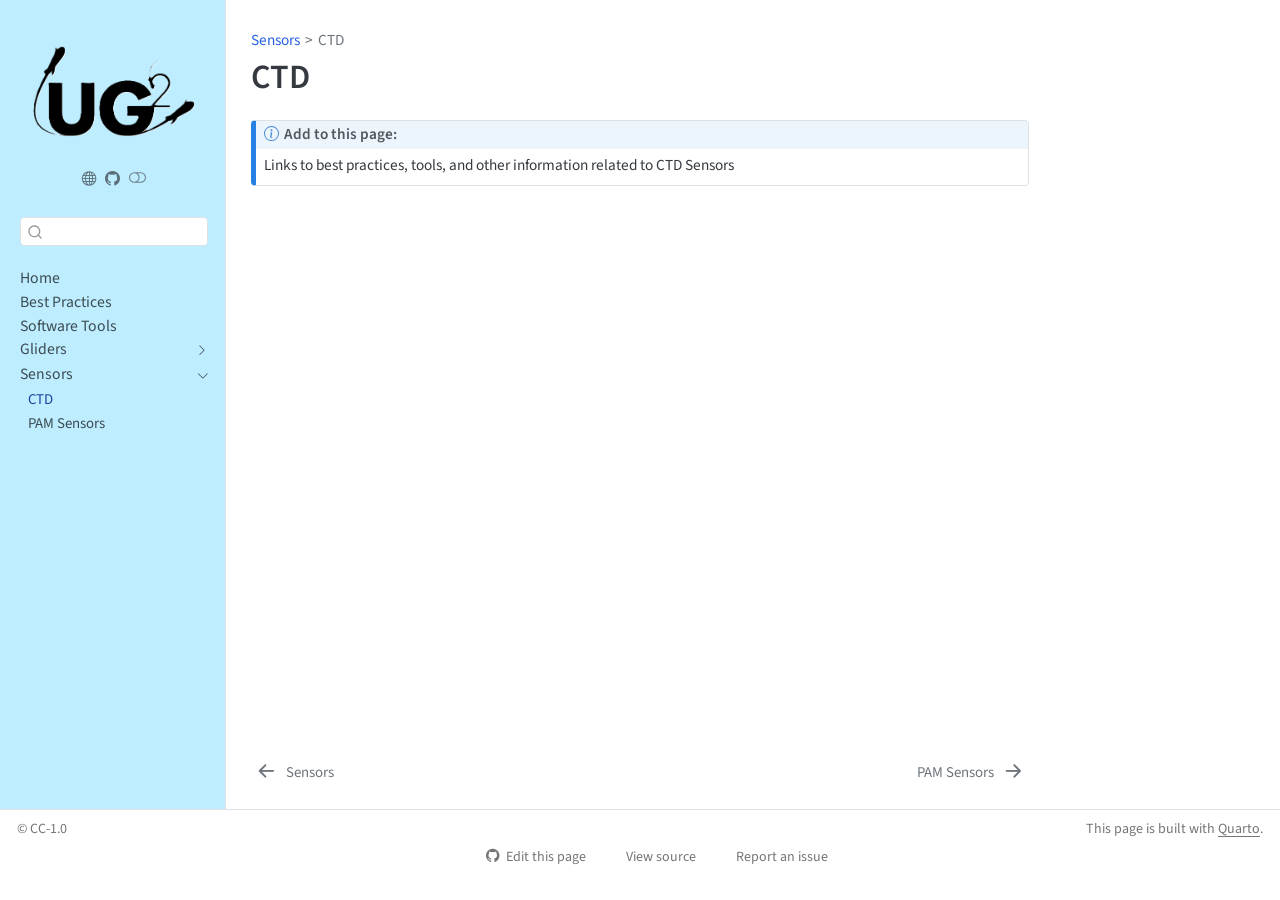
<file: content/ctd.html>
<!DOCTYPE html>
<html xmlns="http://www.w3.org/1999/xhtml" lang="en" xml:lang="en"><head>

<meta charset="utf-8">
<meta name="generator" content="quarto-1.10.19">

<meta name="viewport" content="width=device-width, initial-scale=1.0, user-scalable=yes">


<title>CTD – UG2 Github Landing Page</title>
<style>
/* Default styles provided by pandoc.
** See https://pandoc.org/MANUAL.html#variables-for-html for config info.
*/
span.smallcaps{font-variant: small-caps;}
div.columns{display: flex; gap: 1.5em;}
div.column{flex: auto;}
@media screen {
div.columns{gap: min(4vw, 1.5em);}
div.column{overflow-x: auto;}
}
div.hanging-indent{margin-left: 1.5em; text-indent: -1.5em;}
ul.task-list{list-style: none;}
ul.task-list li input[type="checkbox"] {
  width: 0.8em;
  margin: 0 0.8em 0.2em -1em; /* quarto-specific, see https://github.com/quarto-dev/quarto-cli/issues/4556 */ 
  vertical-align: middle;
}
</style>


<script src="../site_libs/quarto-nav/quarto-nav.js"></script>
<script src="../site_libs/clipboard/clipboard.min.js"></script>
<script src="../site_libs/quarto-search/autocomplete.umd.js"></script>
<script src="../site_libs/quarto-search/fuse.min.js"></script>
<script src="../site_libs/quarto-search/quarto-search.js"></script>
<meta name="quarto:offset" content="../">
<link href="../content/pam.html" rel="next">
<link href="../content/sensors.html" rel="prev">
<link href="../images/favicon.ico" rel="icon">
<script src="../site_libs/quarto-html/quarto.js" type="module"></script>
<script src="../site_libs/quarto-html/tabsets/tabsets.js" type="module"></script>
<script src="../site_libs/quarto-html/popper.min.js"></script>
<script src="../site_libs/quarto-html/tippy.umd.min.js"></script>
<script src="../site_libs/quarto-html/anchor.min.js"></script>
<link href="../site_libs/quarto-html/tippy.css" rel="stylesheet">
<link href="../site_libs/quarto-html/quarto-syntax-highlighting-bf27225e3a48a9273f3daa8f8e829971.css" rel="stylesheet" class="quarto-color-scheme" id="quarto-text-highlighting-styles">
<link href="../site_libs/quarto-html/quarto-syntax-highlighting-dark-b626d73c4c936ccc3cb08be7d45d1df6.css" rel="stylesheet" class="quarto-color-scheme quarto-color-alternate" id="quarto-text-highlighting-styles">
<link href="../site_libs/quarto-html/quarto-syntax-highlighting-bf27225e3a48a9273f3daa8f8e829971.css" rel="stylesheet" class="quarto-color-scheme-extra" id="quarto-text-highlighting-styles">
<script src="../site_libs/bootstrap/bootstrap.min.js"></script>
<link href="../site_libs/bootstrap/bootstrap-icons.css" rel="stylesheet">
<link href="../site_libs/bootstrap/bootstrap-cd25cc630f030847dbf15e14af98990f.min.css" rel="stylesheet" append-hash="true" class="quarto-color-scheme" id="quarto-bootstrap" data-mode="light">
<link href="../site_libs/bootstrap/bootstrap-dark-d949c74a40ea39fb0bf3b5edfd17d417.min.css" rel="stylesheet" append-hash="true" class="quarto-color-scheme quarto-color-alternate" id="quarto-bootstrap" data-mode="dark">
<link href="../site_libs/bootstrap/bootstrap-cd25cc630f030847dbf15e14af98990f.min.css" rel="stylesheet" append-hash="true" class="quarto-color-scheme-extra" id="quarto-bootstrap" data-mode="light">
<script id="quarto-search-options" type="application/json">{
  "location": "sidebar",
  "copy-button": false,
  "collapse-after": 3,
  "panel-placement": "start",
  "type": "textbox",
  "limit": 50,
  "keyboard-shortcut": [
    "f",
    "/",
    "s"
  ],
  "show-item-context": false,
  "language": {
    "search-no-results-text": "No results",
    "search-matching-documents-text": "matching documents",
    "search-copy-link-title": "Copy link to search",
    "search-hide-matches-text": "Hide additional matches",
    "search-more-match-text": "more match in this document",
    "search-more-matches-text": "more matches in this document",
    "search-clear-button-title": "Clear",
    "search-text-placeholder": "",
    "search-detached-cancel-button-title": "Cancel",
    "search-submit-button-title": "Submit",
    "search-label": "Search"
  }
}</script>


</head>

<body class="nav-sidebar docked quarto-light"><script id="quarto-html-before-body" type="application/javascript">
    const toggleBodyColorMode = (bsSheetEl) => {
      const mode = bsSheetEl.getAttribute("data-mode");
      const bodyEl = window.document.querySelector("body");
      if (mode === "dark") {
        bodyEl.classList.add("quarto-dark");
        bodyEl.classList.remove("quarto-light");
      } else {
        bodyEl.classList.add("quarto-light");
        bodyEl.classList.remove("quarto-dark");
      }
    }
    const toggleBodyColorPrimary = () => {
      const bsSheetEl = window.document.querySelector("link#quarto-bootstrap:not([rel=disabled-stylesheet])");
      if (bsSheetEl) {
        toggleBodyColorMode(bsSheetEl);
      }
    }
    const setColorSchemeToggle = (alternate) => {
      const toggles = window.document.querySelectorAll('.quarto-color-scheme-toggle');
      for (let i=0; i < toggles.length; i++) {
        const toggle = toggles[i];
        if (toggle) {
          if (alternate) {
            toggle.classList.add("alternate");
          } else {
            toggle.classList.remove("alternate");
          }
        }
      }
    };
    const toggleColorMode = (alternate) => {
      // Switch the stylesheets
      const primaryStylesheets = window.document.querySelectorAll('link.quarto-color-scheme:not(.quarto-color-alternate)');
      const alternateStylesheets = window.document.querySelectorAll('link.quarto-color-scheme.quarto-color-alternate');
      manageTransitions('#quarto-margin-sidebar .nav-link', false);
      if (alternate) {
        // note: dark is layered on light, we don't disable primary!
        enableStylesheet(alternateStylesheets);
        for (const sheetNode of alternateStylesheets) {
          if (sheetNode.id === "quarto-bootstrap") {
            toggleBodyColorMode(sheetNode);
          }
        }
      } else {
        disableStylesheet(alternateStylesheets);
        enableStylesheet(primaryStylesheets)
        toggleBodyColorPrimary();
      }
      manageTransitions('#quarto-margin-sidebar .nav-link', true);
      // Switch the toggles
      setColorSchemeToggle(alternate)
      // Hack to workaround the fact that safari doesn't
      // properly recolor the scrollbar when toggling (#1455)
      if (navigator.userAgent.indexOf('Safari') > 0 && navigator.userAgent.indexOf('Chrome') == -1) {
        manageTransitions("body", false);
        window.scrollTo(0, 1);
        setTimeout(() => {
          window.scrollTo(0, 0);
          manageTransitions("body", true);
        }, 40);
      }
    }
    const disableStylesheet = (stylesheets) => {
      for (let i=0; i < stylesheets.length; i++) {
        const stylesheet = stylesheets[i];
        stylesheet.rel = 'disabled-stylesheet';
      }
    }
    const enableStylesheet = (stylesheets) => {
      for (let i=0; i < stylesheets.length; i++) {
        const stylesheet = stylesheets[i];
        if(stylesheet.rel !== 'stylesheet') { // for Chrome, which will still FOUC without this check
          stylesheet.rel = 'stylesheet';
        }
      }
    }
    const manageTransitions = (selector, allowTransitions) => {
      const els = window.document.querySelectorAll(selector);
      for (let i=0; i < els.length; i++) {
        const el = els[i];
        if (allowTransitions) {
          el.classList.remove('notransition');
        } else {
          el.classList.add('notransition');
        }
      }
    }
    const isFileUrl = () => {
      return window.location.protocol === 'file:';
    }
    const hasAlternateSentinel = () => {
      let styleSentinel = getColorSchemeSentinel();
      if (styleSentinel !== null) {
        return styleSentinel === "alternate";
      } else {
        return false;
      }
    }
    const setStyleSentinel = (alternate) => {
      const value = alternate ? "alternate" : "default";
      if (!isFileUrl()) {
        window.localStorage.setItem("quarto-color-scheme", value);
      } else {
        localAlternateSentinel = value;
      }
    }
    const getColorSchemeSentinel = () => {
      if (!isFileUrl()) {
        const storageValue = window.localStorage.getItem("quarto-color-scheme");
        return storageValue != null ? storageValue : localAlternateSentinel;
      } else {
        return localAlternateSentinel;
      }
    }
    const toggleGiscusIfUsed = (isAlternate, darkModeDefault) => {
      const baseTheme = document.querySelector('#giscus-base-theme')?.value ?? 'light';
      const alternateTheme = document.querySelector('#giscus-alt-theme')?.value ?? 'dark';
      let newTheme = '';
      if(authorPrefersDark) {
        newTheme = isAlternate ? baseTheme : alternateTheme;
      } else {
        newTheme = isAlternate ? alternateTheme : baseTheme;
      }
      const changeGiscusTheme = () => {
        // From: https://github.com/giscus/giscus/issues/336
        const sendMessage = (message) => {
          const iframe = document.querySelector('iframe.giscus-frame');
          if (!iframe) return;
          iframe.contentWindow.postMessage({ giscus: message }, 'https://giscus.app');
        }
        sendMessage({
          setConfig: {
            theme: newTheme
          }
        });
      }
      const isGiscussLoaded = window.document.querySelector('iframe.giscus-frame') !== null;
      if (isGiscussLoaded) {
        changeGiscusTheme();
      }
    };
    const authorPrefersDark = false;
    const darkModeDefault = authorPrefersDark;
      document.querySelector('link#quarto-text-highlighting-styles.quarto-color-scheme-extra').rel = 'disabled-stylesheet';
      document.querySelector('link#quarto-bootstrap.quarto-color-scheme-extra').rel = 'disabled-stylesheet';
    let localAlternateSentinel = darkModeDefault ? 'alternate' : 'default';
    // Dark / light mode switch
    window.quartoToggleColorScheme = () => {
      // Read the current dark / light value
      let toAlternate = !hasAlternateSentinel();
      toggleColorMode(toAlternate);
      setStyleSentinel(toAlternate);
      toggleGiscusIfUsed(toAlternate, darkModeDefault);
      window.dispatchEvent(new Event('resize'));
    };
    // Switch to dark mode if need be
    if (hasAlternateSentinel()) {
      toggleColorMode(true);
    } else {
      toggleColorMode(false);
    }
  </script>

<div id="quarto-search-results"></div>
  <header id="quarto-header" class="headroom fixed-top">
  <nav class="quarto-secondary-nav">
    <div class="container-fluid d-flex">
      <button type="button" class="quarto-btn-toggle btn" data-bs-toggle="collapse" role="button" data-bs-target=".quarto-sidebar-collapse-item" aria-controls="quarto-sidebar" aria-expanded="false" aria-label="Toggle sidebar navigation" onclick="if (window.quartoToggleHeadroom) { window.quartoToggleHeadroom(); }">
        <i class="bi bi-layout-text-sidebar-reverse"></i>
      </button>
        <nav class="quarto-page-breadcrumbs" aria-label="breadcrumb"><ol class="breadcrumb"><li class="breadcrumb-item"><a href="../content/sensors.html">Sensors</a></li><li class="breadcrumb-item"><a href="../content/ctd.html">CTD</a></li></ol></nav>
        <a class="flex-grow-1" role="navigation" data-bs-toggle="collapse" data-bs-target=".quarto-sidebar-collapse-item" aria-controls="quarto-sidebar" aria-expanded="false" aria-label="Toggle sidebar navigation" onclick="if (window.quartoToggleHeadroom) { window.quartoToggleHeadroom(); }">      
        </a>
      <button type="button" class="btn quarto-search-button" aria-label="Search" onclick="window.quartoOpenSearch();">
        <i class="bi bi-search"></i>
      </button>
    </div>
  </nav>
</header>
<!-- content -->
<div id="quarto-content" class="quarto-container page-columns page-rows-contents page-layout-article">
<!-- sidebar -->
  <nav id="quarto-sidebar" class="sidebar collapse collapse-horizontal quarto-sidebar-collapse-item sidebar-navigation docked overflow-auto">
    <div class="pt-lg-2 mt-2 text-center sidebar-header">
      <a href="../index.html" class="sidebar-logo-link">
      <img src="../content/images/UG2_Option1_noBackground.png" alt="" class="sidebar-logo light-content py-0 d-lg-inline d-none">
      <img src="../content/images/UG2_Option1_noBackground.png" alt="" class="sidebar-logo dark-content py-0 d-lg-inline d-none">
      </a>
      <div class="sidebar-tools-main tools-wide">
    <a href="https://underwatergliders.org/" title="Underwater Glider User Group" class="quarto-navigation-tool px-1" aria-label="Underwater Glider User Group"><i class="bi bi-globe"></i></a>
    <a href="https://github.com/UG2-gliders/UG2-Community-Lab-Manual" title="UG2 Community Lab Manual GitHub Repository" class="quarto-navigation-tool px-1" aria-label="UG2 Community Lab Manual GitHub Repository"><i class="bi bi-github"></i></a>
  <a href="" class="quarto-color-scheme-toggle quarto-navigation-tool  px-1" onclick="window.quartoToggleColorScheme(); return false;" title="Toggle dark mode"><i class="bi"></i></a>
</div>
      </div>
        <div class="mt-2 flex-shrink-0 align-items-center">
        <div class="sidebar-search">
        <div id="quarto-search" class="" title="Search"></div>
        </div>
        </div>
    <div class="sidebar-menu-container"> 
    <ul class="list-unstyled mt-1">
        <li class="sidebar-item">
  <div class="sidebar-item-container"> 
  <a href="../index.html" class="sidebar-item-text sidebar-link">
 <span class="menu-text">Home</span></a>
  </div>
</li>
        <li class="sidebar-item">
  <div class="sidebar-item-container"> 
  <a href="../content/best-practices.html" class="sidebar-item-text sidebar-link">
 <span class="menu-text">Best Practices</span></a>
  </div>
</li>
        <li class="sidebar-item">
  <div class="sidebar-item-container"> 
  <a href="../content/software-tools.html" class="sidebar-item-text sidebar-link">
 <span class="menu-text">Software Tools</span></a>
  </div>
</li>
        <li class="sidebar-item sidebar-item-section">
      <div class="sidebar-item-container"> 
            <a href="../content/gliders.html" class="sidebar-item-text sidebar-link">
 <span class="menu-text">Gliders</span></a>
          <a class="sidebar-item-toggle text-start collapsed" data-bs-toggle="collapse" data-bs-target="#quarto-sidebar-section-1" role="navigation" aria-expanded="false" aria-label="Toggle section">
            <i class="bi bi-chevron-right ms-2"></i>
          </a> 
      </div>
      <ul id="quarto-sidebar-section-1" class="collapse list-unstyled sidebar-section depth1 ">  
          <li class="sidebar-item">
  <div class="sidebar-item-container"> 
  <a href="../content/slocum.html" class="sidebar-item-text sidebar-link">
 <span class="menu-text">TW Slocum</span></a>
  </div>
</li>
          <li class="sidebar-item">
  <div class="sidebar-item-container"> 
  <a href="../content/seaglider.html" class="sidebar-item-text sidebar-link">
 <span class="menu-text">Seaglider</span></a>
  </div>
</li>
          <li class="sidebar-item">
  <div class="sidebar-item-container"> 
  <a href="../content/alseamar.html" class="sidebar-item-text sidebar-link">
 <span class="menu-text">Alseamar SeaExplorer</span></a>
  </div>
</li>
      </ul>
  </li>
        <li class="sidebar-item sidebar-item-section">
      <div class="sidebar-item-container"> 
            <a href="../content/sensors.html" class="sidebar-item-text sidebar-link">
 <span class="menu-text">Sensors</span></a>
          <a class="sidebar-item-toggle text-start" data-bs-toggle="collapse" data-bs-target="#quarto-sidebar-section-2" role="navigation" aria-expanded="true" aria-label="Toggle section">
            <i class="bi bi-chevron-right ms-2"></i>
          </a> 
      </div>
      <ul id="quarto-sidebar-section-2" class="collapse list-unstyled sidebar-section depth1 show">  
          <li class="sidebar-item">
  <div class="sidebar-item-container"> 
  <a href="../content/ctd.html" class="sidebar-item-text sidebar-link active">
 <span class="menu-text">CTD</span></a>
  </div>
</li>
          <li class="sidebar-item">
  <div class="sidebar-item-container"> 
  <a href="../content/pam.html" class="sidebar-item-text sidebar-link">
 <span class="menu-text">PAM Sensors</span></a>
  </div>
</li>
      </ul>
  </li>
    </ul>
    </div>
</nav>
<div id="quarto-sidebar-glass" class="quarto-sidebar-collapse-item" data-bs-toggle="collapse" data-bs-target=".quarto-sidebar-collapse-item"></div>
<!-- margin-sidebar -->
    <div id="quarto-margin-sidebar" class="sidebar margin-sidebar zindex-bottom">
        
    </div>
<!-- main -->
<main class="content" id="quarto-document-content">


<header id="title-block-header" class="quarto-title-block default"><nav class="quarto-page-breadcrumbs quarto-title-breadcrumbs d-none d-lg-block" aria-label="breadcrumb"><ol class="breadcrumb"><li class="breadcrumb-item"><a href="../content/sensors.html">Sensors</a></li><li class="breadcrumb-item"><a href="../content/ctd.html">CTD</a></li></ol></nav>
<div class="quarto-title">
<h1 class="title">CTD</h1>
</div>



<div class="quarto-title-meta">

    
  
    
  </div>
  


</header>


<div class="callout callout-style-default callout-note callout-titled">
<div class="callout-header d-flex align-content-center">
<div class="callout-icon-container">
<i class="callout-icon"></i>
</div>
<div class="callout-title-container flex-fill">
<span class="screen-reader-only">Note</span>Add to this page:
</div>
</div>
<div class="callout-body-container callout-body">
<p>Links to best practices, tools, and other information related to CTD Sensors</p>
</div>
</div>



</main> <!-- /main -->
<script id="quarto-html-after-body" type="application/javascript">
  window.document.addEventListener("DOMContentLoaded", function (event) {
    // Ensure there is a toggle, if there isn't float one in the top right
    if (window.document.querySelector('.quarto-color-scheme-toggle') === null) {
      const a = window.document.createElement('a');
      a.classList.add('top-right');
      a.classList.add('quarto-color-scheme-toggle');
      a.href = "";
      a.onclick = function() { try { window.quartoToggleColorScheme(); } catch {} return false; };
      const i = window.document.createElement("i");
      i.classList.add('bi');
      a.appendChild(i);
      window.document.body.appendChild(a);
    }
    setColorSchemeToggle(hasAlternateSentinel())
    const icon = "";
    const anchorJS = new window.AnchorJS();
    anchorJS.options = {
      placement: 'right',
      icon: icon
    };
    anchorJS.add('.anchored');
    const isCodeAnnotation = (el) => {
      for (const clz of el.classList) {
        if (clz.startsWith('code-annotation-')) {                     
          return true;
        }
      }
      return false;
    }
    const onCopySuccess = function(e) {
      // button target
      const button = e.trigger;
      // don't keep focus
      button.blur();
      // flash "checked"
      button.classList.add('code-copy-button-checked');
      var currentTitle = button.getAttribute("title");
      button.setAttribute("title", "Copied!");
      let tooltip;
      if (window.bootstrap) {
        button.setAttribute("data-bs-toggle", "tooltip");
        button.setAttribute("data-bs-placement", "left");
        button.setAttribute("data-bs-title", "Copied!");
        tooltip = new bootstrap.Tooltip(button, 
          { trigger: "manual", 
            customClass: "code-copy-button-tooltip",
            offset: [0, -8]});
        tooltip.show();    
      }
      setTimeout(function() {
        if (tooltip) {
          tooltip.hide();
          button.removeAttribute("data-bs-title");
          button.removeAttribute("data-bs-toggle");
          button.removeAttribute("data-bs-placement");
        }
        button.setAttribute("title", currentTitle);
        button.classList.remove('code-copy-button-checked');
      }, 1000);
      // clear code selection
      e.clearSelection();
    }
    const getTextToCopy = function(trigger) {
      const outerScaffold = trigger.parentElement.cloneNode(true);
      const codeEl = outerScaffold.querySelector('code');
      for (const childEl of codeEl.children) {
        if (isCodeAnnotation(childEl)) {
          childEl.remove();
        }
      }
      return codeEl.innerText;
    }
    const clipboard = new window.ClipboardJS('.code-copy-button:not([data-in-quarto-modal])', {
      text: getTextToCopy
    });
    clipboard.on('success', onCopySuccess);
    if (window.document.getElementById('quarto-embedded-source-code-modal')) {
      const clipboardModal = new window.ClipboardJS('.code-copy-button[data-in-quarto-modal]', {
        text: getTextToCopy,
        container: window.document.getElementById('quarto-embedded-source-code-modal')
      });
      clipboardModal.on('success', onCopySuccess);
    }
      var localhostRegex = new RegExp(/^(?:http|https):\/\/localhost\:?[0-9]*\//);
      var mailtoRegex = new RegExp(/^mailto:/);
        var filterRegex = new RegExp("https:\/\/ug2-gliders\.github\.io\/UG2-Community-Lab-Manual\/");
      var isInternal = (href) => {
          return filterRegex.test(href) || localhostRegex.test(href) || mailtoRegex.test(href);
      }
      // Inspect non-navigation links and adorn them if external
     var links = window.document.querySelectorAll('a[href]:not(.nav-link):not(.navbar-brand):not(.toc-action):not(.sidebar-link):not(.sidebar-item-toggle):not(.pagination-link):not(.no-external):not([aria-hidden]):not(.dropdown-item):not(.quarto-navigation-tool):not(.about-link)');
      for (var i=0; i<links.length; i++) {
        const link = links[i];
        if (!isInternal(link.href)) {
          // undo the damage that might have been done by quarto-nav.js in the case of
          // links that we want to consider external
          if (link.dataset.originalHref !== undefined) {
            link.href = link.dataset.originalHref;
          }
        }
      }
    function tippyHover(el, contentFn, onTriggerFn, onUntriggerFn) {
      const config = {
        allowHTML: true,
        maxWidth: 500,
        delay: 100,
        arrow: false,
        appendTo: function(el) {
            return el.parentElement;
        },
        interactive: true,
        interactiveBorder: 10,
        theme: 'quarto',
        placement: 'bottom-start',
      };
      if (contentFn) {
        config.content = contentFn;
      }
      if (onTriggerFn) {
        config.onTrigger = onTriggerFn;
      }
      if (onUntriggerFn) {
        config.onUntrigger = onUntriggerFn;
      }
      window.tippy(el, config); 
    }
    const noterefs = window.document.querySelectorAll('a[role="doc-noteref"]');
    for (var i=0; i<noterefs.length; i++) {
      const ref = noterefs[i];
      tippyHover(ref, function() {
        // use id or data attribute instead here
        let href = ref.getAttribute('data-footnote-href') || ref.getAttribute('href');
        try { href = new URL(href).hash; } catch {}
        const id = href.replace(/^#\/?/, "");
        const note = window.document.getElementById(id);
        if (note) {
          return note.innerHTML;
        } else {
          return "";
        }
      });
    }
    const xrefs = window.document.querySelectorAll('a.quarto-xref');
    const processXRef = (id, note) => {
      // Strip column container classes
      const stripColumnClz = (el) => {
        el.classList.remove("page-full", "page-columns");
        if (el.children) {
          for (const child of el.children) {
            stripColumnClz(child);
          }
        }
      }
      stripColumnClz(note)
      if (id === null || id.startsWith('sec-')) {
        // Special case sections, only their first couple elements
        const container = document.createElement("div");
        if (note.children && note.children.length > 2) {
          container.appendChild(note.children[0].cloneNode(true));
          for (let i = 1; i < note.children.length; i++) {
            const child = note.children[i];
            if (child.tagName === "P" && child.innerText === "") {
              continue;
            } else {
              container.appendChild(child.cloneNode(true));
              break;
            }
          }
          if (window.Quarto?.typesetMath) {
            window.Quarto.typesetMath(container);
          }
          return container.innerHTML
        } else {
          if (window.Quarto?.typesetMath) {
            window.Quarto.typesetMath(note);
          }
          return note.innerHTML;
        }
      } else {
        // Remove any anchor links if they are present
        const anchorLink = note.querySelector('a.anchorjs-link');
        if (anchorLink) {
          anchorLink.remove();
        }
        if (window.Quarto?.typesetMath) {
          window.Quarto.typesetMath(note);
        }
        if (note.classList.contains("callout")) {
          return note.outerHTML;
        } else {
          return note.innerHTML;
        }
      }
    }
    for (var i=0; i<xrefs.length; i++) {
      const xref = xrefs[i];
      tippyHover(xref, undefined, function(instance) {
        instance.disable();
        let url = xref.getAttribute('href');
        let hash = undefined; 
        if (url.startsWith('#')) {
          hash = url;
        } else {
          try { hash = new URL(url).hash; } catch {}
        }
        if (hash) {
          const id = hash.replace(/^#\/?/, "");
          const note = window.document.getElementById(id);
          if (note !== null) {
            try {
              const html = processXRef(id, note.cloneNode(true));
              instance.setContent(html);
            } finally {
              instance.enable();
              instance.show();
            }
          } else {
            // See if we can fetch this
            fetch(url.split('#')[0])
            .then(res => res.text())
            .then(html => {
              const parser = new DOMParser();
              const htmlDoc = parser.parseFromString(html, "text/html");
              const note = htmlDoc.getElementById(id);
              if (note !== null) {
                const html = processXRef(id, note);
                instance.setContent(html);
              } 
            }).finally(() => {
              instance.enable();
              instance.show();
            });
          }
        } else {
          // See if we can fetch a full url (with no hash to target)
          // This is a special case and we should probably do some content thinning / targeting
          fetch(url)
          .then(res => res.text())
          .then(html => {
            const parser = new DOMParser();
            const htmlDoc = parser.parseFromString(html, "text/html");
            const note = htmlDoc.querySelector('main.content');
            if (note !== null) {
              // This should only happen for chapter cross references
              // (since there is no id in the URL)
              // remove the first header
              if (note.children.length > 0 && note.children[0].tagName === "HEADER") {
                note.children[0].remove();
              }
              const html = processXRef(null, note);
              instance.setContent(html);
            } 
          }).finally(() => {
            instance.enable();
            instance.show();
          });
        }
      }, function(instance) {
      });
    }
        let selectedAnnoteEl;
        const selectorForAnnotation = ( cell, annotation) => {
          let cellAttr = 'data-code-cell="' + cell + '"';
          let lineAttr = 'data-code-annotation="' +  annotation + '"';
          const selector = 'span[' + cellAttr + '][' + lineAttr + ']';
          return selector;
        }
        const selectCodeLines = (annoteEl) => {
          const doc = window.document;
          const targetCell = annoteEl.getAttribute("data-target-cell");
          const targetAnnotation = annoteEl.getAttribute("data-target-annotation");
          const annoteSpan = window.document.querySelector(selectorForAnnotation(targetCell, targetAnnotation));
          const lines = annoteSpan.getAttribute("data-code-lines").split(",");
          const lineIds = lines.map((line) => {
            return targetCell + "-" + line;
          })
          let top = null;
          let height = null;
          let parent = null;
          if (lineIds.length > 0) {
              //compute the position of the single el (top and bottom and make a div)
              const el = window.document.getElementById(lineIds[0]);
              top = el.offsetTop;
              height = el.offsetHeight;
              parent = el.parentElement.parentElement;
            if (lineIds.length > 1) {
              const lastEl = window.document.getElementById(lineIds[lineIds.length - 1]);
              const bottom = lastEl.offsetTop + lastEl.offsetHeight;
              height = bottom - top;
            }
            if (top !== null && height !== null && parent !== null) {
              // cook up a div (if necessary) and position it 
              let div = window.document.getElementById("code-annotation-line-highlight");
              if (div === null) {
                div = window.document.createElement("div");
                div.setAttribute("id", "code-annotation-line-highlight");
                div.style.position = 'absolute';
                parent.appendChild(div);
              }
              div.style.top = top - 2 + "px";
              div.style.height = height + 4 + "px";
              div.style.left = 0;
              let gutterDiv = window.document.getElementById("code-annotation-line-highlight-gutter");
              if (gutterDiv === null) {
                gutterDiv = window.document.createElement("div");
                gutterDiv.setAttribute("id", "code-annotation-line-highlight-gutter");
                gutterDiv.style.position = 'absolute';
                const codeCell = window.document.getElementById(targetCell);
                const gutter = codeCell.querySelector('.code-annotation-gutter');
                gutter.appendChild(gutterDiv);
              }
              gutterDiv.style.top = top - 2 + "px";
              gutterDiv.style.height = height + 4 + "px";
            }
            selectedAnnoteEl = annoteEl;
          }
        };
        const unselectCodeLines = () => {
          const elementsIds = ["code-annotation-line-highlight", "code-annotation-line-highlight-gutter"];
          elementsIds.forEach((elId) => {
            const div = window.document.getElementById(elId);
            if (div) {
              div.remove();
            }
          });
          selectedAnnoteEl = undefined;
        };
          // Handle positioning of the toggle
      window.addEventListener(
        "resize",
        throttle(() => {
          elRect = undefined;
          if (selectedAnnoteEl) {
            selectCodeLines(selectedAnnoteEl);
          }
        }, 10)
      );
      function throttle(fn, ms) {
      let throttle = false;
      let timer;
        return (...args) => {
          if(!throttle) { // first call gets through
              fn.apply(this, args);
              throttle = true;
          } else { // all the others get throttled
              if(timer) clearTimeout(timer); // cancel #2
              timer = setTimeout(() => {
                fn.apply(this, args);
                timer = throttle = false;
              }, ms);
          }
        };
      }
        // Attach click handler to the DT
        const annoteDls = window.document.querySelectorAll('dt[data-target-cell]');
        for (const annoteDlNode of annoteDls) {
          annoteDlNode.addEventListener('click', (event) => {
            const clickedEl = event.target;
            if (clickedEl !== selectedAnnoteEl) {
              unselectCodeLines();
              const activeEl = window.document.querySelector('dt[data-target-cell].code-annotation-active');
              if (activeEl) {
                activeEl.classList.remove('code-annotation-active');
              }
              selectCodeLines(clickedEl);
              clickedEl.classList.add('code-annotation-active');
            } else {
              // Unselect the line
              unselectCodeLines();
              clickedEl.classList.remove('code-annotation-active');
            }
          });
        }
    const findCites = (el) => {
      const parentEl = el.parentElement;
      if (parentEl) {
        const cites = parentEl.dataset.cites;
        if (cites) {
          return {
            el,
            cites: cites.split(' ')
          };
        } else {
          return findCites(el.parentElement)
        }
      } else {
        return undefined;
      }
    };
    var bibliorefs = window.document.querySelectorAll('a[role="doc-biblioref"]');
    for (var i=0; i<bibliorefs.length; i++) {
      const ref = bibliorefs[i];
      const citeInfo = findCites(ref);
      if (citeInfo) {
        tippyHover(citeInfo.el, function() {
          var popup = window.document.createElement('div');
          citeInfo.cites.forEach(function(cite) {
            var citeDiv = window.document.createElement('div');
            citeDiv.classList.add('hanging-indent');
            citeDiv.classList.add('csl-entry');
            var biblioDiv = window.document.getElementById('ref-' + cite);
            if (biblioDiv) {
              citeDiv.innerHTML = biblioDiv.innerHTML;
            }
            popup.appendChild(citeDiv);
          });
          return popup.innerHTML;
        });
      }
    }
  });
  </script>
<nav class="page-navigation">
  <div class="nav-page nav-page-previous">
      <a href="../content/sensors.html" class="pagination-link" aria-label="Sensors">
        <i class="bi bi-arrow-left-short"></i> <span class="nav-page-text">Sensors</span>
      </a>          
  </div>
  <div class="nav-page nav-page-next">
      <a href="../content/pam.html" class="pagination-link" aria-label="PAM Sensors">
        <span class="nav-page-text">PAM Sensors</span> <i class="bi bi-arrow-right-short"></i>
      </a>
  </div>
</nav>
</div> <!-- /content -->
<footer class="footer">
  <div class="nav-footer">
    <div class="nav-footer-left">
<p>© CC-1.0</p>
</div>   
    <div class="nav-footer-center">
      &nbsp;
    <div class="toc-actions"><ul><li><a href="https://github.com/UG2-gliders/UG2-Community-Lab-Manual/edit/main/content/ctd.qmd" class="toc-action"><i class="bi bi-github"></i>Edit this page</a></li><li><a href="https://github.com/UG2-gliders/UG2-Community-Lab-Manual/blob/main/content/ctd.qmd" class="toc-action"><i class="bi empty"></i>View source</a></li><li><a href="https://github.com/UG2-gliders/UG2-Community-Lab-Manual/issues/new" class="toc-action"><i class="bi empty"></i>Report an issue</a></li></ul></div></div>
    <div class="nav-footer-right">
<p>This page is built with <a href="https://quarto.org/">Quarto</a>.</p>
</div>
  </div>
</footer>




</body></html>
</file>
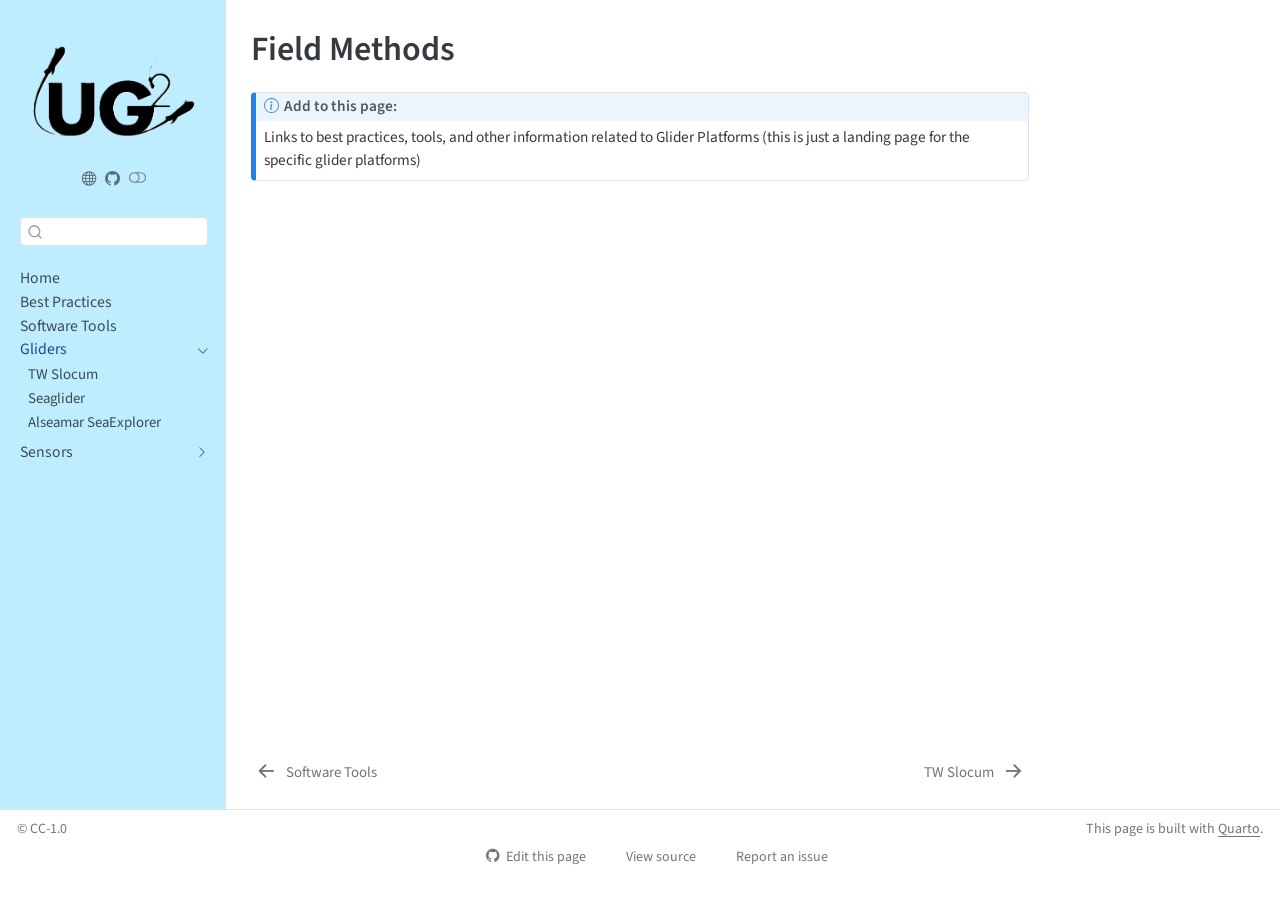
<file: content/gliders.html>
<!DOCTYPE html>
<html xmlns="http://www.w3.org/1999/xhtml" lang="en" xml:lang="en"><head>

<meta charset="utf-8">
<meta name="generator" content="quarto-1.10.19">

<meta name="viewport" content="width=device-width, initial-scale=1.0, user-scalable=yes">


<title>Field Methods – UG2 Github Landing Page</title>
<style>
/* Default styles provided by pandoc.
** See https://pandoc.org/MANUAL.html#variables-for-html for config info.
*/
span.smallcaps{font-variant: small-caps;}
div.columns{display: flex; gap: 1.5em;}
div.column{flex: auto;}
@media screen {
div.columns{gap: min(4vw, 1.5em);}
div.column{overflow-x: auto;}
}
div.hanging-indent{margin-left: 1.5em; text-indent: -1.5em;}
ul.task-list{list-style: none;}
ul.task-list li input[type="checkbox"] {
  width: 0.8em;
  margin: 0 0.8em 0.2em -1em; /* quarto-specific, see https://github.com/quarto-dev/quarto-cli/issues/4556 */ 
  vertical-align: middle;
}
</style>


<script src="../site_libs/quarto-nav/quarto-nav.js"></script>
<script src="../site_libs/clipboard/clipboard.min.js"></script>
<script src="../site_libs/quarto-search/autocomplete.umd.js"></script>
<script src="../site_libs/quarto-search/fuse.min.js"></script>
<script src="../site_libs/quarto-search/quarto-search.js"></script>
<meta name="quarto:offset" content="../">
<link href="../content/slocum.html" rel="next">
<link href="../content/software-tools.html" rel="prev">
<link href="../images/favicon.ico" rel="icon">
<script src="../site_libs/quarto-html/quarto.js" type="module"></script>
<script src="../site_libs/quarto-html/tabsets/tabsets.js" type="module"></script>
<script src="../site_libs/quarto-html/popper.min.js"></script>
<script src="../site_libs/quarto-html/tippy.umd.min.js"></script>
<script src="../site_libs/quarto-html/anchor.min.js"></script>
<link href="../site_libs/quarto-html/tippy.css" rel="stylesheet">
<link href="../site_libs/quarto-html/quarto-syntax-highlighting-bf27225e3a48a9273f3daa8f8e829971.css" rel="stylesheet" class="quarto-color-scheme" id="quarto-text-highlighting-styles">
<link href="../site_libs/quarto-html/quarto-syntax-highlighting-dark-b626d73c4c936ccc3cb08be7d45d1df6.css" rel="stylesheet" class="quarto-color-scheme quarto-color-alternate" id="quarto-text-highlighting-styles">
<link href="../site_libs/quarto-html/quarto-syntax-highlighting-bf27225e3a48a9273f3daa8f8e829971.css" rel="stylesheet" class="quarto-color-scheme-extra" id="quarto-text-highlighting-styles">
<script src="../site_libs/bootstrap/bootstrap.min.js"></script>
<link href="../site_libs/bootstrap/bootstrap-icons.css" rel="stylesheet">
<link href="../site_libs/bootstrap/bootstrap-cd25cc630f030847dbf15e14af98990f.min.css" rel="stylesheet" append-hash="true" class="quarto-color-scheme" id="quarto-bootstrap" data-mode="light">
<link href="../site_libs/bootstrap/bootstrap-dark-d949c74a40ea39fb0bf3b5edfd17d417.min.css" rel="stylesheet" append-hash="true" class="quarto-color-scheme quarto-color-alternate" id="quarto-bootstrap" data-mode="dark">
<link href="../site_libs/bootstrap/bootstrap-cd25cc630f030847dbf15e14af98990f.min.css" rel="stylesheet" append-hash="true" class="quarto-color-scheme-extra" id="quarto-bootstrap" data-mode="light">
<script id="quarto-search-options" type="application/json">{
  "location": "sidebar",
  "copy-button": false,
  "collapse-after": 3,
  "panel-placement": "start",
  "type": "textbox",
  "limit": 50,
  "keyboard-shortcut": [
    "f",
    "/",
    "s"
  ],
  "show-item-context": false,
  "language": {
    "search-no-results-text": "No results",
    "search-matching-documents-text": "matching documents",
    "search-copy-link-title": "Copy link to search",
    "search-hide-matches-text": "Hide additional matches",
    "search-more-match-text": "more match in this document",
    "search-more-matches-text": "more matches in this document",
    "search-clear-button-title": "Clear",
    "search-text-placeholder": "",
    "search-detached-cancel-button-title": "Cancel",
    "search-submit-button-title": "Submit",
    "search-label": "Search"
  }
}</script>


</head>

<body class="nav-sidebar docked quarto-light"><script id="quarto-html-before-body" type="application/javascript">
    const toggleBodyColorMode = (bsSheetEl) => {
      const mode = bsSheetEl.getAttribute("data-mode");
      const bodyEl = window.document.querySelector("body");
      if (mode === "dark") {
        bodyEl.classList.add("quarto-dark");
        bodyEl.classList.remove("quarto-light");
      } else {
        bodyEl.classList.add("quarto-light");
        bodyEl.classList.remove("quarto-dark");
      }
    }
    const toggleBodyColorPrimary = () => {
      const bsSheetEl = window.document.querySelector("link#quarto-bootstrap:not([rel=disabled-stylesheet])");
      if (bsSheetEl) {
        toggleBodyColorMode(bsSheetEl);
      }
    }
    const setColorSchemeToggle = (alternate) => {
      const toggles = window.document.querySelectorAll('.quarto-color-scheme-toggle');
      for (let i=0; i < toggles.length; i++) {
        const toggle = toggles[i];
        if (toggle) {
          if (alternate) {
            toggle.classList.add("alternate");
          } else {
            toggle.classList.remove("alternate");
          }
        }
      }
    };
    const toggleColorMode = (alternate) => {
      // Switch the stylesheets
      const primaryStylesheets = window.document.querySelectorAll('link.quarto-color-scheme:not(.quarto-color-alternate)');
      const alternateStylesheets = window.document.querySelectorAll('link.quarto-color-scheme.quarto-color-alternate');
      manageTransitions('#quarto-margin-sidebar .nav-link', false);
      if (alternate) {
        // note: dark is layered on light, we don't disable primary!
        enableStylesheet(alternateStylesheets);
        for (const sheetNode of alternateStylesheets) {
          if (sheetNode.id === "quarto-bootstrap") {
            toggleBodyColorMode(sheetNode);
          }
        }
      } else {
        disableStylesheet(alternateStylesheets);
        enableStylesheet(primaryStylesheets)
        toggleBodyColorPrimary();
      }
      manageTransitions('#quarto-margin-sidebar .nav-link', true);
      // Switch the toggles
      setColorSchemeToggle(alternate)
      // Hack to workaround the fact that safari doesn't
      // properly recolor the scrollbar when toggling (#1455)
      if (navigator.userAgent.indexOf('Safari') > 0 && navigator.userAgent.indexOf('Chrome') == -1) {
        manageTransitions("body", false);
        window.scrollTo(0, 1);
        setTimeout(() => {
          window.scrollTo(0, 0);
          manageTransitions("body", true);
        }, 40);
      }
    }
    const disableStylesheet = (stylesheets) => {
      for (let i=0; i < stylesheets.length; i++) {
        const stylesheet = stylesheets[i];
        stylesheet.rel = 'disabled-stylesheet';
      }
    }
    const enableStylesheet = (stylesheets) => {
      for (let i=0; i < stylesheets.length; i++) {
        const stylesheet = stylesheets[i];
        if(stylesheet.rel !== 'stylesheet') { // for Chrome, which will still FOUC without this check
          stylesheet.rel = 'stylesheet';
        }
      }
    }
    const manageTransitions = (selector, allowTransitions) => {
      const els = window.document.querySelectorAll(selector);
      for (let i=0; i < els.length; i++) {
        const el = els[i];
        if (allowTransitions) {
          el.classList.remove('notransition');
        } else {
          el.classList.add('notransition');
        }
      }
    }
    const isFileUrl = () => {
      return window.location.protocol === 'file:';
    }
    const hasAlternateSentinel = () => {
      let styleSentinel = getColorSchemeSentinel();
      if (styleSentinel !== null) {
        return styleSentinel === "alternate";
      } else {
        return false;
      }
    }
    const setStyleSentinel = (alternate) => {
      const value = alternate ? "alternate" : "default";
      if (!isFileUrl()) {
        window.localStorage.setItem("quarto-color-scheme", value);
      } else {
        localAlternateSentinel = value;
      }
    }
    const getColorSchemeSentinel = () => {
      if (!isFileUrl()) {
        const storageValue = window.localStorage.getItem("quarto-color-scheme");
        return storageValue != null ? storageValue : localAlternateSentinel;
      } else {
        return localAlternateSentinel;
      }
    }
    const toggleGiscusIfUsed = (isAlternate, darkModeDefault) => {
      const baseTheme = document.querySelector('#giscus-base-theme')?.value ?? 'light';
      const alternateTheme = document.querySelector('#giscus-alt-theme')?.value ?? 'dark';
      let newTheme = '';
      if(authorPrefersDark) {
        newTheme = isAlternate ? baseTheme : alternateTheme;
      } else {
        newTheme = isAlternate ? alternateTheme : baseTheme;
      }
      const changeGiscusTheme = () => {
        // From: https://github.com/giscus/giscus/issues/336
        const sendMessage = (message) => {
          const iframe = document.querySelector('iframe.giscus-frame');
          if (!iframe) return;
          iframe.contentWindow.postMessage({ giscus: message }, 'https://giscus.app');
        }
        sendMessage({
          setConfig: {
            theme: newTheme
          }
        });
      }
      const isGiscussLoaded = window.document.querySelector('iframe.giscus-frame') !== null;
      if (isGiscussLoaded) {
        changeGiscusTheme();
      }
    };
    const authorPrefersDark = false;
    const darkModeDefault = authorPrefersDark;
      document.querySelector('link#quarto-text-highlighting-styles.quarto-color-scheme-extra').rel = 'disabled-stylesheet';
      document.querySelector('link#quarto-bootstrap.quarto-color-scheme-extra').rel = 'disabled-stylesheet';
    let localAlternateSentinel = darkModeDefault ? 'alternate' : 'default';
    // Dark / light mode switch
    window.quartoToggleColorScheme = () => {
      // Read the current dark / light value
      let toAlternate = !hasAlternateSentinel();
      toggleColorMode(toAlternate);
      setStyleSentinel(toAlternate);
      toggleGiscusIfUsed(toAlternate, darkModeDefault);
      window.dispatchEvent(new Event('resize'));
    };
    // Switch to dark mode if need be
    if (hasAlternateSentinel()) {
      toggleColorMode(true);
    } else {
      toggleColorMode(false);
    }
  </script>

<div id="quarto-search-results"></div>
  <header id="quarto-header" class="headroom fixed-top">
  <nav class="quarto-secondary-nav">
    <div class="container-fluid d-flex">
      <button type="button" class="quarto-btn-toggle btn" data-bs-toggle="collapse" role="button" data-bs-target=".quarto-sidebar-collapse-item" aria-controls="quarto-sidebar" aria-expanded="false" aria-label="Toggle sidebar navigation" onclick="if (window.quartoToggleHeadroom) { window.quartoToggleHeadroom(); }">
        <i class="bi bi-layout-text-sidebar-reverse"></i>
      </button>
        <nav class="quarto-page-breadcrumbs" aria-label="breadcrumb"><ol class="breadcrumb"><li class="breadcrumb-item"><a href="../content/gliders.html">Gliders</a></li></ol></nav>
        <a class="flex-grow-1" role="navigation" data-bs-toggle="collapse" data-bs-target=".quarto-sidebar-collapse-item" aria-controls="quarto-sidebar" aria-expanded="false" aria-label="Toggle sidebar navigation" onclick="if (window.quartoToggleHeadroom) { window.quartoToggleHeadroom(); }">      
        </a>
      <button type="button" class="btn quarto-search-button" aria-label="Search" onclick="window.quartoOpenSearch();">
        <i class="bi bi-search"></i>
      </button>
    </div>
  </nav>
</header>
<!-- content -->
<div id="quarto-content" class="quarto-container page-columns page-rows-contents page-layout-article">
<!-- sidebar -->
  <nav id="quarto-sidebar" class="sidebar collapse collapse-horizontal quarto-sidebar-collapse-item sidebar-navigation docked overflow-auto">
    <div class="pt-lg-2 mt-2 text-center sidebar-header">
      <a href="../index.html" class="sidebar-logo-link">
      <img src="../content/images/UG2_Option1_noBackground.png" alt="" class="sidebar-logo light-content py-0 d-lg-inline d-none">
      <img src="../content/images/UG2_Option1_noBackground.png" alt="" class="sidebar-logo dark-content py-0 d-lg-inline d-none">
      </a>
      <div class="sidebar-tools-main tools-wide">
    <a href="https://underwatergliders.org/" title="Underwater Glider User Group" class="quarto-navigation-tool px-1" aria-label="Underwater Glider User Group"><i class="bi bi-globe"></i></a>
    <a href="https://github.com/UG2-gliders/UG2-Community-Lab-Manual" title="UG2 Community Lab Manual GitHub Repository" class="quarto-navigation-tool px-1" aria-label="UG2 Community Lab Manual GitHub Repository"><i class="bi bi-github"></i></a>
  <a href="" class="quarto-color-scheme-toggle quarto-navigation-tool  px-1" onclick="window.quartoToggleColorScheme(); return false;" title="Toggle dark mode"><i class="bi"></i></a>
</div>
      </div>
        <div class="mt-2 flex-shrink-0 align-items-center">
        <div class="sidebar-search">
        <div id="quarto-search" class="" title="Search"></div>
        </div>
        </div>
    <div class="sidebar-menu-container"> 
    <ul class="list-unstyled mt-1">
        <li class="sidebar-item">
  <div class="sidebar-item-container"> 
  <a href="../index.html" class="sidebar-item-text sidebar-link">
 <span class="menu-text">Home</span></a>
  </div>
</li>
        <li class="sidebar-item">
  <div class="sidebar-item-container"> 
  <a href="../content/best-practices.html" class="sidebar-item-text sidebar-link">
 <span class="menu-text">Best Practices</span></a>
  </div>
</li>
        <li class="sidebar-item">
  <div class="sidebar-item-container"> 
  <a href="../content/software-tools.html" class="sidebar-item-text sidebar-link">
 <span class="menu-text">Software Tools</span></a>
  </div>
</li>
        <li class="sidebar-item sidebar-item-section">
      <div class="sidebar-item-container"> 
            <a href="../content/gliders.html" class="sidebar-item-text sidebar-link active">
 <span class="menu-text">Gliders</span></a>
          <a class="sidebar-item-toggle text-start" data-bs-toggle="collapse" data-bs-target="#quarto-sidebar-section-1" role="navigation" aria-expanded="true" aria-label="Toggle section">
            <i class="bi bi-chevron-right ms-2"></i>
          </a> 
      </div>
      <ul id="quarto-sidebar-section-1" class="collapse list-unstyled sidebar-section depth1 show">  
          <li class="sidebar-item">
  <div class="sidebar-item-container"> 
  <a href="../content/slocum.html" class="sidebar-item-text sidebar-link">
 <span class="menu-text">TW Slocum</span></a>
  </div>
</li>
          <li class="sidebar-item">
  <div class="sidebar-item-container"> 
  <a href="../content/seaglider.html" class="sidebar-item-text sidebar-link">
 <span class="menu-text">Seaglider</span></a>
  </div>
</li>
          <li class="sidebar-item">
  <div class="sidebar-item-container"> 
  <a href="../content/alseamar.html" class="sidebar-item-text sidebar-link">
 <span class="menu-text">Alseamar SeaExplorer</span></a>
  </div>
</li>
      </ul>
  </li>
        <li class="sidebar-item sidebar-item-section">
      <div class="sidebar-item-container"> 
            <a href="../content/sensors.html" class="sidebar-item-text sidebar-link">
 <span class="menu-text">Sensors</span></a>
          <a class="sidebar-item-toggle text-start collapsed" data-bs-toggle="collapse" data-bs-target="#quarto-sidebar-section-2" role="navigation" aria-expanded="false" aria-label="Toggle section">
            <i class="bi bi-chevron-right ms-2"></i>
          </a> 
      </div>
      <ul id="quarto-sidebar-section-2" class="collapse list-unstyled sidebar-section depth1 ">  
          <li class="sidebar-item">
  <div class="sidebar-item-container"> 
  <a href="../content/ctd.html" class="sidebar-item-text sidebar-link">
 <span class="menu-text">CTD</span></a>
  </div>
</li>
          <li class="sidebar-item">
  <div class="sidebar-item-container"> 
  <a href="../content/pam.html" class="sidebar-item-text sidebar-link">
 <span class="menu-text">PAM Sensors</span></a>
  </div>
</li>
      </ul>
  </li>
    </ul>
    </div>
</nav>
<div id="quarto-sidebar-glass" class="quarto-sidebar-collapse-item" data-bs-toggle="collapse" data-bs-target=".quarto-sidebar-collapse-item"></div>
<!-- margin-sidebar -->
    <div id="quarto-margin-sidebar" class="sidebar margin-sidebar zindex-bottom">
        
    </div>
<!-- main -->
<main class="content" id="quarto-document-content">


<header id="title-block-header" class="quarto-title-block default">
<div class="quarto-title">
<h1 class="title">Field Methods</h1>
</div>



<div class="quarto-title-meta">

    
  
    
  </div>
  


</header>


<div class="callout callout-style-default callout-note callout-titled">
<div class="callout-header d-flex align-content-center">
<div class="callout-icon-container">
<i class="callout-icon"></i>
</div>
<div class="callout-title-container flex-fill">
<span class="screen-reader-only">Note</span>Add to this page:
</div>
</div>
<div class="callout-body-container callout-body">
<p>Links to best practices, tools, and other information related to Glider Platforms (this is just a landing page for the specific glider platforms)</p>
</div>
</div>



</main> <!-- /main -->
<script id="quarto-html-after-body" type="application/javascript">
  window.document.addEventListener("DOMContentLoaded", function (event) {
    // Ensure there is a toggle, if there isn't float one in the top right
    if (window.document.querySelector('.quarto-color-scheme-toggle') === null) {
      const a = window.document.createElement('a');
      a.classList.add('top-right');
      a.classList.add('quarto-color-scheme-toggle');
      a.href = "";
      a.onclick = function() { try { window.quartoToggleColorScheme(); } catch {} return false; };
      const i = window.document.createElement("i");
      i.classList.add('bi');
      a.appendChild(i);
      window.document.body.appendChild(a);
    }
    setColorSchemeToggle(hasAlternateSentinel())
    const icon = "";
    const anchorJS = new window.AnchorJS();
    anchorJS.options = {
      placement: 'right',
      icon: icon
    };
    anchorJS.add('.anchored');
    const isCodeAnnotation = (el) => {
      for (const clz of el.classList) {
        if (clz.startsWith('code-annotation-')) {                     
          return true;
        }
      }
      return false;
    }
    const onCopySuccess = function(e) {
      // button target
      const button = e.trigger;
      // don't keep focus
      button.blur();
      // flash "checked"
      button.classList.add('code-copy-button-checked');
      var currentTitle = button.getAttribute("title");
      button.setAttribute("title", "Copied!");
      let tooltip;
      if (window.bootstrap) {
        button.setAttribute("data-bs-toggle", "tooltip");
        button.setAttribute("data-bs-placement", "left");
        button.setAttribute("data-bs-title", "Copied!");
        tooltip = new bootstrap.Tooltip(button, 
          { trigger: "manual", 
            customClass: "code-copy-button-tooltip",
            offset: [0, -8]});
        tooltip.show();    
      }
      setTimeout(function() {
        if (tooltip) {
          tooltip.hide();
          button.removeAttribute("data-bs-title");
          button.removeAttribute("data-bs-toggle");
          button.removeAttribute("data-bs-placement");
        }
        button.setAttribute("title", currentTitle);
        button.classList.remove('code-copy-button-checked');
      }, 1000);
      // clear code selection
      e.clearSelection();
    }
    const getTextToCopy = function(trigger) {
      const outerScaffold = trigger.parentElement.cloneNode(true);
      const codeEl = outerScaffold.querySelector('code');
      for (const childEl of codeEl.children) {
        if (isCodeAnnotation(childEl)) {
          childEl.remove();
        }
      }
      return codeEl.innerText;
    }
    const clipboard = new window.ClipboardJS('.code-copy-button:not([data-in-quarto-modal])', {
      text: getTextToCopy
    });
    clipboard.on('success', onCopySuccess);
    if (window.document.getElementById('quarto-embedded-source-code-modal')) {
      const clipboardModal = new window.ClipboardJS('.code-copy-button[data-in-quarto-modal]', {
        text: getTextToCopy,
        container: window.document.getElementById('quarto-embedded-source-code-modal')
      });
      clipboardModal.on('success', onCopySuccess);
    }
      var localhostRegex = new RegExp(/^(?:http|https):\/\/localhost\:?[0-9]*\//);
      var mailtoRegex = new RegExp(/^mailto:/);
        var filterRegex = new RegExp("https:\/\/ug2-gliders\.github\.io\/UG2-Community-Lab-Manual\/");
      var isInternal = (href) => {
          return filterRegex.test(href) || localhostRegex.test(href) || mailtoRegex.test(href);
      }
      // Inspect non-navigation links and adorn them if external
     var links = window.document.querySelectorAll('a[href]:not(.nav-link):not(.navbar-brand):not(.toc-action):not(.sidebar-link):not(.sidebar-item-toggle):not(.pagination-link):not(.no-external):not([aria-hidden]):not(.dropdown-item):not(.quarto-navigation-tool):not(.about-link)');
      for (var i=0; i<links.length; i++) {
        const link = links[i];
        if (!isInternal(link.href)) {
          // undo the damage that might have been done by quarto-nav.js in the case of
          // links that we want to consider external
          if (link.dataset.originalHref !== undefined) {
            link.href = link.dataset.originalHref;
          }
        }
      }
    function tippyHover(el, contentFn, onTriggerFn, onUntriggerFn) {
      const config = {
        allowHTML: true,
        maxWidth: 500,
        delay: 100,
        arrow: false,
        appendTo: function(el) {
            return el.parentElement;
        },
        interactive: true,
        interactiveBorder: 10,
        theme: 'quarto',
        placement: 'bottom-start',
      };
      if (contentFn) {
        config.content = contentFn;
      }
      if (onTriggerFn) {
        config.onTrigger = onTriggerFn;
      }
      if (onUntriggerFn) {
        config.onUntrigger = onUntriggerFn;
      }
      window.tippy(el, config); 
    }
    const noterefs = window.document.querySelectorAll('a[role="doc-noteref"]');
    for (var i=0; i<noterefs.length; i++) {
      const ref = noterefs[i];
      tippyHover(ref, function() {
        // use id or data attribute instead here
        let href = ref.getAttribute('data-footnote-href') || ref.getAttribute('href');
        try { href = new URL(href).hash; } catch {}
        const id = href.replace(/^#\/?/, "");
        const note = window.document.getElementById(id);
        if (note) {
          return note.innerHTML;
        } else {
          return "";
        }
      });
    }
    const xrefs = window.document.querySelectorAll('a.quarto-xref');
    const processXRef = (id, note) => {
      // Strip column container classes
      const stripColumnClz = (el) => {
        el.classList.remove("page-full", "page-columns");
        if (el.children) {
          for (const child of el.children) {
            stripColumnClz(child);
          }
        }
      }
      stripColumnClz(note)
      if (id === null || id.startsWith('sec-')) {
        // Special case sections, only their first couple elements
        const container = document.createElement("div");
        if (note.children && note.children.length > 2) {
          container.appendChild(note.children[0].cloneNode(true));
          for (let i = 1; i < note.children.length; i++) {
            const child = note.children[i];
            if (child.tagName === "P" && child.innerText === "") {
              continue;
            } else {
              container.appendChild(child.cloneNode(true));
              break;
            }
          }
          if (window.Quarto?.typesetMath) {
            window.Quarto.typesetMath(container);
          }
          return container.innerHTML
        } else {
          if (window.Quarto?.typesetMath) {
            window.Quarto.typesetMath(note);
          }
          return note.innerHTML;
        }
      } else {
        // Remove any anchor links if they are present
        const anchorLink = note.querySelector('a.anchorjs-link');
        if (anchorLink) {
          anchorLink.remove();
        }
        if (window.Quarto?.typesetMath) {
          window.Quarto.typesetMath(note);
        }
        if (note.classList.contains("callout")) {
          return note.outerHTML;
        } else {
          return note.innerHTML;
        }
      }
    }
    for (var i=0; i<xrefs.length; i++) {
      const xref = xrefs[i];
      tippyHover(xref, undefined, function(instance) {
        instance.disable();
        let url = xref.getAttribute('href');
        let hash = undefined; 
        if (url.startsWith('#')) {
          hash = url;
        } else {
          try { hash = new URL(url).hash; } catch {}
        }
        if (hash) {
          const id = hash.replace(/^#\/?/, "");
          const note = window.document.getElementById(id);
          if (note !== null) {
            try {
              const html = processXRef(id, note.cloneNode(true));
              instance.setContent(html);
            } finally {
              instance.enable();
              instance.show();
            }
          } else {
            // See if we can fetch this
            fetch(url.split('#')[0])
            .then(res => res.text())
            .then(html => {
              const parser = new DOMParser();
              const htmlDoc = parser.parseFromString(html, "text/html");
              const note = htmlDoc.getElementById(id);
              if (note !== null) {
                const html = processXRef(id, note);
                instance.setContent(html);
              } 
            }).finally(() => {
              instance.enable();
              instance.show();
            });
          }
        } else {
          // See if we can fetch a full url (with no hash to target)
          // This is a special case and we should probably do some content thinning / targeting
          fetch(url)
          .then(res => res.text())
          .then(html => {
            const parser = new DOMParser();
            const htmlDoc = parser.parseFromString(html, "text/html");
            const note = htmlDoc.querySelector('main.content');
            if (note !== null) {
              // This should only happen for chapter cross references
              // (since there is no id in the URL)
              // remove the first header
              if (note.children.length > 0 && note.children[0].tagName === "HEADER") {
                note.children[0].remove();
              }
              const html = processXRef(null, note);
              instance.setContent(html);
            } 
          }).finally(() => {
            instance.enable();
            instance.show();
          });
        }
      }, function(instance) {
      });
    }
        let selectedAnnoteEl;
        const selectorForAnnotation = ( cell, annotation) => {
          let cellAttr = 'data-code-cell="' + cell + '"';
          let lineAttr = 'data-code-annotation="' +  annotation + '"';
          const selector = 'span[' + cellAttr + '][' + lineAttr + ']';
          return selector;
        }
        const selectCodeLines = (annoteEl) => {
          const doc = window.document;
          const targetCell = annoteEl.getAttribute("data-target-cell");
          const targetAnnotation = annoteEl.getAttribute("data-target-annotation");
          const annoteSpan = window.document.querySelector(selectorForAnnotation(targetCell, targetAnnotation));
          const lines = annoteSpan.getAttribute("data-code-lines").split(",");
          const lineIds = lines.map((line) => {
            return targetCell + "-" + line;
          })
          let top = null;
          let height = null;
          let parent = null;
          if (lineIds.length > 0) {
              //compute the position of the single el (top and bottom and make a div)
              const el = window.document.getElementById(lineIds[0]);
              top = el.offsetTop;
              height = el.offsetHeight;
              parent = el.parentElement.parentElement;
            if (lineIds.length > 1) {
              const lastEl = window.document.getElementById(lineIds[lineIds.length - 1]);
              const bottom = lastEl.offsetTop + lastEl.offsetHeight;
              height = bottom - top;
            }
            if (top !== null && height !== null && parent !== null) {
              // cook up a div (if necessary) and position it 
              let div = window.document.getElementById("code-annotation-line-highlight");
              if (div === null) {
                div = window.document.createElement("div");
                div.setAttribute("id", "code-annotation-line-highlight");
                div.style.position = 'absolute';
                parent.appendChild(div);
              }
              div.style.top = top - 2 + "px";
              div.style.height = height + 4 + "px";
              div.style.left = 0;
              let gutterDiv = window.document.getElementById("code-annotation-line-highlight-gutter");
              if (gutterDiv === null) {
                gutterDiv = window.document.createElement("div");
                gutterDiv.setAttribute("id", "code-annotation-line-highlight-gutter");
                gutterDiv.style.position = 'absolute';
                const codeCell = window.document.getElementById(targetCell);
                const gutter = codeCell.querySelector('.code-annotation-gutter');
                gutter.appendChild(gutterDiv);
              }
              gutterDiv.style.top = top - 2 + "px";
              gutterDiv.style.height = height + 4 + "px";
            }
            selectedAnnoteEl = annoteEl;
          }
        };
        const unselectCodeLines = () => {
          const elementsIds = ["code-annotation-line-highlight", "code-annotation-line-highlight-gutter"];
          elementsIds.forEach((elId) => {
            const div = window.document.getElementById(elId);
            if (div) {
              div.remove();
            }
          });
          selectedAnnoteEl = undefined;
        };
          // Handle positioning of the toggle
      window.addEventListener(
        "resize",
        throttle(() => {
          elRect = undefined;
          if (selectedAnnoteEl) {
            selectCodeLines(selectedAnnoteEl);
          }
        }, 10)
      );
      function throttle(fn, ms) {
      let throttle = false;
      let timer;
        return (...args) => {
          if(!throttle) { // first call gets through
              fn.apply(this, args);
              throttle = true;
          } else { // all the others get throttled
              if(timer) clearTimeout(timer); // cancel #2
              timer = setTimeout(() => {
                fn.apply(this, args);
                timer = throttle = false;
              }, ms);
          }
        };
      }
        // Attach click handler to the DT
        const annoteDls = window.document.querySelectorAll('dt[data-target-cell]');
        for (const annoteDlNode of annoteDls) {
          annoteDlNode.addEventListener('click', (event) => {
            const clickedEl = event.target;
            if (clickedEl !== selectedAnnoteEl) {
              unselectCodeLines();
              const activeEl = window.document.querySelector('dt[data-target-cell].code-annotation-active');
              if (activeEl) {
                activeEl.classList.remove('code-annotation-active');
              }
              selectCodeLines(clickedEl);
              clickedEl.classList.add('code-annotation-active');
            } else {
              // Unselect the line
              unselectCodeLines();
              clickedEl.classList.remove('code-annotation-active');
            }
          });
        }
    const findCites = (el) => {
      const parentEl = el.parentElement;
      if (parentEl) {
        const cites = parentEl.dataset.cites;
        if (cites) {
          return {
            el,
            cites: cites.split(' ')
          };
        } else {
          return findCites(el.parentElement)
        }
      } else {
        return undefined;
      }
    };
    var bibliorefs = window.document.querySelectorAll('a[role="doc-biblioref"]');
    for (var i=0; i<bibliorefs.length; i++) {
      const ref = bibliorefs[i];
      const citeInfo = findCites(ref);
      if (citeInfo) {
        tippyHover(citeInfo.el, function() {
          var popup = window.document.createElement('div');
          citeInfo.cites.forEach(function(cite) {
            var citeDiv = window.document.createElement('div');
            citeDiv.classList.add('hanging-indent');
            citeDiv.classList.add('csl-entry');
            var biblioDiv = window.document.getElementById('ref-' + cite);
            if (biblioDiv) {
              citeDiv.innerHTML = biblioDiv.innerHTML;
            }
            popup.appendChild(citeDiv);
          });
          return popup.innerHTML;
        });
      }
    }
  });
  </script>
<nav class="page-navigation">
  <div class="nav-page nav-page-previous">
      <a href="../content/software-tools.html" class="pagination-link" aria-label="Software Tools">
        <i class="bi bi-arrow-left-short"></i> <span class="nav-page-text">Software Tools</span>
      </a>          
  </div>
  <div class="nav-page nav-page-next">
      <a href="../content/slocum.html" class="pagination-link" aria-label="TW Slocum">
        <span class="nav-page-text">TW Slocum</span> <i class="bi bi-arrow-right-short"></i>
      </a>
  </div>
</nav>
</div> <!-- /content -->
<footer class="footer">
  <div class="nav-footer">
    <div class="nav-footer-left">
<p>© CC-1.0</p>
</div>   
    <div class="nav-footer-center">
      &nbsp;
    <div class="toc-actions"><ul><li><a href="https://github.com/UG2-gliders/UG2-Community-Lab-Manual/edit/main/content/gliders.qmd" class="toc-action"><i class="bi bi-github"></i>Edit this page</a></li><li><a href="https://github.com/UG2-gliders/UG2-Community-Lab-Manual/blob/main/content/gliders.qmd" class="toc-action"><i class="bi empty"></i>View source</a></li><li><a href="https://github.com/UG2-gliders/UG2-Community-Lab-Manual/issues/new" class="toc-action"><i class="bi empty"></i>Report an issue</a></li></ul></div></div>
    <div class="nav-footer-right">
<p>This page is built with <a href="https://quarto.org/">Quarto</a>.</p>
</div>
  </div>
</footer>




</body></html>
</file>
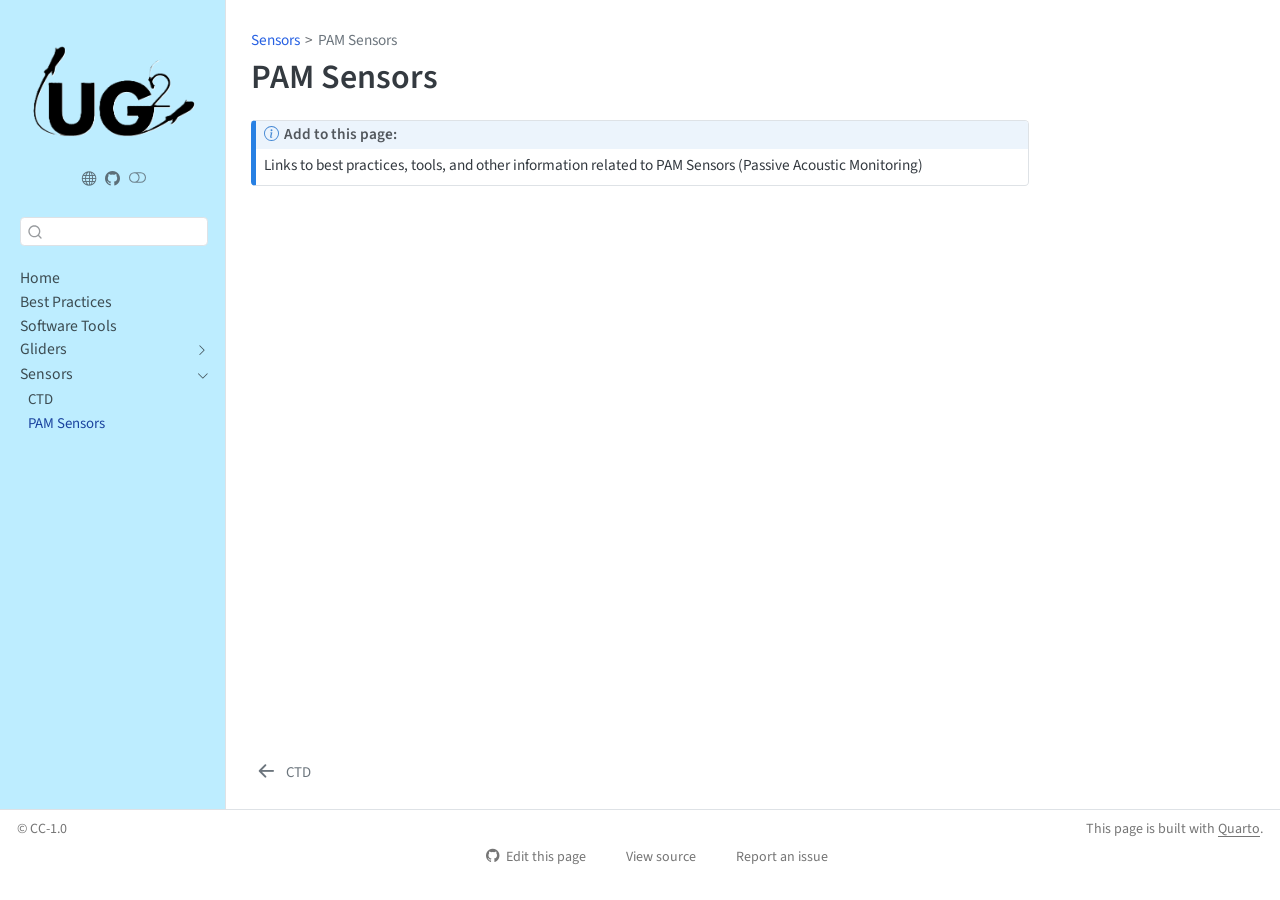
<file: content/pam.html>
<!DOCTYPE html>
<html xmlns="http://www.w3.org/1999/xhtml" lang="en" xml:lang="en"><head>

<meta charset="utf-8">
<meta name="generator" content="quarto-1.10.19">

<meta name="viewport" content="width=device-width, initial-scale=1.0, user-scalable=yes">


<title>PAM Sensors – UG2 Github Landing Page</title>
<style>
/* Default styles provided by pandoc.
** See https://pandoc.org/MANUAL.html#variables-for-html for config info.
*/
span.smallcaps{font-variant: small-caps;}
div.columns{display: flex; gap: 1.5em;}
div.column{flex: auto;}
@media screen {
div.columns{gap: min(4vw, 1.5em);}
div.column{overflow-x: auto;}
}
div.hanging-indent{margin-left: 1.5em; text-indent: -1.5em;}
ul.task-list{list-style: none;}
ul.task-list li input[type="checkbox"] {
  width: 0.8em;
  margin: 0 0.8em 0.2em -1em; /* quarto-specific, see https://github.com/quarto-dev/quarto-cli/issues/4556 */ 
  vertical-align: middle;
}
</style>


<script src="../site_libs/quarto-nav/quarto-nav.js"></script>
<script src="../site_libs/clipboard/clipboard.min.js"></script>
<script src="../site_libs/quarto-search/autocomplete.umd.js"></script>
<script src="../site_libs/quarto-search/fuse.min.js"></script>
<script src="../site_libs/quarto-search/quarto-search.js"></script>
<meta name="quarto:offset" content="../">
<link href="../content/ctd.html" rel="prev">
<link href="../images/favicon.ico" rel="icon">
<script src="../site_libs/quarto-html/quarto.js" type="module"></script>
<script src="../site_libs/quarto-html/tabsets/tabsets.js" type="module"></script>
<script src="../site_libs/quarto-html/popper.min.js"></script>
<script src="../site_libs/quarto-html/tippy.umd.min.js"></script>
<script src="../site_libs/quarto-html/anchor.min.js"></script>
<link href="../site_libs/quarto-html/tippy.css" rel="stylesheet">
<link href="../site_libs/quarto-html/quarto-syntax-highlighting-bf27225e3a48a9273f3daa8f8e829971.css" rel="stylesheet" class="quarto-color-scheme" id="quarto-text-highlighting-styles">
<link href="../site_libs/quarto-html/quarto-syntax-highlighting-dark-b626d73c4c936ccc3cb08be7d45d1df6.css" rel="stylesheet" class="quarto-color-scheme quarto-color-alternate" id="quarto-text-highlighting-styles">
<link href="../site_libs/quarto-html/quarto-syntax-highlighting-bf27225e3a48a9273f3daa8f8e829971.css" rel="stylesheet" class="quarto-color-scheme-extra" id="quarto-text-highlighting-styles">
<script src="../site_libs/bootstrap/bootstrap.min.js"></script>
<link href="../site_libs/bootstrap/bootstrap-icons.css" rel="stylesheet">
<link href="../site_libs/bootstrap/bootstrap-cd25cc630f030847dbf15e14af98990f.min.css" rel="stylesheet" append-hash="true" class="quarto-color-scheme" id="quarto-bootstrap" data-mode="light">
<link href="../site_libs/bootstrap/bootstrap-dark-d949c74a40ea39fb0bf3b5edfd17d417.min.css" rel="stylesheet" append-hash="true" class="quarto-color-scheme quarto-color-alternate" id="quarto-bootstrap" data-mode="dark">
<link href="../site_libs/bootstrap/bootstrap-cd25cc630f030847dbf15e14af98990f.min.css" rel="stylesheet" append-hash="true" class="quarto-color-scheme-extra" id="quarto-bootstrap" data-mode="light">
<script id="quarto-search-options" type="application/json">{
  "location": "sidebar",
  "copy-button": false,
  "collapse-after": 3,
  "panel-placement": "start",
  "type": "textbox",
  "limit": 50,
  "keyboard-shortcut": [
    "f",
    "/",
    "s"
  ],
  "show-item-context": false,
  "language": {
    "search-no-results-text": "No results",
    "search-matching-documents-text": "matching documents",
    "search-copy-link-title": "Copy link to search",
    "search-hide-matches-text": "Hide additional matches",
    "search-more-match-text": "more match in this document",
    "search-more-matches-text": "more matches in this document",
    "search-clear-button-title": "Clear",
    "search-text-placeholder": "",
    "search-detached-cancel-button-title": "Cancel",
    "search-submit-button-title": "Submit",
    "search-label": "Search"
  }
}</script>


</head>

<body class="nav-sidebar docked quarto-light"><script id="quarto-html-before-body" type="application/javascript">
    const toggleBodyColorMode = (bsSheetEl) => {
      const mode = bsSheetEl.getAttribute("data-mode");
      const bodyEl = window.document.querySelector("body");
      if (mode === "dark") {
        bodyEl.classList.add("quarto-dark");
        bodyEl.classList.remove("quarto-light");
      } else {
        bodyEl.classList.add("quarto-light");
        bodyEl.classList.remove("quarto-dark");
      }
    }
    const toggleBodyColorPrimary = () => {
      const bsSheetEl = window.document.querySelector("link#quarto-bootstrap:not([rel=disabled-stylesheet])");
      if (bsSheetEl) {
        toggleBodyColorMode(bsSheetEl);
      }
    }
    const setColorSchemeToggle = (alternate) => {
      const toggles = window.document.querySelectorAll('.quarto-color-scheme-toggle');
      for (let i=0; i < toggles.length; i++) {
        const toggle = toggles[i];
        if (toggle) {
          if (alternate) {
            toggle.classList.add("alternate");
          } else {
            toggle.classList.remove("alternate");
          }
        }
      }
    };
    const toggleColorMode = (alternate) => {
      // Switch the stylesheets
      const primaryStylesheets = window.document.querySelectorAll('link.quarto-color-scheme:not(.quarto-color-alternate)');
      const alternateStylesheets = window.document.querySelectorAll('link.quarto-color-scheme.quarto-color-alternate');
      manageTransitions('#quarto-margin-sidebar .nav-link', false);
      if (alternate) {
        // note: dark is layered on light, we don't disable primary!
        enableStylesheet(alternateStylesheets);
        for (const sheetNode of alternateStylesheets) {
          if (sheetNode.id === "quarto-bootstrap") {
            toggleBodyColorMode(sheetNode);
          }
        }
      } else {
        disableStylesheet(alternateStylesheets);
        enableStylesheet(primaryStylesheets)
        toggleBodyColorPrimary();
      }
      manageTransitions('#quarto-margin-sidebar .nav-link', true);
      // Switch the toggles
      setColorSchemeToggle(alternate)
      // Hack to workaround the fact that safari doesn't
      // properly recolor the scrollbar when toggling (#1455)
      if (navigator.userAgent.indexOf('Safari') > 0 && navigator.userAgent.indexOf('Chrome') == -1) {
        manageTransitions("body", false);
        window.scrollTo(0, 1);
        setTimeout(() => {
          window.scrollTo(0, 0);
          manageTransitions("body", true);
        }, 40);
      }
    }
    const disableStylesheet = (stylesheets) => {
      for (let i=0; i < stylesheets.length; i++) {
        const stylesheet = stylesheets[i];
        stylesheet.rel = 'disabled-stylesheet';
      }
    }
    const enableStylesheet = (stylesheets) => {
      for (let i=0; i < stylesheets.length; i++) {
        const stylesheet = stylesheets[i];
        if(stylesheet.rel !== 'stylesheet') { // for Chrome, which will still FOUC without this check
          stylesheet.rel = 'stylesheet';
        }
      }
    }
    const manageTransitions = (selector, allowTransitions) => {
      const els = window.document.querySelectorAll(selector);
      for (let i=0; i < els.length; i++) {
        const el = els[i];
        if (allowTransitions) {
          el.classList.remove('notransition');
        } else {
          el.classList.add('notransition');
        }
      }
    }
    const isFileUrl = () => {
      return window.location.protocol === 'file:';
    }
    const hasAlternateSentinel = () => {
      let styleSentinel = getColorSchemeSentinel();
      if (styleSentinel !== null) {
        return styleSentinel === "alternate";
      } else {
        return false;
      }
    }
    const setStyleSentinel = (alternate) => {
      const value = alternate ? "alternate" : "default";
      if (!isFileUrl()) {
        window.localStorage.setItem("quarto-color-scheme", value);
      } else {
        localAlternateSentinel = value;
      }
    }
    const getColorSchemeSentinel = () => {
      if (!isFileUrl()) {
        const storageValue = window.localStorage.getItem("quarto-color-scheme");
        return storageValue != null ? storageValue : localAlternateSentinel;
      } else {
        return localAlternateSentinel;
      }
    }
    const toggleGiscusIfUsed = (isAlternate, darkModeDefault) => {
      const baseTheme = document.querySelector('#giscus-base-theme')?.value ?? 'light';
      const alternateTheme = document.querySelector('#giscus-alt-theme')?.value ?? 'dark';
      let newTheme = '';
      if(authorPrefersDark) {
        newTheme = isAlternate ? baseTheme : alternateTheme;
      } else {
        newTheme = isAlternate ? alternateTheme : baseTheme;
      }
      const changeGiscusTheme = () => {
        // From: https://github.com/giscus/giscus/issues/336
        const sendMessage = (message) => {
          const iframe = document.querySelector('iframe.giscus-frame');
          if (!iframe) return;
          iframe.contentWindow.postMessage({ giscus: message }, 'https://giscus.app');
        }
        sendMessage({
          setConfig: {
            theme: newTheme
          }
        });
      }
      const isGiscussLoaded = window.document.querySelector('iframe.giscus-frame') !== null;
      if (isGiscussLoaded) {
        changeGiscusTheme();
      }
    };
    const authorPrefersDark = false;
    const darkModeDefault = authorPrefersDark;
      document.querySelector('link#quarto-text-highlighting-styles.quarto-color-scheme-extra').rel = 'disabled-stylesheet';
      document.querySelector('link#quarto-bootstrap.quarto-color-scheme-extra').rel = 'disabled-stylesheet';
    let localAlternateSentinel = darkModeDefault ? 'alternate' : 'default';
    // Dark / light mode switch
    window.quartoToggleColorScheme = () => {
      // Read the current dark / light value
      let toAlternate = !hasAlternateSentinel();
      toggleColorMode(toAlternate);
      setStyleSentinel(toAlternate);
      toggleGiscusIfUsed(toAlternate, darkModeDefault);
      window.dispatchEvent(new Event('resize'));
    };
    // Switch to dark mode if need be
    if (hasAlternateSentinel()) {
      toggleColorMode(true);
    } else {
      toggleColorMode(false);
    }
  </script>

<div id="quarto-search-results"></div>
  <header id="quarto-header" class="headroom fixed-top">
  <nav class="quarto-secondary-nav">
    <div class="container-fluid d-flex">
      <button type="button" class="quarto-btn-toggle btn" data-bs-toggle="collapse" role="button" data-bs-target=".quarto-sidebar-collapse-item" aria-controls="quarto-sidebar" aria-expanded="false" aria-label="Toggle sidebar navigation" onclick="if (window.quartoToggleHeadroom) { window.quartoToggleHeadroom(); }">
        <i class="bi bi-layout-text-sidebar-reverse"></i>
      </button>
        <nav class="quarto-page-breadcrumbs" aria-label="breadcrumb"><ol class="breadcrumb"><li class="breadcrumb-item"><a href="../content/sensors.html">Sensors</a></li><li class="breadcrumb-item"><a href="../content/pam.html">PAM Sensors</a></li></ol></nav>
        <a class="flex-grow-1" role="navigation" data-bs-toggle="collapse" data-bs-target=".quarto-sidebar-collapse-item" aria-controls="quarto-sidebar" aria-expanded="false" aria-label="Toggle sidebar navigation" onclick="if (window.quartoToggleHeadroom) { window.quartoToggleHeadroom(); }">      
        </a>
      <button type="button" class="btn quarto-search-button" aria-label="Search" onclick="window.quartoOpenSearch();">
        <i class="bi bi-search"></i>
      </button>
    </div>
  </nav>
</header>
<!-- content -->
<div id="quarto-content" class="quarto-container page-columns page-rows-contents page-layout-article">
<!-- sidebar -->
  <nav id="quarto-sidebar" class="sidebar collapse collapse-horizontal quarto-sidebar-collapse-item sidebar-navigation docked overflow-auto">
    <div class="pt-lg-2 mt-2 text-center sidebar-header">
      <a href="../index.html" class="sidebar-logo-link">
      <img src="../content/images/UG2_Option1_noBackground.png" alt="" class="sidebar-logo light-content py-0 d-lg-inline d-none">
      <img src="../content/images/UG2_Option1_noBackground.png" alt="" class="sidebar-logo dark-content py-0 d-lg-inline d-none">
      </a>
      <div class="sidebar-tools-main tools-wide">
    <a href="https://underwatergliders.org/" title="Underwater Glider User Group" class="quarto-navigation-tool px-1" aria-label="Underwater Glider User Group"><i class="bi bi-globe"></i></a>
    <a href="https://github.com/UG2-gliders/UG2-Community-Lab-Manual" title="UG2 Community Lab Manual GitHub Repository" class="quarto-navigation-tool px-1" aria-label="UG2 Community Lab Manual GitHub Repository"><i class="bi bi-github"></i></a>
  <a href="" class="quarto-color-scheme-toggle quarto-navigation-tool  px-1" onclick="window.quartoToggleColorScheme(); return false;" title="Toggle dark mode"><i class="bi"></i></a>
</div>
      </div>
        <div class="mt-2 flex-shrink-0 align-items-center">
        <div class="sidebar-search">
        <div id="quarto-search" class="" title="Search"></div>
        </div>
        </div>
    <div class="sidebar-menu-container"> 
    <ul class="list-unstyled mt-1">
        <li class="sidebar-item">
  <div class="sidebar-item-container"> 
  <a href="../index.html" class="sidebar-item-text sidebar-link">
 <span class="menu-text">Home</span></a>
  </div>
</li>
        <li class="sidebar-item">
  <div class="sidebar-item-container"> 
  <a href="../content/best-practices.html" class="sidebar-item-text sidebar-link">
 <span class="menu-text">Best Practices</span></a>
  </div>
</li>
        <li class="sidebar-item">
  <div class="sidebar-item-container"> 
  <a href="../content/software-tools.html" class="sidebar-item-text sidebar-link">
 <span class="menu-text">Software Tools</span></a>
  </div>
</li>
        <li class="sidebar-item sidebar-item-section">
      <div class="sidebar-item-container"> 
            <a href="../content/gliders.html" class="sidebar-item-text sidebar-link">
 <span class="menu-text">Gliders</span></a>
          <a class="sidebar-item-toggle text-start collapsed" data-bs-toggle="collapse" data-bs-target="#quarto-sidebar-section-1" role="navigation" aria-expanded="false" aria-label="Toggle section">
            <i class="bi bi-chevron-right ms-2"></i>
          </a> 
      </div>
      <ul id="quarto-sidebar-section-1" class="collapse list-unstyled sidebar-section depth1 ">  
          <li class="sidebar-item">
  <div class="sidebar-item-container"> 
  <a href="../content/slocum.html" class="sidebar-item-text sidebar-link">
 <span class="menu-text">TW Slocum</span></a>
  </div>
</li>
          <li class="sidebar-item">
  <div class="sidebar-item-container"> 
  <a href="../content/seaglider.html" class="sidebar-item-text sidebar-link">
 <span class="menu-text">Seaglider</span></a>
  </div>
</li>
          <li class="sidebar-item">
  <div class="sidebar-item-container"> 
  <a href="../content/alseamar.html" class="sidebar-item-text sidebar-link">
 <span class="menu-text">Alseamar SeaExplorer</span></a>
  </div>
</li>
      </ul>
  </li>
        <li class="sidebar-item sidebar-item-section">
      <div class="sidebar-item-container"> 
            <a href="../content/sensors.html" class="sidebar-item-text sidebar-link">
 <span class="menu-text">Sensors</span></a>
          <a class="sidebar-item-toggle text-start" data-bs-toggle="collapse" data-bs-target="#quarto-sidebar-section-2" role="navigation" aria-expanded="true" aria-label="Toggle section">
            <i class="bi bi-chevron-right ms-2"></i>
          </a> 
      </div>
      <ul id="quarto-sidebar-section-2" class="collapse list-unstyled sidebar-section depth1 show">  
          <li class="sidebar-item">
  <div class="sidebar-item-container"> 
  <a href="../content/ctd.html" class="sidebar-item-text sidebar-link">
 <span class="menu-text">CTD</span></a>
  </div>
</li>
          <li class="sidebar-item">
  <div class="sidebar-item-container"> 
  <a href="../content/pam.html" class="sidebar-item-text sidebar-link active">
 <span class="menu-text">PAM Sensors</span></a>
  </div>
</li>
      </ul>
  </li>
    </ul>
    </div>
</nav>
<div id="quarto-sidebar-glass" class="quarto-sidebar-collapse-item" data-bs-toggle="collapse" data-bs-target=".quarto-sidebar-collapse-item"></div>
<!-- margin-sidebar -->
    <div id="quarto-margin-sidebar" class="sidebar margin-sidebar zindex-bottom">
        
    </div>
<!-- main -->
<main class="content" id="quarto-document-content">


<header id="title-block-header" class="quarto-title-block default"><nav class="quarto-page-breadcrumbs quarto-title-breadcrumbs d-none d-lg-block" aria-label="breadcrumb"><ol class="breadcrumb"><li class="breadcrumb-item"><a href="../content/sensors.html">Sensors</a></li><li class="breadcrumb-item"><a href="../content/pam.html">PAM Sensors</a></li></ol></nav>
<div class="quarto-title">
<h1 class="title">PAM Sensors</h1>
</div>



<div class="quarto-title-meta">

    
  
    
  </div>
  


</header>


<div class="callout callout-style-default callout-note callout-titled">
<div class="callout-header d-flex align-content-center">
<div class="callout-icon-container">
<i class="callout-icon"></i>
</div>
<div class="callout-title-container flex-fill">
<span class="screen-reader-only">Note</span>Add to this page:
</div>
</div>
<div class="callout-body-container callout-body">
<p>Links to best practices, tools, and other information related to PAM Sensors (Passive Acoustic Monitoring)</p>
</div>
</div>



</main> <!-- /main -->
<script id="quarto-html-after-body" type="application/javascript">
  window.document.addEventListener("DOMContentLoaded", function (event) {
    // Ensure there is a toggle, if there isn't float one in the top right
    if (window.document.querySelector('.quarto-color-scheme-toggle') === null) {
      const a = window.document.createElement('a');
      a.classList.add('top-right');
      a.classList.add('quarto-color-scheme-toggle');
      a.href = "";
      a.onclick = function() { try { window.quartoToggleColorScheme(); } catch {} return false; };
      const i = window.document.createElement("i");
      i.classList.add('bi');
      a.appendChild(i);
      window.document.body.appendChild(a);
    }
    setColorSchemeToggle(hasAlternateSentinel())
    const icon = "";
    const anchorJS = new window.AnchorJS();
    anchorJS.options = {
      placement: 'right',
      icon: icon
    };
    anchorJS.add('.anchored');
    const isCodeAnnotation = (el) => {
      for (const clz of el.classList) {
        if (clz.startsWith('code-annotation-')) {                     
          return true;
        }
      }
      return false;
    }
    const onCopySuccess = function(e) {
      // button target
      const button = e.trigger;
      // don't keep focus
      button.blur();
      // flash "checked"
      button.classList.add('code-copy-button-checked');
      var currentTitle = button.getAttribute("title");
      button.setAttribute("title", "Copied!");
      let tooltip;
      if (window.bootstrap) {
        button.setAttribute("data-bs-toggle", "tooltip");
        button.setAttribute("data-bs-placement", "left");
        button.setAttribute("data-bs-title", "Copied!");
        tooltip = new bootstrap.Tooltip(button, 
          { trigger: "manual", 
            customClass: "code-copy-button-tooltip",
            offset: [0, -8]});
        tooltip.show();    
      }
      setTimeout(function() {
        if (tooltip) {
          tooltip.hide();
          button.removeAttribute("data-bs-title");
          button.removeAttribute("data-bs-toggle");
          button.removeAttribute("data-bs-placement");
        }
        button.setAttribute("title", currentTitle);
        button.classList.remove('code-copy-button-checked');
      }, 1000);
      // clear code selection
      e.clearSelection();
    }
    const getTextToCopy = function(trigger) {
      const outerScaffold = trigger.parentElement.cloneNode(true);
      const codeEl = outerScaffold.querySelector('code');
      for (const childEl of codeEl.children) {
        if (isCodeAnnotation(childEl)) {
          childEl.remove();
        }
      }
      return codeEl.innerText;
    }
    const clipboard = new window.ClipboardJS('.code-copy-button:not([data-in-quarto-modal])', {
      text: getTextToCopy
    });
    clipboard.on('success', onCopySuccess);
    if (window.document.getElementById('quarto-embedded-source-code-modal')) {
      const clipboardModal = new window.ClipboardJS('.code-copy-button[data-in-quarto-modal]', {
        text: getTextToCopy,
        container: window.document.getElementById('quarto-embedded-source-code-modal')
      });
      clipboardModal.on('success', onCopySuccess);
    }
      var localhostRegex = new RegExp(/^(?:http|https):\/\/localhost\:?[0-9]*\//);
      var mailtoRegex = new RegExp(/^mailto:/);
        var filterRegex = new RegExp("https:\/\/ug2-gliders\.github\.io\/UG2-Community-Lab-Manual\/");
      var isInternal = (href) => {
          return filterRegex.test(href) || localhostRegex.test(href) || mailtoRegex.test(href);
      }
      // Inspect non-navigation links and adorn them if external
     var links = window.document.querySelectorAll('a[href]:not(.nav-link):not(.navbar-brand):not(.toc-action):not(.sidebar-link):not(.sidebar-item-toggle):not(.pagination-link):not(.no-external):not([aria-hidden]):not(.dropdown-item):not(.quarto-navigation-tool):not(.about-link)');
      for (var i=0; i<links.length; i++) {
        const link = links[i];
        if (!isInternal(link.href)) {
          // undo the damage that might have been done by quarto-nav.js in the case of
          // links that we want to consider external
          if (link.dataset.originalHref !== undefined) {
            link.href = link.dataset.originalHref;
          }
        }
      }
    function tippyHover(el, contentFn, onTriggerFn, onUntriggerFn) {
      const config = {
        allowHTML: true,
        maxWidth: 500,
        delay: 100,
        arrow: false,
        appendTo: function(el) {
            return el.parentElement;
        },
        interactive: true,
        interactiveBorder: 10,
        theme: 'quarto',
        placement: 'bottom-start',
      };
      if (contentFn) {
        config.content = contentFn;
      }
      if (onTriggerFn) {
        config.onTrigger = onTriggerFn;
      }
      if (onUntriggerFn) {
        config.onUntrigger = onUntriggerFn;
      }
      window.tippy(el, config); 
    }
    const noterefs = window.document.querySelectorAll('a[role="doc-noteref"]');
    for (var i=0; i<noterefs.length; i++) {
      const ref = noterefs[i];
      tippyHover(ref, function() {
        // use id or data attribute instead here
        let href = ref.getAttribute('data-footnote-href') || ref.getAttribute('href');
        try { href = new URL(href).hash; } catch {}
        const id = href.replace(/^#\/?/, "");
        const note = window.document.getElementById(id);
        if (note) {
          return note.innerHTML;
        } else {
          return "";
        }
      });
    }
    const xrefs = window.document.querySelectorAll('a.quarto-xref');
    const processXRef = (id, note) => {
      // Strip column container classes
      const stripColumnClz = (el) => {
        el.classList.remove("page-full", "page-columns");
        if (el.children) {
          for (const child of el.children) {
            stripColumnClz(child);
          }
        }
      }
      stripColumnClz(note)
      if (id === null || id.startsWith('sec-')) {
        // Special case sections, only their first couple elements
        const container = document.createElement("div");
        if (note.children && note.children.length > 2) {
          container.appendChild(note.children[0].cloneNode(true));
          for (let i = 1; i < note.children.length; i++) {
            const child = note.children[i];
            if (child.tagName === "P" && child.innerText === "") {
              continue;
            } else {
              container.appendChild(child.cloneNode(true));
              break;
            }
          }
          if (window.Quarto?.typesetMath) {
            window.Quarto.typesetMath(container);
          }
          return container.innerHTML
        } else {
          if (window.Quarto?.typesetMath) {
            window.Quarto.typesetMath(note);
          }
          return note.innerHTML;
        }
      } else {
        // Remove any anchor links if they are present
        const anchorLink = note.querySelector('a.anchorjs-link');
        if (anchorLink) {
          anchorLink.remove();
        }
        if (window.Quarto?.typesetMath) {
          window.Quarto.typesetMath(note);
        }
        if (note.classList.contains("callout")) {
          return note.outerHTML;
        } else {
          return note.innerHTML;
        }
      }
    }
    for (var i=0; i<xrefs.length; i++) {
      const xref = xrefs[i];
      tippyHover(xref, undefined, function(instance) {
        instance.disable();
        let url = xref.getAttribute('href');
        let hash = undefined; 
        if (url.startsWith('#')) {
          hash = url;
        } else {
          try { hash = new URL(url).hash; } catch {}
        }
        if (hash) {
          const id = hash.replace(/^#\/?/, "");
          const note = window.document.getElementById(id);
          if (note !== null) {
            try {
              const html = processXRef(id, note.cloneNode(true));
              instance.setContent(html);
            } finally {
              instance.enable();
              instance.show();
            }
          } else {
            // See if we can fetch this
            fetch(url.split('#')[0])
            .then(res => res.text())
            .then(html => {
              const parser = new DOMParser();
              const htmlDoc = parser.parseFromString(html, "text/html");
              const note = htmlDoc.getElementById(id);
              if (note !== null) {
                const html = processXRef(id, note);
                instance.setContent(html);
              } 
            }).finally(() => {
              instance.enable();
              instance.show();
            });
          }
        } else {
          // See if we can fetch a full url (with no hash to target)
          // This is a special case and we should probably do some content thinning / targeting
          fetch(url)
          .then(res => res.text())
          .then(html => {
            const parser = new DOMParser();
            const htmlDoc = parser.parseFromString(html, "text/html");
            const note = htmlDoc.querySelector('main.content');
            if (note !== null) {
              // This should only happen for chapter cross references
              // (since there is no id in the URL)
              // remove the first header
              if (note.children.length > 0 && note.children[0].tagName === "HEADER") {
                note.children[0].remove();
              }
              const html = processXRef(null, note);
              instance.setContent(html);
            } 
          }).finally(() => {
            instance.enable();
            instance.show();
          });
        }
      }, function(instance) {
      });
    }
        let selectedAnnoteEl;
        const selectorForAnnotation = ( cell, annotation) => {
          let cellAttr = 'data-code-cell="' + cell + '"';
          let lineAttr = 'data-code-annotation="' +  annotation + '"';
          const selector = 'span[' + cellAttr + '][' + lineAttr + ']';
          return selector;
        }
        const selectCodeLines = (annoteEl) => {
          const doc = window.document;
          const targetCell = annoteEl.getAttribute("data-target-cell");
          const targetAnnotation = annoteEl.getAttribute("data-target-annotation");
          const annoteSpan = window.document.querySelector(selectorForAnnotation(targetCell, targetAnnotation));
          const lines = annoteSpan.getAttribute("data-code-lines").split(",");
          const lineIds = lines.map((line) => {
            return targetCell + "-" + line;
          })
          let top = null;
          let height = null;
          let parent = null;
          if (lineIds.length > 0) {
              //compute the position of the single el (top and bottom and make a div)
              const el = window.document.getElementById(lineIds[0]);
              top = el.offsetTop;
              height = el.offsetHeight;
              parent = el.parentElement.parentElement;
            if (lineIds.length > 1) {
              const lastEl = window.document.getElementById(lineIds[lineIds.length - 1]);
              const bottom = lastEl.offsetTop + lastEl.offsetHeight;
              height = bottom - top;
            }
            if (top !== null && height !== null && parent !== null) {
              // cook up a div (if necessary) and position it 
              let div = window.document.getElementById("code-annotation-line-highlight");
              if (div === null) {
                div = window.document.createElement("div");
                div.setAttribute("id", "code-annotation-line-highlight");
                div.style.position = 'absolute';
                parent.appendChild(div);
              }
              div.style.top = top - 2 + "px";
              div.style.height = height + 4 + "px";
              div.style.left = 0;
              let gutterDiv = window.document.getElementById("code-annotation-line-highlight-gutter");
              if (gutterDiv === null) {
                gutterDiv = window.document.createElement("div");
                gutterDiv.setAttribute("id", "code-annotation-line-highlight-gutter");
                gutterDiv.style.position = 'absolute';
                const codeCell = window.document.getElementById(targetCell);
                const gutter = codeCell.querySelector('.code-annotation-gutter');
                gutter.appendChild(gutterDiv);
              }
              gutterDiv.style.top = top - 2 + "px";
              gutterDiv.style.height = height + 4 + "px";
            }
            selectedAnnoteEl = annoteEl;
          }
        };
        const unselectCodeLines = () => {
          const elementsIds = ["code-annotation-line-highlight", "code-annotation-line-highlight-gutter"];
          elementsIds.forEach((elId) => {
            const div = window.document.getElementById(elId);
            if (div) {
              div.remove();
            }
          });
          selectedAnnoteEl = undefined;
        };
          // Handle positioning of the toggle
      window.addEventListener(
        "resize",
        throttle(() => {
          elRect = undefined;
          if (selectedAnnoteEl) {
            selectCodeLines(selectedAnnoteEl);
          }
        }, 10)
      );
      function throttle(fn, ms) {
      let throttle = false;
      let timer;
        return (...args) => {
          if(!throttle) { // first call gets through
              fn.apply(this, args);
              throttle = true;
          } else { // all the others get throttled
              if(timer) clearTimeout(timer); // cancel #2
              timer = setTimeout(() => {
                fn.apply(this, args);
                timer = throttle = false;
              }, ms);
          }
        };
      }
        // Attach click handler to the DT
        const annoteDls = window.document.querySelectorAll('dt[data-target-cell]');
        for (const annoteDlNode of annoteDls) {
          annoteDlNode.addEventListener('click', (event) => {
            const clickedEl = event.target;
            if (clickedEl !== selectedAnnoteEl) {
              unselectCodeLines();
              const activeEl = window.document.querySelector('dt[data-target-cell].code-annotation-active');
              if (activeEl) {
                activeEl.classList.remove('code-annotation-active');
              }
              selectCodeLines(clickedEl);
              clickedEl.classList.add('code-annotation-active');
            } else {
              // Unselect the line
              unselectCodeLines();
              clickedEl.classList.remove('code-annotation-active');
            }
          });
        }
    const findCites = (el) => {
      const parentEl = el.parentElement;
      if (parentEl) {
        const cites = parentEl.dataset.cites;
        if (cites) {
          return {
            el,
            cites: cites.split(' ')
          };
        } else {
          return findCites(el.parentElement)
        }
      } else {
        return undefined;
      }
    };
    var bibliorefs = window.document.querySelectorAll('a[role="doc-biblioref"]');
    for (var i=0; i<bibliorefs.length; i++) {
      const ref = bibliorefs[i];
      const citeInfo = findCites(ref);
      if (citeInfo) {
        tippyHover(citeInfo.el, function() {
          var popup = window.document.createElement('div');
          citeInfo.cites.forEach(function(cite) {
            var citeDiv = window.document.createElement('div');
            citeDiv.classList.add('hanging-indent');
            citeDiv.classList.add('csl-entry');
            var biblioDiv = window.document.getElementById('ref-' + cite);
            if (biblioDiv) {
              citeDiv.innerHTML = biblioDiv.innerHTML;
            }
            popup.appendChild(citeDiv);
          });
          return popup.innerHTML;
        });
      }
    }
  });
  </script>
<nav class="page-navigation">
  <div class="nav-page nav-page-previous">
      <a href="../content/ctd.html" class="pagination-link" aria-label="CTD">
        <i class="bi bi-arrow-left-short"></i> <span class="nav-page-text">CTD</span>
      </a>          
  </div>
  <div class="nav-page nav-page-next">
  </div>
</nav>
</div> <!-- /content -->
<footer class="footer">
  <div class="nav-footer">
    <div class="nav-footer-left">
<p>© CC-1.0</p>
</div>   
    <div class="nav-footer-center">
      &nbsp;
    <div class="toc-actions"><ul><li><a href="https://github.com/UG2-gliders/UG2-Community-Lab-Manual/edit/main/content/pam.qmd" class="toc-action"><i class="bi bi-github"></i>Edit this page</a></li><li><a href="https://github.com/UG2-gliders/UG2-Community-Lab-Manual/blob/main/content/pam.qmd" class="toc-action"><i class="bi empty"></i>View source</a></li><li><a href="https://github.com/UG2-gliders/UG2-Community-Lab-Manual/issues/new" class="toc-action"><i class="bi empty"></i>Report an issue</a></li></ul></div></div>
    <div class="nav-footer-right">
<p>This page is built with <a href="https://quarto.org/">Quarto</a>.</p>
</div>
  </div>
</footer>




</body></html>
</file>
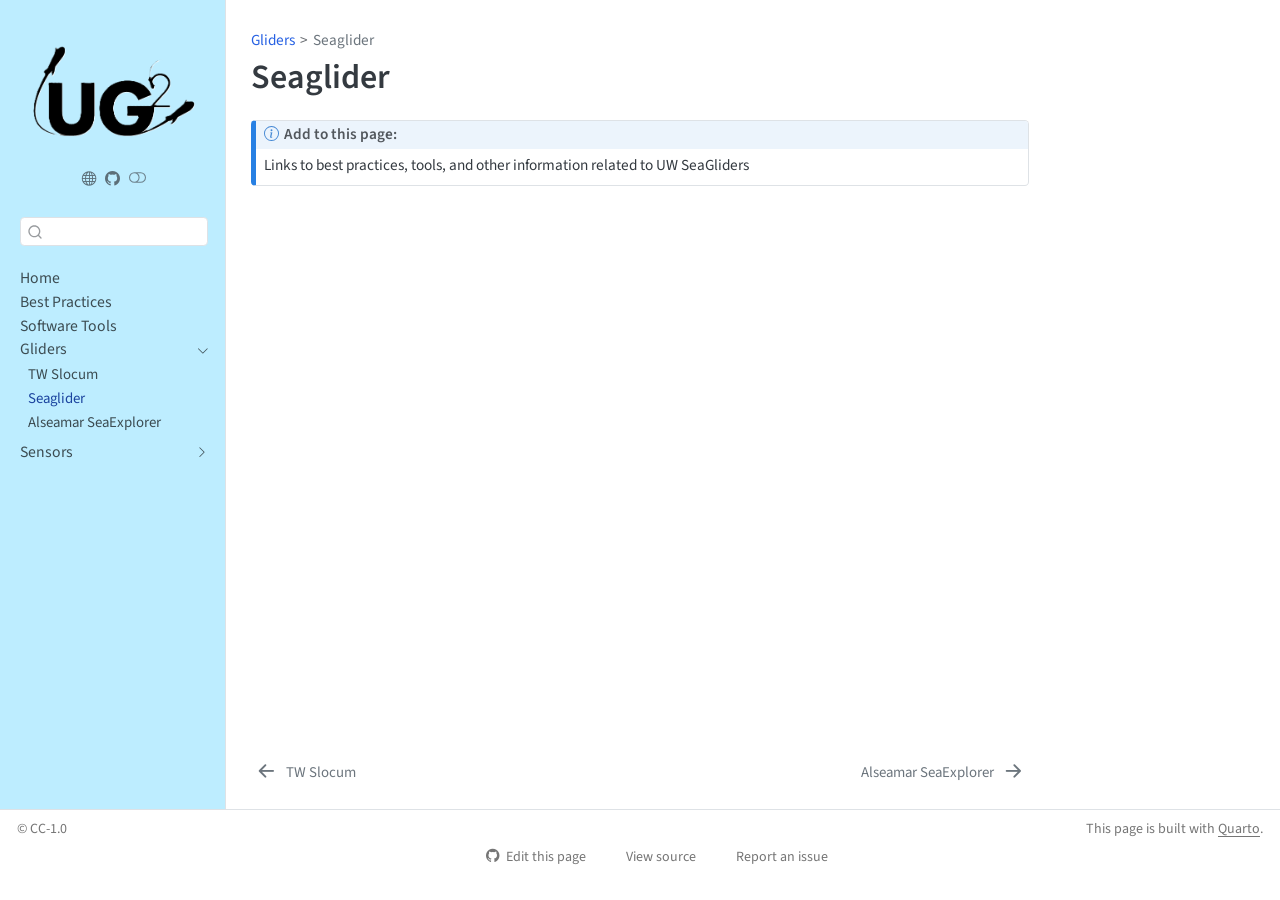
<file: content/seaglider.html>
<!DOCTYPE html>
<html xmlns="http://www.w3.org/1999/xhtml" lang="en" xml:lang="en"><head>

<meta charset="utf-8">
<meta name="generator" content="quarto-1.10.19">

<meta name="viewport" content="width=device-width, initial-scale=1.0, user-scalable=yes">


<title>Seaglider – UG2 Github Landing Page</title>
<style>
/* Default styles provided by pandoc.
** See https://pandoc.org/MANUAL.html#variables-for-html for config info.
*/
span.smallcaps{font-variant: small-caps;}
div.columns{display: flex; gap: 1.5em;}
div.column{flex: auto;}
@media screen {
div.columns{gap: min(4vw, 1.5em);}
div.column{overflow-x: auto;}
}
div.hanging-indent{margin-left: 1.5em; text-indent: -1.5em;}
ul.task-list{list-style: none;}
ul.task-list li input[type="checkbox"] {
  width: 0.8em;
  margin: 0 0.8em 0.2em -1em; /* quarto-specific, see https://github.com/quarto-dev/quarto-cli/issues/4556 */ 
  vertical-align: middle;
}
</style>


<script src="../site_libs/quarto-nav/quarto-nav.js"></script>
<script src="../site_libs/clipboard/clipboard.min.js"></script>
<script src="../site_libs/quarto-search/autocomplete.umd.js"></script>
<script src="../site_libs/quarto-search/fuse.min.js"></script>
<script src="../site_libs/quarto-search/quarto-search.js"></script>
<meta name="quarto:offset" content="../">
<link href="../content/alseamar.html" rel="next">
<link href="../content/slocum.html" rel="prev">
<link href="../images/favicon.ico" rel="icon">
<script src="../site_libs/quarto-html/quarto.js" type="module"></script>
<script src="../site_libs/quarto-html/tabsets/tabsets.js" type="module"></script>
<script src="../site_libs/quarto-html/popper.min.js"></script>
<script src="../site_libs/quarto-html/tippy.umd.min.js"></script>
<script src="../site_libs/quarto-html/anchor.min.js"></script>
<link href="../site_libs/quarto-html/tippy.css" rel="stylesheet">
<link href="../site_libs/quarto-html/quarto-syntax-highlighting-bf27225e3a48a9273f3daa8f8e829971.css" rel="stylesheet" class="quarto-color-scheme" id="quarto-text-highlighting-styles">
<link href="../site_libs/quarto-html/quarto-syntax-highlighting-dark-b626d73c4c936ccc3cb08be7d45d1df6.css" rel="stylesheet" class="quarto-color-scheme quarto-color-alternate" id="quarto-text-highlighting-styles">
<link href="../site_libs/quarto-html/quarto-syntax-highlighting-bf27225e3a48a9273f3daa8f8e829971.css" rel="stylesheet" class="quarto-color-scheme-extra" id="quarto-text-highlighting-styles">
<script src="../site_libs/bootstrap/bootstrap.min.js"></script>
<link href="../site_libs/bootstrap/bootstrap-icons.css" rel="stylesheet">
<link href="../site_libs/bootstrap/bootstrap-cd25cc630f030847dbf15e14af98990f.min.css" rel="stylesheet" append-hash="true" class="quarto-color-scheme" id="quarto-bootstrap" data-mode="light">
<link href="../site_libs/bootstrap/bootstrap-dark-d949c74a40ea39fb0bf3b5edfd17d417.min.css" rel="stylesheet" append-hash="true" class="quarto-color-scheme quarto-color-alternate" id="quarto-bootstrap" data-mode="dark">
<link href="../site_libs/bootstrap/bootstrap-cd25cc630f030847dbf15e14af98990f.min.css" rel="stylesheet" append-hash="true" class="quarto-color-scheme-extra" id="quarto-bootstrap" data-mode="light">
<script id="quarto-search-options" type="application/json">{
  "location": "sidebar",
  "copy-button": false,
  "collapse-after": 3,
  "panel-placement": "start",
  "type": "textbox",
  "limit": 50,
  "keyboard-shortcut": [
    "f",
    "/",
    "s"
  ],
  "show-item-context": false,
  "language": {
    "search-no-results-text": "No results",
    "search-matching-documents-text": "matching documents",
    "search-copy-link-title": "Copy link to search",
    "search-hide-matches-text": "Hide additional matches",
    "search-more-match-text": "more match in this document",
    "search-more-matches-text": "more matches in this document",
    "search-clear-button-title": "Clear",
    "search-text-placeholder": "",
    "search-detached-cancel-button-title": "Cancel",
    "search-submit-button-title": "Submit",
    "search-label": "Search"
  }
}</script>


</head>

<body class="nav-sidebar docked quarto-light"><script id="quarto-html-before-body" type="application/javascript">
    const toggleBodyColorMode = (bsSheetEl) => {
      const mode = bsSheetEl.getAttribute("data-mode");
      const bodyEl = window.document.querySelector("body");
      if (mode === "dark") {
        bodyEl.classList.add("quarto-dark");
        bodyEl.classList.remove("quarto-light");
      } else {
        bodyEl.classList.add("quarto-light");
        bodyEl.classList.remove("quarto-dark");
      }
    }
    const toggleBodyColorPrimary = () => {
      const bsSheetEl = window.document.querySelector("link#quarto-bootstrap:not([rel=disabled-stylesheet])");
      if (bsSheetEl) {
        toggleBodyColorMode(bsSheetEl);
      }
    }
    const setColorSchemeToggle = (alternate) => {
      const toggles = window.document.querySelectorAll('.quarto-color-scheme-toggle');
      for (let i=0; i < toggles.length; i++) {
        const toggle = toggles[i];
        if (toggle) {
          if (alternate) {
            toggle.classList.add("alternate");
          } else {
            toggle.classList.remove("alternate");
          }
        }
      }
    };
    const toggleColorMode = (alternate) => {
      // Switch the stylesheets
      const primaryStylesheets = window.document.querySelectorAll('link.quarto-color-scheme:not(.quarto-color-alternate)');
      const alternateStylesheets = window.document.querySelectorAll('link.quarto-color-scheme.quarto-color-alternate');
      manageTransitions('#quarto-margin-sidebar .nav-link', false);
      if (alternate) {
        // note: dark is layered on light, we don't disable primary!
        enableStylesheet(alternateStylesheets);
        for (const sheetNode of alternateStylesheets) {
          if (sheetNode.id === "quarto-bootstrap") {
            toggleBodyColorMode(sheetNode);
          }
        }
      } else {
        disableStylesheet(alternateStylesheets);
        enableStylesheet(primaryStylesheets)
        toggleBodyColorPrimary();
      }
      manageTransitions('#quarto-margin-sidebar .nav-link', true);
      // Switch the toggles
      setColorSchemeToggle(alternate)
      // Hack to workaround the fact that safari doesn't
      // properly recolor the scrollbar when toggling (#1455)
      if (navigator.userAgent.indexOf('Safari') > 0 && navigator.userAgent.indexOf('Chrome') == -1) {
        manageTransitions("body", false);
        window.scrollTo(0, 1);
        setTimeout(() => {
          window.scrollTo(0, 0);
          manageTransitions("body", true);
        }, 40);
      }
    }
    const disableStylesheet = (stylesheets) => {
      for (let i=0; i < stylesheets.length; i++) {
        const stylesheet = stylesheets[i];
        stylesheet.rel = 'disabled-stylesheet';
      }
    }
    const enableStylesheet = (stylesheets) => {
      for (let i=0; i < stylesheets.length; i++) {
        const stylesheet = stylesheets[i];
        if(stylesheet.rel !== 'stylesheet') { // for Chrome, which will still FOUC without this check
          stylesheet.rel = 'stylesheet';
        }
      }
    }
    const manageTransitions = (selector, allowTransitions) => {
      const els = window.document.querySelectorAll(selector);
      for (let i=0; i < els.length; i++) {
        const el = els[i];
        if (allowTransitions) {
          el.classList.remove('notransition');
        } else {
          el.classList.add('notransition');
        }
      }
    }
    const isFileUrl = () => {
      return window.location.protocol === 'file:';
    }
    const hasAlternateSentinel = () => {
      let styleSentinel = getColorSchemeSentinel();
      if (styleSentinel !== null) {
        return styleSentinel === "alternate";
      } else {
        return false;
      }
    }
    const setStyleSentinel = (alternate) => {
      const value = alternate ? "alternate" : "default";
      if (!isFileUrl()) {
        window.localStorage.setItem("quarto-color-scheme", value);
      } else {
        localAlternateSentinel = value;
      }
    }
    const getColorSchemeSentinel = () => {
      if (!isFileUrl()) {
        const storageValue = window.localStorage.getItem("quarto-color-scheme");
        return storageValue != null ? storageValue : localAlternateSentinel;
      } else {
        return localAlternateSentinel;
      }
    }
    const toggleGiscusIfUsed = (isAlternate, darkModeDefault) => {
      const baseTheme = document.querySelector('#giscus-base-theme')?.value ?? 'light';
      const alternateTheme = document.querySelector('#giscus-alt-theme')?.value ?? 'dark';
      let newTheme = '';
      if(authorPrefersDark) {
        newTheme = isAlternate ? baseTheme : alternateTheme;
      } else {
        newTheme = isAlternate ? alternateTheme : baseTheme;
      }
      const changeGiscusTheme = () => {
        // From: https://github.com/giscus/giscus/issues/336
        const sendMessage = (message) => {
          const iframe = document.querySelector('iframe.giscus-frame');
          if (!iframe) return;
          iframe.contentWindow.postMessage({ giscus: message }, 'https://giscus.app');
        }
        sendMessage({
          setConfig: {
            theme: newTheme
          }
        });
      }
      const isGiscussLoaded = window.document.querySelector('iframe.giscus-frame') !== null;
      if (isGiscussLoaded) {
        changeGiscusTheme();
      }
    };
    const authorPrefersDark = false;
    const darkModeDefault = authorPrefersDark;
      document.querySelector('link#quarto-text-highlighting-styles.quarto-color-scheme-extra').rel = 'disabled-stylesheet';
      document.querySelector('link#quarto-bootstrap.quarto-color-scheme-extra').rel = 'disabled-stylesheet';
    let localAlternateSentinel = darkModeDefault ? 'alternate' : 'default';
    // Dark / light mode switch
    window.quartoToggleColorScheme = () => {
      // Read the current dark / light value
      let toAlternate = !hasAlternateSentinel();
      toggleColorMode(toAlternate);
      setStyleSentinel(toAlternate);
      toggleGiscusIfUsed(toAlternate, darkModeDefault);
      window.dispatchEvent(new Event('resize'));
    };
    // Switch to dark mode if need be
    if (hasAlternateSentinel()) {
      toggleColorMode(true);
    } else {
      toggleColorMode(false);
    }
  </script>

<div id="quarto-search-results"></div>
  <header id="quarto-header" class="headroom fixed-top">
  <nav class="quarto-secondary-nav">
    <div class="container-fluid d-flex">
      <button type="button" class="quarto-btn-toggle btn" data-bs-toggle="collapse" role="button" data-bs-target=".quarto-sidebar-collapse-item" aria-controls="quarto-sidebar" aria-expanded="false" aria-label="Toggle sidebar navigation" onclick="if (window.quartoToggleHeadroom) { window.quartoToggleHeadroom(); }">
        <i class="bi bi-layout-text-sidebar-reverse"></i>
      </button>
        <nav class="quarto-page-breadcrumbs" aria-label="breadcrumb"><ol class="breadcrumb"><li class="breadcrumb-item"><a href="../content/gliders.html">Gliders</a></li><li class="breadcrumb-item"><a href="../content/seaglider.html">Seaglider</a></li></ol></nav>
        <a class="flex-grow-1" role="navigation" data-bs-toggle="collapse" data-bs-target=".quarto-sidebar-collapse-item" aria-controls="quarto-sidebar" aria-expanded="false" aria-label="Toggle sidebar navigation" onclick="if (window.quartoToggleHeadroom) { window.quartoToggleHeadroom(); }">      
        </a>
      <button type="button" class="btn quarto-search-button" aria-label="Search" onclick="window.quartoOpenSearch();">
        <i class="bi bi-search"></i>
      </button>
    </div>
  </nav>
</header>
<!-- content -->
<div id="quarto-content" class="quarto-container page-columns page-rows-contents page-layout-article">
<!-- sidebar -->
  <nav id="quarto-sidebar" class="sidebar collapse collapse-horizontal quarto-sidebar-collapse-item sidebar-navigation docked overflow-auto">
    <div class="pt-lg-2 mt-2 text-center sidebar-header">
      <a href="../index.html" class="sidebar-logo-link">
      <img src="../content/images/UG2_Option1_noBackground.png" alt="" class="sidebar-logo light-content py-0 d-lg-inline d-none">
      <img src="../content/images/UG2_Option1_noBackground.png" alt="" class="sidebar-logo dark-content py-0 d-lg-inline d-none">
      </a>
      <div class="sidebar-tools-main tools-wide">
    <a href="https://underwatergliders.org/" title="Underwater Glider User Group" class="quarto-navigation-tool px-1" aria-label="Underwater Glider User Group"><i class="bi bi-globe"></i></a>
    <a href="https://github.com/UG2-gliders/UG2-Community-Lab-Manual" title="UG2 Community Lab Manual GitHub Repository" class="quarto-navigation-tool px-1" aria-label="UG2 Community Lab Manual GitHub Repository"><i class="bi bi-github"></i></a>
  <a href="" class="quarto-color-scheme-toggle quarto-navigation-tool  px-1" onclick="window.quartoToggleColorScheme(); return false;" title="Toggle dark mode"><i class="bi"></i></a>
</div>
      </div>
        <div class="mt-2 flex-shrink-0 align-items-center">
        <div class="sidebar-search">
        <div id="quarto-search" class="" title="Search"></div>
        </div>
        </div>
    <div class="sidebar-menu-container"> 
    <ul class="list-unstyled mt-1">
        <li class="sidebar-item">
  <div class="sidebar-item-container"> 
  <a href="../index.html" class="sidebar-item-text sidebar-link">
 <span class="menu-text">Home</span></a>
  </div>
</li>
        <li class="sidebar-item">
  <div class="sidebar-item-container"> 
  <a href="../content/best-practices.html" class="sidebar-item-text sidebar-link">
 <span class="menu-text">Best Practices</span></a>
  </div>
</li>
        <li class="sidebar-item">
  <div class="sidebar-item-container"> 
  <a href="../content/software-tools.html" class="sidebar-item-text sidebar-link">
 <span class="menu-text">Software Tools</span></a>
  </div>
</li>
        <li class="sidebar-item sidebar-item-section">
      <div class="sidebar-item-container"> 
            <a href="../content/gliders.html" class="sidebar-item-text sidebar-link">
 <span class="menu-text">Gliders</span></a>
          <a class="sidebar-item-toggle text-start" data-bs-toggle="collapse" data-bs-target="#quarto-sidebar-section-1" role="navigation" aria-expanded="true" aria-label="Toggle section">
            <i class="bi bi-chevron-right ms-2"></i>
          </a> 
      </div>
      <ul id="quarto-sidebar-section-1" class="collapse list-unstyled sidebar-section depth1 show">  
          <li class="sidebar-item">
  <div class="sidebar-item-container"> 
  <a href="../content/slocum.html" class="sidebar-item-text sidebar-link">
 <span class="menu-text">TW Slocum</span></a>
  </div>
</li>
          <li class="sidebar-item">
  <div class="sidebar-item-container"> 
  <a href="../content/seaglider.html" class="sidebar-item-text sidebar-link active">
 <span class="menu-text">Seaglider</span></a>
  </div>
</li>
          <li class="sidebar-item">
  <div class="sidebar-item-container"> 
  <a href="../content/alseamar.html" class="sidebar-item-text sidebar-link">
 <span class="menu-text">Alseamar SeaExplorer</span></a>
  </div>
</li>
      </ul>
  </li>
        <li class="sidebar-item sidebar-item-section">
      <div class="sidebar-item-container"> 
            <a href="../content/sensors.html" class="sidebar-item-text sidebar-link">
 <span class="menu-text">Sensors</span></a>
          <a class="sidebar-item-toggle text-start collapsed" data-bs-toggle="collapse" data-bs-target="#quarto-sidebar-section-2" role="navigation" aria-expanded="false" aria-label="Toggle section">
            <i class="bi bi-chevron-right ms-2"></i>
          </a> 
      </div>
      <ul id="quarto-sidebar-section-2" class="collapse list-unstyled sidebar-section depth1 ">  
          <li class="sidebar-item">
  <div class="sidebar-item-container"> 
  <a href="../content/ctd.html" class="sidebar-item-text sidebar-link">
 <span class="menu-text">CTD</span></a>
  </div>
</li>
          <li class="sidebar-item">
  <div class="sidebar-item-container"> 
  <a href="../content/pam.html" class="sidebar-item-text sidebar-link">
 <span class="menu-text">PAM Sensors</span></a>
  </div>
</li>
      </ul>
  </li>
    </ul>
    </div>
</nav>
<div id="quarto-sidebar-glass" class="quarto-sidebar-collapse-item" data-bs-toggle="collapse" data-bs-target=".quarto-sidebar-collapse-item"></div>
<!-- margin-sidebar -->
    <div id="quarto-margin-sidebar" class="sidebar margin-sidebar zindex-bottom">
        
    </div>
<!-- main -->
<main class="content" id="quarto-document-content">


<header id="title-block-header" class="quarto-title-block default"><nav class="quarto-page-breadcrumbs quarto-title-breadcrumbs d-none d-lg-block" aria-label="breadcrumb"><ol class="breadcrumb"><li class="breadcrumb-item"><a href="../content/gliders.html">Gliders</a></li><li class="breadcrumb-item"><a href="../content/seaglider.html">Seaglider</a></li></ol></nav>
<div class="quarto-title">
<h1 class="title">Seaglider</h1>
</div>



<div class="quarto-title-meta">

    
  
    
  </div>
  


</header>


<div class="callout callout-style-default callout-note callout-titled">
<div class="callout-header d-flex align-content-center">
<div class="callout-icon-container">
<i class="callout-icon"></i>
</div>
<div class="callout-title-container flex-fill">
<span class="screen-reader-only">Note</span>Add to this page:
</div>
</div>
<div class="callout-body-container callout-body">
<p>Links to best practices, tools, and other information related to UW SeaGliders</p>
</div>
</div>



</main> <!-- /main -->
<script id="quarto-html-after-body" type="application/javascript">
  window.document.addEventListener("DOMContentLoaded", function (event) {
    // Ensure there is a toggle, if there isn't float one in the top right
    if (window.document.querySelector('.quarto-color-scheme-toggle') === null) {
      const a = window.document.createElement('a');
      a.classList.add('top-right');
      a.classList.add('quarto-color-scheme-toggle');
      a.href = "";
      a.onclick = function() { try { window.quartoToggleColorScheme(); } catch {} return false; };
      const i = window.document.createElement("i");
      i.classList.add('bi');
      a.appendChild(i);
      window.document.body.appendChild(a);
    }
    setColorSchemeToggle(hasAlternateSentinel())
    const icon = "";
    const anchorJS = new window.AnchorJS();
    anchorJS.options = {
      placement: 'right',
      icon: icon
    };
    anchorJS.add('.anchored');
    const isCodeAnnotation = (el) => {
      for (const clz of el.classList) {
        if (clz.startsWith('code-annotation-')) {                     
          return true;
        }
      }
      return false;
    }
    const onCopySuccess = function(e) {
      // button target
      const button = e.trigger;
      // don't keep focus
      button.blur();
      // flash "checked"
      button.classList.add('code-copy-button-checked');
      var currentTitle = button.getAttribute("title");
      button.setAttribute("title", "Copied!");
      let tooltip;
      if (window.bootstrap) {
        button.setAttribute("data-bs-toggle", "tooltip");
        button.setAttribute("data-bs-placement", "left");
        button.setAttribute("data-bs-title", "Copied!");
        tooltip = new bootstrap.Tooltip(button, 
          { trigger: "manual", 
            customClass: "code-copy-button-tooltip",
            offset: [0, -8]});
        tooltip.show();    
      }
      setTimeout(function() {
        if (tooltip) {
          tooltip.hide();
          button.removeAttribute("data-bs-title");
          button.removeAttribute("data-bs-toggle");
          button.removeAttribute("data-bs-placement");
        }
        button.setAttribute("title", currentTitle);
        button.classList.remove('code-copy-button-checked');
      }, 1000);
      // clear code selection
      e.clearSelection();
    }
    const getTextToCopy = function(trigger) {
      const outerScaffold = trigger.parentElement.cloneNode(true);
      const codeEl = outerScaffold.querySelector('code');
      for (const childEl of codeEl.children) {
        if (isCodeAnnotation(childEl)) {
          childEl.remove();
        }
      }
      return codeEl.innerText;
    }
    const clipboard = new window.ClipboardJS('.code-copy-button:not([data-in-quarto-modal])', {
      text: getTextToCopy
    });
    clipboard.on('success', onCopySuccess);
    if (window.document.getElementById('quarto-embedded-source-code-modal')) {
      const clipboardModal = new window.ClipboardJS('.code-copy-button[data-in-quarto-modal]', {
        text: getTextToCopy,
        container: window.document.getElementById('quarto-embedded-source-code-modal')
      });
      clipboardModal.on('success', onCopySuccess);
    }
      var localhostRegex = new RegExp(/^(?:http|https):\/\/localhost\:?[0-9]*\//);
      var mailtoRegex = new RegExp(/^mailto:/);
        var filterRegex = new RegExp("https:\/\/ug2-gliders\.github\.io\/UG2-Community-Lab-Manual\/");
      var isInternal = (href) => {
          return filterRegex.test(href) || localhostRegex.test(href) || mailtoRegex.test(href);
      }
      // Inspect non-navigation links and adorn them if external
     var links = window.document.querySelectorAll('a[href]:not(.nav-link):not(.navbar-brand):not(.toc-action):not(.sidebar-link):not(.sidebar-item-toggle):not(.pagination-link):not(.no-external):not([aria-hidden]):not(.dropdown-item):not(.quarto-navigation-tool):not(.about-link)');
      for (var i=0; i<links.length; i++) {
        const link = links[i];
        if (!isInternal(link.href)) {
          // undo the damage that might have been done by quarto-nav.js in the case of
          // links that we want to consider external
          if (link.dataset.originalHref !== undefined) {
            link.href = link.dataset.originalHref;
          }
        }
      }
    function tippyHover(el, contentFn, onTriggerFn, onUntriggerFn) {
      const config = {
        allowHTML: true,
        maxWidth: 500,
        delay: 100,
        arrow: false,
        appendTo: function(el) {
            return el.parentElement;
        },
        interactive: true,
        interactiveBorder: 10,
        theme: 'quarto',
        placement: 'bottom-start',
      };
      if (contentFn) {
        config.content = contentFn;
      }
      if (onTriggerFn) {
        config.onTrigger = onTriggerFn;
      }
      if (onUntriggerFn) {
        config.onUntrigger = onUntriggerFn;
      }
      window.tippy(el, config); 
    }
    const noterefs = window.document.querySelectorAll('a[role="doc-noteref"]');
    for (var i=0; i<noterefs.length; i++) {
      const ref = noterefs[i];
      tippyHover(ref, function() {
        // use id or data attribute instead here
        let href = ref.getAttribute('data-footnote-href') || ref.getAttribute('href');
        try { href = new URL(href).hash; } catch {}
        const id = href.replace(/^#\/?/, "");
        const note = window.document.getElementById(id);
        if (note) {
          return note.innerHTML;
        } else {
          return "";
        }
      });
    }
    const xrefs = window.document.querySelectorAll('a.quarto-xref');
    const processXRef = (id, note) => {
      // Strip column container classes
      const stripColumnClz = (el) => {
        el.classList.remove("page-full", "page-columns");
        if (el.children) {
          for (const child of el.children) {
            stripColumnClz(child);
          }
        }
      }
      stripColumnClz(note)
      if (id === null || id.startsWith('sec-')) {
        // Special case sections, only their first couple elements
        const container = document.createElement("div");
        if (note.children && note.children.length > 2) {
          container.appendChild(note.children[0].cloneNode(true));
          for (let i = 1; i < note.children.length; i++) {
            const child = note.children[i];
            if (child.tagName === "P" && child.innerText === "") {
              continue;
            } else {
              container.appendChild(child.cloneNode(true));
              break;
            }
          }
          if (window.Quarto?.typesetMath) {
            window.Quarto.typesetMath(container);
          }
          return container.innerHTML
        } else {
          if (window.Quarto?.typesetMath) {
            window.Quarto.typesetMath(note);
          }
          return note.innerHTML;
        }
      } else {
        // Remove any anchor links if they are present
        const anchorLink = note.querySelector('a.anchorjs-link');
        if (anchorLink) {
          anchorLink.remove();
        }
        if (window.Quarto?.typesetMath) {
          window.Quarto.typesetMath(note);
        }
        if (note.classList.contains("callout")) {
          return note.outerHTML;
        } else {
          return note.innerHTML;
        }
      }
    }
    for (var i=0; i<xrefs.length; i++) {
      const xref = xrefs[i];
      tippyHover(xref, undefined, function(instance) {
        instance.disable();
        let url = xref.getAttribute('href');
        let hash = undefined; 
        if (url.startsWith('#')) {
          hash = url;
        } else {
          try { hash = new URL(url).hash; } catch {}
        }
        if (hash) {
          const id = hash.replace(/^#\/?/, "");
          const note = window.document.getElementById(id);
          if (note !== null) {
            try {
              const html = processXRef(id, note.cloneNode(true));
              instance.setContent(html);
            } finally {
              instance.enable();
              instance.show();
            }
          } else {
            // See if we can fetch this
            fetch(url.split('#')[0])
            .then(res => res.text())
            .then(html => {
              const parser = new DOMParser();
              const htmlDoc = parser.parseFromString(html, "text/html");
              const note = htmlDoc.getElementById(id);
              if (note !== null) {
                const html = processXRef(id, note);
                instance.setContent(html);
              } 
            }).finally(() => {
              instance.enable();
              instance.show();
            });
          }
        } else {
          // See if we can fetch a full url (with no hash to target)
          // This is a special case and we should probably do some content thinning / targeting
          fetch(url)
          .then(res => res.text())
          .then(html => {
            const parser = new DOMParser();
            const htmlDoc = parser.parseFromString(html, "text/html");
            const note = htmlDoc.querySelector('main.content');
            if (note !== null) {
              // This should only happen for chapter cross references
              // (since there is no id in the URL)
              // remove the first header
              if (note.children.length > 0 && note.children[0].tagName === "HEADER") {
                note.children[0].remove();
              }
              const html = processXRef(null, note);
              instance.setContent(html);
            } 
          }).finally(() => {
            instance.enable();
            instance.show();
          });
        }
      }, function(instance) {
      });
    }
        let selectedAnnoteEl;
        const selectorForAnnotation = ( cell, annotation) => {
          let cellAttr = 'data-code-cell="' + cell + '"';
          let lineAttr = 'data-code-annotation="' +  annotation + '"';
          const selector = 'span[' + cellAttr + '][' + lineAttr + ']';
          return selector;
        }
        const selectCodeLines = (annoteEl) => {
          const doc = window.document;
          const targetCell = annoteEl.getAttribute("data-target-cell");
          const targetAnnotation = annoteEl.getAttribute("data-target-annotation");
          const annoteSpan = window.document.querySelector(selectorForAnnotation(targetCell, targetAnnotation));
          const lines = annoteSpan.getAttribute("data-code-lines").split(",");
          const lineIds = lines.map((line) => {
            return targetCell + "-" + line;
          })
          let top = null;
          let height = null;
          let parent = null;
          if (lineIds.length > 0) {
              //compute the position of the single el (top and bottom and make a div)
              const el = window.document.getElementById(lineIds[0]);
              top = el.offsetTop;
              height = el.offsetHeight;
              parent = el.parentElement.parentElement;
            if (lineIds.length > 1) {
              const lastEl = window.document.getElementById(lineIds[lineIds.length - 1]);
              const bottom = lastEl.offsetTop + lastEl.offsetHeight;
              height = bottom - top;
            }
            if (top !== null && height !== null && parent !== null) {
              // cook up a div (if necessary) and position it 
              let div = window.document.getElementById("code-annotation-line-highlight");
              if (div === null) {
                div = window.document.createElement("div");
                div.setAttribute("id", "code-annotation-line-highlight");
                div.style.position = 'absolute';
                parent.appendChild(div);
              }
              div.style.top = top - 2 + "px";
              div.style.height = height + 4 + "px";
              div.style.left = 0;
              let gutterDiv = window.document.getElementById("code-annotation-line-highlight-gutter");
              if (gutterDiv === null) {
                gutterDiv = window.document.createElement("div");
                gutterDiv.setAttribute("id", "code-annotation-line-highlight-gutter");
                gutterDiv.style.position = 'absolute';
                const codeCell = window.document.getElementById(targetCell);
                const gutter = codeCell.querySelector('.code-annotation-gutter');
                gutter.appendChild(gutterDiv);
              }
              gutterDiv.style.top = top - 2 + "px";
              gutterDiv.style.height = height + 4 + "px";
            }
            selectedAnnoteEl = annoteEl;
          }
        };
        const unselectCodeLines = () => {
          const elementsIds = ["code-annotation-line-highlight", "code-annotation-line-highlight-gutter"];
          elementsIds.forEach((elId) => {
            const div = window.document.getElementById(elId);
            if (div) {
              div.remove();
            }
          });
          selectedAnnoteEl = undefined;
        };
          // Handle positioning of the toggle
      window.addEventListener(
        "resize",
        throttle(() => {
          elRect = undefined;
          if (selectedAnnoteEl) {
            selectCodeLines(selectedAnnoteEl);
          }
        }, 10)
      );
      function throttle(fn, ms) {
      let throttle = false;
      let timer;
        return (...args) => {
          if(!throttle) { // first call gets through
              fn.apply(this, args);
              throttle = true;
          } else { // all the others get throttled
              if(timer) clearTimeout(timer); // cancel #2
              timer = setTimeout(() => {
                fn.apply(this, args);
                timer = throttle = false;
              }, ms);
          }
        };
      }
        // Attach click handler to the DT
        const annoteDls = window.document.querySelectorAll('dt[data-target-cell]');
        for (const annoteDlNode of annoteDls) {
          annoteDlNode.addEventListener('click', (event) => {
            const clickedEl = event.target;
            if (clickedEl !== selectedAnnoteEl) {
              unselectCodeLines();
              const activeEl = window.document.querySelector('dt[data-target-cell].code-annotation-active');
              if (activeEl) {
                activeEl.classList.remove('code-annotation-active');
              }
              selectCodeLines(clickedEl);
              clickedEl.classList.add('code-annotation-active');
            } else {
              // Unselect the line
              unselectCodeLines();
              clickedEl.classList.remove('code-annotation-active');
            }
          });
        }
    const findCites = (el) => {
      const parentEl = el.parentElement;
      if (parentEl) {
        const cites = parentEl.dataset.cites;
        if (cites) {
          return {
            el,
            cites: cites.split(' ')
          };
        } else {
          return findCites(el.parentElement)
        }
      } else {
        return undefined;
      }
    };
    var bibliorefs = window.document.querySelectorAll('a[role="doc-biblioref"]');
    for (var i=0; i<bibliorefs.length; i++) {
      const ref = bibliorefs[i];
      const citeInfo = findCites(ref);
      if (citeInfo) {
        tippyHover(citeInfo.el, function() {
          var popup = window.document.createElement('div');
          citeInfo.cites.forEach(function(cite) {
            var citeDiv = window.document.createElement('div');
            citeDiv.classList.add('hanging-indent');
            citeDiv.classList.add('csl-entry');
            var biblioDiv = window.document.getElementById('ref-' + cite);
            if (biblioDiv) {
              citeDiv.innerHTML = biblioDiv.innerHTML;
            }
            popup.appendChild(citeDiv);
          });
          return popup.innerHTML;
        });
      }
    }
  });
  </script>
<nav class="page-navigation">
  <div class="nav-page nav-page-previous">
      <a href="../content/slocum.html" class="pagination-link" aria-label="TW Slocum">
        <i class="bi bi-arrow-left-short"></i> <span class="nav-page-text">TW Slocum</span>
      </a>          
  </div>
  <div class="nav-page nav-page-next">
      <a href="../content/alseamar.html" class="pagination-link" aria-label="Alseamar SeaExplorer">
        <span class="nav-page-text">Alseamar SeaExplorer</span> <i class="bi bi-arrow-right-short"></i>
      </a>
  </div>
</nav>
</div> <!-- /content -->
<footer class="footer">
  <div class="nav-footer">
    <div class="nav-footer-left">
<p>© CC-1.0</p>
</div>   
    <div class="nav-footer-center">
      &nbsp;
    <div class="toc-actions"><ul><li><a href="https://github.com/UG2-gliders/UG2-Community-Lab-Manual/edit/main/content/seaglider.qmd" class="toc-action"><i class="bi bi-github"></i>Edit this page</a></li><li><a href="https://github.com/UG2-gliders/UG2-Community-Lab-Manual/blob/main/content/seaglider.qmd" class="toc-action"><i class="bi empty"></i>View source</a></li><li><a href="https://github.com/UG2-gliders/UG2-Community-Lab-Manual/issues/new" class="toc-action"><i class="bi empty"></i>Report an issue</a></li></ul></div></div>
    <div class="nav-footer-right">
<p>This page is built with <a href="https://quarto.org/">Quarto</a>.</p>
</div>
  </div>
</footer>




</body></html>
</file>
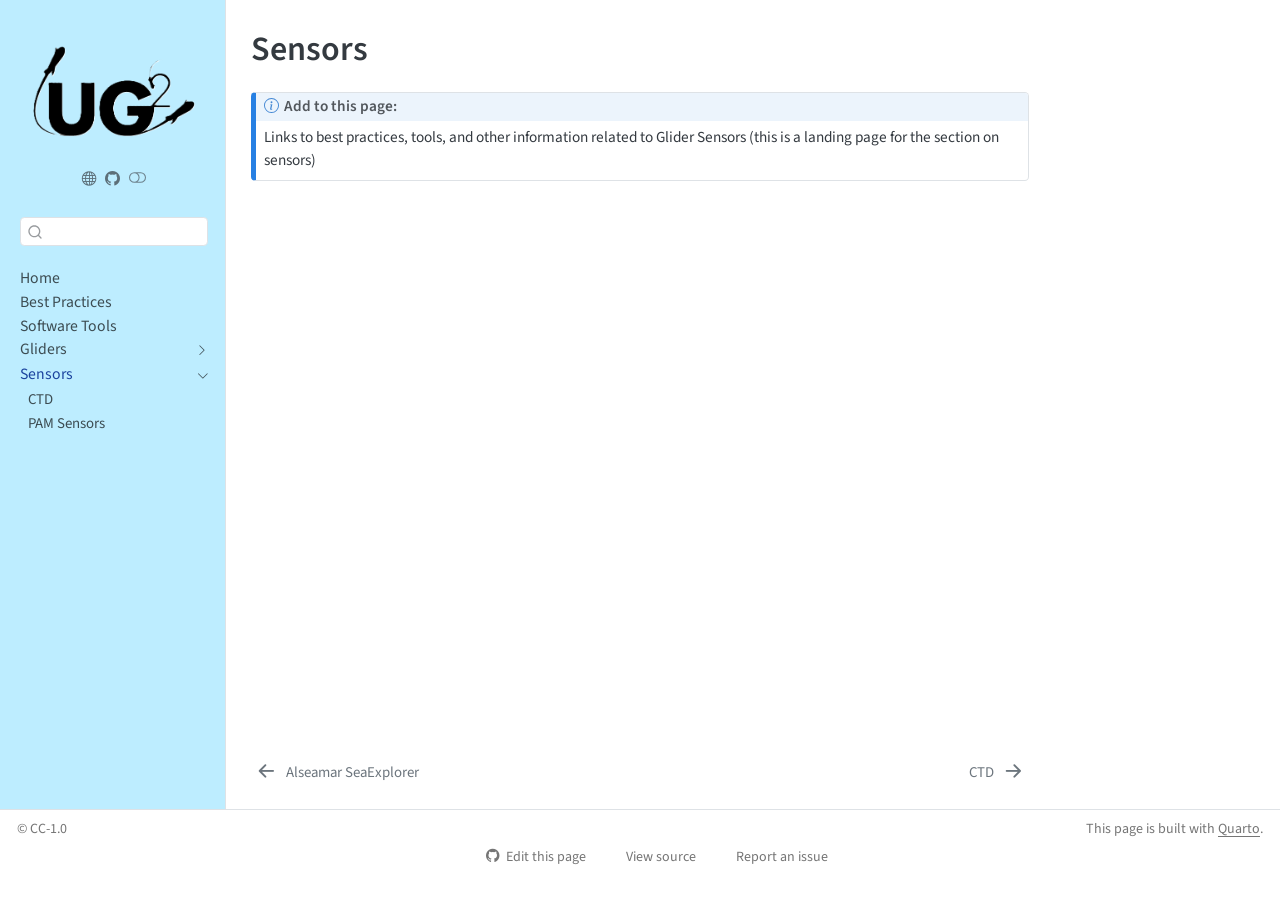
<file: content/sensors.html>
<!DOCTYPE html>
<html xmlns="http://www.w3.org/1999/xhtml" lang="en" xml:lang="en"><head>

<meta charset="utf-8">
<meta name="generator" content="quarto-1.10.19">

<meta name="viewport" content="width=device-width, initial-scale=1.0, user-scalable=yes">


<title>Sensors – UG2 Github Landing Page</title>
<style>
/* Default styles provided by pandoc.
** See https://pandoc.org/MANUAL.html#variables-for-html for config info.
*/
span.smallcaps{font-variant: small-caps;}
div.columns{display: flex; gap: 1.5em;}
div.column{flex: auto;}
@media screen {
div.columns{gap: min(4vw, 1.5em);}
div.column{overflow-x: auto;}
}
div.hanging-indent{margin-left: 1.5em; text-indent: -1.5em;}
ul.task-list{list-style: none;}
ul.task-list li input[type="checkbox"] {
  width: 0.8em;
  margin: 0 0.8em 0.2em -1em; /* quarto-specific, see https://github.com/quarto-dev/quarto-cli/issues/4556 */ 
  vertical-align: middle;
}
</style>


<script src="../site_libs/quarto-nav/quarto-nav.js"></script>
<script src="../site_libs/clipboard/clipboard.min.js"></script>
<script src="../site_libs/quarto-search/autocomplete.umd.js"></script>
<script src="../site_libs/quarto-search/fuse.min.js"></script>
<script src="../site_libs/quarto-search/quarto-search.js"></script>
<meta name="quarto:offset" content="../">
<link href="../content/ctd.html" rel="next">
<link href="../content/alseamar.html" rel="prev">
<link href="../images/favicon.ico" rel="icon">
<script src="../site_libs/quarto-html/quarto.js" type="module"></script>
<script src="../site_libs/quarto-html/tabsets/tabsets.js" type="module"></script>
<script src="../site_libs/quarto-html/popper.min.js"></script>
<script src="../site_libs/quarto-html/tippy.umd.min.js"></script>
<script src="../site_libs/quarto-html/anchor.min.js"></script>
<link href="../site_libs/quarto-html/tippy.css" rel="stylesheet">
<link href="../site_libs/quarto-html/quarto-syntax-highlighting-bf27225e3a48a9273f3daa8f8e829971.css" rel="stylesheet" class="quarto-color-scheme" id="quarto-text-highlighting-styles">
<link href="../site_libs/quarto-html/quarto-syntax-highlighting-dark-b626d73c4c936ccc3cb08be7d45d1df6.css" rel="stylesheet" class="quarto-color-scheme quarto-color-alternate" id="quarto-text-highlighting-styles">
<link href="../site_libs/quarto-html/quarto-syntax-highlighting-bf27225e3a48a9273f3daa8f8e829971.css" rel="stylesheet" class="quarto-color-scheme-extra" id="quarto-text-highlighting-styles">
<script src="../site_libs/bootstrap/bootstrap.min.js"></script>
<link href="../site_libs/bootstrap/bootstrap-icons.css" rel="stylesheet">
<link href="../site_libs/bootstrap/bootstrap-cd25cc630f030847dbf15e14af98990f.min.css" rel="stylesheet" append-hash="true" class="quarto-color-scheme" id="quarto-bootstrap" data-mode="light">
<link href="../site_libs/bootstrap/bootstrap-dark-d949c74a40ea39fb0bf3b5edfd17d417.min.css" rel="stylesheet" append-hash="true" class="quarto-color-scheme quarto-color-alternate" id="quarto-bootstrap" data-mode="dark">
<link href="../site_libs/bootstrap/bootstrap-cd25cc630f030847dbf15e14af98990f.min.css" rel="stylesheet" append-hash="true" class="quarto-color-scheme-extra" id="quarto-bootstrap" data-mode="light">
<script id="quarto-search-options" type="application/json">{
  "location": "sidebar",
  "copy-button": false,
  "collapse-after": 3,
  "panel-placement": "start",
  "type": "textbox",
  "limit": 50,
  "keyboard-shortcut": [
    "f",
    "/",
    "s"
  ],
  "show-item-context": false,
  "language": {
    "search-no-results-text": "No results",
    "search-matching-documents-text": "matching documents",
    "search-copy-link-title": "Copy link to search",
    "search-hide-matches-text": "Hide additional matches",
    "search-more-match-text": "more match in this document",
    "search-more-matches-text": "more matches in this document",
    "search-clear-button-title": "Clear",
    "search-text-placeholder": "",
    "search-detached-cancel-button-title": "Cancel",
    "search-submit-button-title": "Submit",
    "search-label": "Search"
  }
}</script>


</head>

<body class="nav-sidebar docked quarto-light"><script id="quarto-html-before-body" type="application/javascript">
    const toggleBodyColorMode = (bsSheetEl) => {
      const mode = bsSheetEl.getAttribute("data-mode");
      const bodyEl = window.document.querySelector("body");
      if (mode === "dark") {
        bodyEl.classList.add("quarto-dark");
        bodyEl.classList.remove("quarto-light");
      } else {
        bodyEl.classList.add("quarto-light");
        bodyEl.classList.remove("quarto-dark");
      }
    }
    const toggleBodyColorPrimary = () => {
      const bsSheetEl = window.document.querySelector("link#quarto-bootstrap:not([rel=disabled-stylesheet])");
      if (bsSheetEl) {
        toggleBodyColorMode(bsSheetEl);
      }
    }
    const setColorSchemeToggle = (alternate) => {
      const toggles = window.document.querySelectorAll('.quarto-color-scheme-toggle');
      for (let i=0; i < toggles.length; i++) {
        const toggle = toggles[i];
        if (toggle) {
          if (alternate) {
            toggle.classList.add("alternate");
          } else {
            toggle.classList.remove("alternate");
          }
        }
      }
    };
    const toggleColorMode = (alternate) => {
      // Switch the stylesheets
      const primaryStylesheets = window.document.querySelectorAll('link.quarto-color-scheme:not(.quarto-color-alternate)');
      const alternateStylesheets = window.document.querySelectorAll('link.quarto-color-scheme.quarto-color-alternate');
      manageTransitions('#quarto-margin-sidebar .nav-link', false);
      if (alternate) {
        // note: dark is layered on light, we don't disable primary!
        enableStylesheet(alternateStylesheets);
        for (const sheetNode of alternateStylesheets) {
          if (sheetNode.id === "quarto-bootstrap") {
            toggleBodyColorMode(sheetNode);
          }
        }
      } else {
        disableStylesheet(alternateStylesheets);
        enableStylesheet(primaryStylesheets)
        toggleBodyColorPrimary();
      }
      manageTransitions('#quarto-margin-sidebar .nav-link', true);
      // Switch the toggles
      setColorSchemeToggle(alternate)
      // Hack to workaround the fact that safari doesn't
      // properly recolor the scrollbar when toggling (#1455)
      if (navigator.userAgent.indexOf('Safari') > 0 && navigator.userAgent.indexOf('Chrome') == -1) {
        manageTransitions("body", false);
        window.scrollTo(0, 1);
        setTimeout(() => {
          window.scrollTo(0, 0);
          manageTransitions("body", true);
        }, 40);
      }
    }
    const disableStylesheet = (stylesheets) => {
      for (let i=0; i < stylesheets.length; i++) {
        const stylesheet = stylesheets[i];
        stylesheet.rel = 'disabled-stylesheet';
      }
    }
    const enableStylesheet = (stylesheets) => {
      for (let i=0; i < stylesheets.length; i++) {
        const stylesheet = stylesheets[i];
        if(stylesheet.rel !== 'stylesheet') { // for Chrome, which will still FOUC without this check
          stylesheet.rel = 'stylesheet';
        }
      }
    }
    const manageTransitions = (selector, allowTransitions) => {
      const els = window.document.querySelectorAll(selector);
      for (let i=0; i < els.length; i++) {
        const el = els[i];
        if (allowTransitions) {
          el.classList.remove('notransition');
        } else {
          el.classList.add('notransition');
        }
      }
    }
    const isFileUrl = () => {
      return window.location.protocol === 'file:';
    }
    const hasAlternateSentinel = () => {
      let styleSentinel = getColorSchemeSentinel();
      if (styleSentinel !== null) {
        return styleSentinel === "alternate";
      } else {
        return false;
      }
    }
    const setStyleSentinel = (alternate) => {
      const value = alternate ? "alternate" : "default";
      if (!isFileUrl()) {
        window.localStorage.setItem("quarto-color-scheme", value);
      } else {
        localAlternateSentinel = value;
      }
    }
    const getColorSchemeSentinel = () => {
      if (!isFileUrl()) {
        const storageValue = window.localStorage.getItem("quarto-color-scheme");
        return storageValue != null ? storageValue : localAlternateSentinel;
      } else {
        return localAlternateSentinel;
      }
    }
    const toggleGiscusIfUsed = (isAlternate, darkModeDefault) => {
      const baseTheme = document.querySelector('#giscus-base-theme')?.value ?? 'light';
      const alternateTheme = document.querySelector('#giscus-alt-theme')?.value ?? 'dark';
      let newTheme = '';
      if(authorPrefersDark) {
        newTheme = isAlternate ? baseTheme : alternateTheme;
      } else {
        newTheme = isAlternate ? alternateTheme : baseTheme;
      }
      const changeGiscusTheme = () => {
        // From: https://github.com/giscus/giscus/issues/336
        const sendMessage = (message) => {
          const iframe = document.querySelector('iframe.giscus-frame');
          if (!iframe) return;
          iframe.contentWindow.postMessage({ giscus: message }, 'https://giscus.app');
        }
        sendMessage({
          setConfig: {
            theme: newTheme
          }
        });
      }
      const isGiscussLoaded = window.document.querySelector('iframe.giscus-frame') !== null;
      if (isGiscussLoaded) {
        changeGiscusTheme();
      }
    };
    const authorPrefersDark = false;
    const darkModeDefault = authorPrefersDark;
      document.querySelector('link#quarto-text-highlighting-styles.quarto-color-scheme-extra').rel = 'disabled-stylesheet';
      document.querySelector('link#quarto-bootstrap.quarto-color-scheme-extra').rel = 'disabled-stylesheet';
    let localAlternateSentinel = darkModeDefault ? 'alternate' : 'default';
    // Dark / light mode switch
    window.quartoToggleColorScheme = () => {
      // Read the current dark / light value
      let toAlternate = !hasAlternateSentinel();
      toggleColorMode(toAlternate);
      setStyleSentinel(toAlternate);
      toggleGiscusIfUsed(toAlternate, darkModeDefault);
      window.dispatchEvent(new Event('resize'));
    };
    // Switch to dark mode if need be
    if (hasAlternateSentinel()) {
      toggleColorMode(true);
    } else {
      toggleColorMode(false);
    }
  </script>

<div id="quarto-search-results"></div>
  <header id="quarto-header" class="headroom fixed-top">
  <nav class="quarto-secondary-nav">
    <div class="container-fluid d-flex">
      <button type="button" class="quarto-btn-toggle btn" data-bs-toggle="collapse" role="button" data-bs-target=".quarto-sidebar-collapse-item" aria-controls="quarto-sidebar" aria-expanded="false" aria-label="Toggle sidebar navigation" onclick="if (window.quartoToggleHeadroom) { window.quartoToggleHeadroom(); }">
        <i class="bi bi-layout-text-sidebar-reverse"></i>
      </button>
        <nav class="quarto-page-breadcrumbs" aria-label="breadcrumb"><ol class="breadcrumb"><li class="breadcrumb-item"><a href="../content/sensors.html">Sensors</a></li></ol></nav>
        <a class="flex-grow-1" role="navigation" data-bs-toggle="collapse" data-bs-target=".quarto-sidebar-collapse-item" aria-controls="quarto-sidebar" aria-expanded="false" aria-label="Toggle sidebar navigation" onclick="if (window.quartoToggleHeadroom) { window.quartoToggleHeadroom(); }">      
        </a>
      <button type="button" class="btn quarto-search-button" aria-label="Search" onclick="window.quartoOpenSearch();">
        <i class="bi bi-search"></i>
      </button>
    </div>
  </nav>
</header>
<!-- content -->
<div id="quarto-content" class="quarto-container page-columns page-rows-contents page-layout-article">
<!-- sidebar -->
  <nav id="quarto-sidebar" class="sidebar collapse collapse-horizontal quarto-sidebar-collapse-item sidebar-navigation docked overflow-auto">
    <div class="pt-lg-2 mt-2 text-center sidebar-header">
      <a href="../index.html" class="sidebar-logo-link">
      <img src="../content/images/UG2_Option1_noBackground.png" alt="" class="sidebar-logo light-content py-0 d-lg-inline d-none">
      <img src="../content/images/UG2_Option1_noBackground.png" alt="" class="sidebar-logo dark-content py-0 d-lg-inline d-none">
      </a>
      <div class="sidebar-tools-main tools-wide">
    <a href="https://underwatergliders.org/" title="Underwater Glider User Group" class="quarto-navigation-tool px-1" aria-label="Underwater Glider User Group"><i class="bi bi-globe"></i></a>
    <a href="https://github.com/UG2-gliders/UG2-Community-Lab-Manual" title="UG2 Community Lab Manual GitHub Repository" class="quarto-navigation-tool px-1" aria-label="UG2 Community Lab Manual GitHub Repository"><i class="bi bi-github"></i></a>
  <a href="" class="quarto-color-scheme-toggle quarto-navigation-tool  px-1" onclick="window.quartoToggleColorScheme(); return false;" title="Toggle dark mode"><i class="bi"></i></a>
</div>
      </div>
        <div class="mt-2 flex-shrink-0 align-items-center">
        <div class="sidebar-search">
        <div id="quarto-search" class="" title="Search"></div>
        </div>
        </div>
    <div class="sidebar-menu-container"> 
    <ul class="list-unstyled mt-1">
        <li class="sidebar-item">
  <div class="sidebar-item-container"> 
  <a href="../index.html" class="sidebar-item-text sidebar-link">
 <span class="menu-text">Home</span></a>
  </div>
</li>
        <li class="sidebar-item">
  <div class="sidebar-item-container"> 
  <a href="../content/best-practices.html" class="sidebar-item-text sidebar-link">
 <span class="menu-text">Best Practices</span></a>
  </div>
</li>
        <li class="sidebar-item">
  <div class="sidebar-item-container"> 
  <a href="../content/software-tools.html" class="sidebar-item-text sidebar-link">
 <span class="menu-text">Software Tools</span></a>
  </div>
</li>
        <li class="sidebar-item sidebar-item-section">
      <div class="sidebar-item-container"> 
            <a href="../content/gliders.html" class="sidebar-item-text sidebar-link">
 <span class="menu-text">Gliders</span></a>
          <a class="sidebar-item-toggle text-start collapsed" data-bs-toggle="collapse" data-bs-target="#quarto-sidebar-section-1" role="navigation" aria-expanded="false" aria-label="Toggle section">
            <i class="bi bi-chevron-right ms-2"></i>
          </a> 
      </div>
      <ul id="quarto-sidebar-section-1" class="collapse list-unstyled sidebar-section depth1 ">  
          <li class="sidebar-item">
  <div class="sidebar-item-container"> 
  <a href="../content/slocum.html" class="sidebar-item-text sidebar-link">
 <span class="menu-text">TW Slocum</span></a>
  </div>
</li>
          <li class="sidebar-item">
  <div class="sidebar-item-container"> 
  <a href="../content/seaglider.html" class="sidebar-item-text sidebar-link">
 <span class="menu-text">Seaglider</span></a>
  </div>
</li>
          <li class="sidebar-item">
  <div class="sidebar-item-container"> 
  <a href="../content/alseamar.html" class="sidebar-item-text sidebar-link">
 <span class="menu-text">Alseamar SeaExplorer</span></a>
  </div>
</li>
      </ul>
  </li>
        <li class="sidebar-item sidebar-item-section">
      <div class="sidebar-item-container"> 
            <a href="../content/sensors.html" class="sidebar-item-text sidebar-link active">
 <span class="menu-text">Sensors</span></a>
          <a class="sidebar-item-toggle text-start" data-bs-toggle="collapse" data-bs-target="#quarto-sidebar-section-2" role="navigation" aria-expanded="true" aria-label="Toggle section">
            <i class="bi bi-chevron-right ms-2"></i>
          </a> 
      </div>
      <ul id="quarto-sidebar-section-2" class="collapse list-unstyled sidebar-section depth1 show">  
          <li class="sidebar-item">
  <div class="sidebar-item-container"> 
  <a href="../content/ctd.html" class="sidebar-item-text sidebar-link">
 <span class="menu-text">CTD</span></a>
  </div>
</li>
          <li class="sidebar-item">
  <div class="sidebar-item-container"> 
  <a href="../content/pam.html" class="sidebar-item-text sidebar-link">
 <span class="menu-text">PAM Sensors</span></a>
  </div>
</li>
      </ul>
  </li>
    </ul>
    </div>
</nav>
<div id="quarto-sidebar-glass" class="quarto-sidebar-collapse-item" data-bs-toggle="collapse" data-bs-target=".quarto-sidebar-collapse-item"></div>
<!-- margin-sidebar -->
    <div id="quarto-margin-sidebar" class="sidebar margin-sidebar zindex-bottom">
        
    </div>
<!-- main -->
<main class="content" id="quarto-document-content">


<header id="title-block-header" class="quarto-title-block default">
<div class="quarto-title">
<h1 class="title">Sensors</h1>
</div>



<div class="quarto-title-meta">

    
  
    
  </div>
  


</header>


<div class="callout callout-style-default callout-note callout-titled">
<div class="callout-header d-flex align-content-center">
<div class="callout-icon-container">
<i class="callout-icon"></i>
</div>
<div class="callout-title-container flex-fill">
<span class="screen-reader-only">Note</span>Add to this page:
</div>
</div>
<div class="callout-body-container callout-body">
<p>Links to best practices, tools, and other information related to Glider Sensors (this is a landing page for the section on sensors)</p>
</div>
</div>



</main> <!-- /main -->
<script id="quarto-html-after-body" type="application/javascript">
  window.document.addEventListener("DOMContentLoaded", function (event) {
    // Ensure there is a toggle, if there isn't float one in the top right
    if (window.document.querySelector('.quarto-color-scheme-toggle') === null) {
      const a = window.document.createElement('a');
      a.classList.add('top-right');
      a.classList.add('quarto-color-scheme-toggle');
      a.href = "";
      a.onclick = function() { try { window.quartoToggleColorScheme(); } catch {} return false; };
      const i = window.document.createElement("i");
      i.classList.add('bi');
      a.appendChild(i);
      window.document.body.appendChild(a);
    }
    setColorSchemeToggle(hasAlternateSentinel())
    const icon = "";
    const anchorJS = new window.AnchorJS();
    anchorJS.options = {
      placement: 'right',
      icon: icon
    };
    anchorJS.add('.anchored');
    const isCodeAnnotation = (el) => {
      for (const clz of el.classList) {
        if (clz.startsWith('code-annotation-')) {                     
          return true;
        }
      }
      return false;
    }
    const onCopySuccess = function(e) {
      // button target
      const button = e.trigger;
      // don't keep focus
      button.blur();
      // flash "checked"
      button.classList.add('code-copy-button-checked');
      var currentTitle = button.getAttribute("title");
      button.setAttribute("title", "Copied!");
      let tooltip;
      if (window.bootstrap) {
        button.setAttribute("data-bs-toggle", "tooltip");
        button.setAttribute("data-bs-placement", "left");
        button.setAttribute("data-bs-title", "Copied!");
        tooltip = new bootstrap.Tooltip(button, 
          { trigger: "manual", 
            customClass: "code-copy-button-tooltip",
            offset: [0, -8]});
        tooltip.show();    
      }
      setTimeout(function() {
        if (tooltip) {
          tooltip.hide();
          button.removeAttribute("data-bs-title");
          button.removeAttribute("data-bs-toggle");
          button.removeAttribute("data-bs-placement");
        }
        button.setAttribute("title", currentTitle);
        button.classList.remove('code-copy-button-checked');
      }, 1000);
      // clear code selection
      e.clearSelection();
    }
    const getTextToCopy = function(trigger) {
      const outerScaffold = trigger.parentElement.cloneNode(true);
      const codeEl = outerScaffold.querySelector('code');
      for (const childEl of codeEl.children) {
        if (isCodeAnnotation(childEl)) {
          childEl.remove();
        }
      }
      return codeEl.innerText;
    }
    const clipboard = new window.ClipboardJS('.code-copy-button:not([data-in-quarto-modal])', {
      text: getTextToCopy
    });
    clipboard.on('success', onCopySuccess);
    if (window.document.getElementById('quarto-embedded-source-code-modal')) {
      const clipboardModal = new window.ClipboardJS('.code-copy-button[data-in-quarto-modal]', {
        text: getTextToCopy,
        container: window.document.getElementById('quarto-embedded-source-code-modal')
      });
      clipboardModal.on('success', onCopySuccess);
    }
      var localhostRegex = new RegExp(/^(?:http|https):\/\/localhost\:?[0-9]*\//);
      var mailtoRegex = new RegExp(/^mailto:/);
        var filterRegex = new RegExp("https:\/\/ug2-gliders\.github\.io\/UG2-Community-Lab-Manual\/");
      var isInternal = (href) => {
          return filterRegex.test(href) || localhostRegex.test(href) || mailtoRegex.test(href);
      }
      // Inspect non-navigation links and adorn them if external
     var links = window.document.querySelectorAll('a[href]:not(.nav-link):not(.navbar-brand):not(.toc-action):not(.sidebar-link):not(.sidebar-item-toggle):not(.pagination-link):not(.no-external):not([aria-hidden]):not(.dropdown-item):not(.quarto-navigation-tool):not(.about-link)');
      for (var i=0; i<links.length; i++) {
        const link = links[i];
        if (!isInternal(link.href)) {
          // undo the damage that might have been done by quarto-nav.js in the case of
          // links that we want to consider external
          if (link.dataset.originalHref !== undefined) {
            link.href = link.dataset.originalHref;
          }
        }
      }
    function tippyHover(el, contentFn, onTriggerFn, onUntriggerFn) {
      const config = {
        allowHTML: true,
        maxWidth: 500,
        delay: 100,
        arrow: false,
        appendTo: function(el) {
            return el.parentElement;
        },
        interactive: true,
        interactiveBorder: 10,
        theme: 'quarto',
        placement: 'bottom-start',
      };
      if (contentFn) {
        config.content = contentFn;
      }
      if (onTriggerFn) {
        config.onTrigger = onTriggerFn;
      }
      if (onUntriggerFn) {
        config.onUntrigger = onUntriggerFn;
      }
      window.tippy(el, config); 
    }
    const noterefs = window.document.querySelectorAll('a[role="doc-noteref"]');
    for (var i=0; i<noterefs.length; i++) {
      const ref = noterefs[i];
      tippyHover(ref, function() {
        // use id or data attribute instead here
        let href = ref.getAttribute('data-footnote-href') || ref.getAttribute('href');
        try { href = new URL(href).hash; } catch {}
        const id = href.replace(/^#\/?/, "");
        const note = window.document.getElementById(id);
        if (note) {
          return note.innerHTML;
        } else {
          return "";
        }
      });
    }
    const xrefs = window.document.querySelectorAll('a.quarto-xref');
    const processXRef = (id, note) => {
      // Strip column container classes
      const stripColumnClz = (el) => {
        el.classList.remove("page-full", "page-columns");
        if (el.children) {
          for (const child of el.children) {
            stripColumnClz(child);
          }
        }
      }
      stripColumnClz(note)
      if (id === null || id.startsWith('sec-')) {
        // Special case sections, only their first couple elements
        const container = document.createElement("div");
        if (note.children && note.children.length > 2) {
          container.appendChild(note.children[0].cloneNode(true));
          for (let i = 1; i < note.children.length; i++) {
            const child = note.children[i];
            if (child.tagName === "P" && child.innerText === "") {
              continue;
            } else {
              container.appendChild(child.cloneNode(true));
              break;
            }
          }
          if (window.Quarto?.typesetMath) {
            window.Quarto.typesetMath(container);
          }
          return container.innerHTML
        } else {
          if (window.Quarto?.typesetMath) {
            window.Quarto.typesetMath(note);
          }
          return note.innerHTML;
        }
      } else {
        // Remove any anchor links if they are present
        const anchorLink = note.querySelector('a.anchorjs-link');
        if (anchorLink) {
          anchorLink.remove();
        }
        if (window.Quarto?.typesetMath) {
          window.Quarto.typesetMath(note);
        }
        if (note.classList.contains("callout")) {
          return note.outerHTML;
        } else {
          return note.innerHTML;
        }
      }
    }
    for (var i=0; i<xrefs.length; i++) {
      const xref = xrefs[i];
      tippyHover(xref, undefined, function(instance) {
        instance.disable();
        let url = xref.getAttribute('href');
        let hash = undefined; 
        if (url.startsWith('#')) {
          hash = url;
        } else {
          try { hash = new URL(url).hash; } catch {}
        }
        if (hash) {
          const id = hash.replace(/^#\/?/, "");
          const note = window.document.getElementById(id);
          if (note !== null) {
            try {
              const html = processXRef(id, note.cloneNode(true));
              instance.setContent(html);
            } finally {
              instance.enable();
              instance.show();
            }
          } else {
            // See if we can fetch this
            fetch(url.split('#')[0])
            .then(res => res.text())
            .then(html => {
              const parser = new DOMParser();
              const htmlDoc = parser.parseFromString(html, "text/html");
              const note = htmlDoc.getElementById(id);
              if (note !== null) {
                const html = processXRef(id, note);
                instance.setContent(html);
              } 
            }).finally(() => {
              instance.enable();
              instance.show();
            });
          }
        } else {
          // See if we can fetch a full url (with no hash to target)
          // This is a special case and we should probably do some content thinning / targeting
          fetch(url)
          .then(res => res.text())
          .then(html => {
            const parser = new DOMParser();
            const htmlDoc = parser.parseFromString(html, "text/html");
            const note = htmlDoc.querySelector('main.content');
            if (note !== null) {
              // This should only happen for chapter cross references
              // (since there is no id in the URL)
              // remove the first header
              if (note.children.length > 0 && note.children[0].tagName === "HEADER") {
                note.children[0].remove();
              }
              const html = processXRef(null, note);
              instance.setContent(html);
            } 
          }).finally(() => {
            instance.enable();
            instance.show();
          });
        }
      }, function(instance) {
      });
    }
        let selectedAnnoteEl;
        const selectorForAnnotation = ( cell, annotation) => {
          let cellAttr = 'data-code-cell="' + cell + '"';
          let lineAttr = 'data-code-annotation="' +  annotation + '"';
          const selector = 'span[' + cellAttr + '][' + lineAttr + ']';
          return selector;
        }
        const selectCodeLines = (annoteEl) => {
          const doc = window.document;
          const targetCell = annoteEl.getAttribute("data-target-cell");
          const targetAnnotation = annoteEl.getAttribute("data-target-annotation");
          const annoteSpan = window.document.querySelector(selectorForAnnotation(targetCell, targetAnnotation));
          const lines = annoteSpan.getAttribute("data-code-lines").split(",");
          const lineIds = lines.map((line) => {
            return targetCell + "-" + line;
          })
          let top = null;
          let height = null;
          let parent = null;
          if (lineIds.length > 0) {
              //compute the position of the single el (top and bottom and make a div)
              const el = window.document.getElementById(lineIds[0]);
              top = el.offsetTop;
              height = el.offsetHeight;
              parent = el.parentElement.parentElement;
            if (lineIds.length > 1) {
              const lastEl = window.document.getElementById(lineIds[lineIds.length - 1]);
              const bottom = lastEl.offsetTop + lastEl.offsetHeight;
              height = bottom - top;
            }
            if (top !== null && height !== null && parent !== null) {
              // cook up a div (if necessary) and position it 
              let div = window.document.getElementById("code-annotation-line-highlight");
              if (div === null) {
                div = window.document.createElement("div");
                div.setAttribute("id", "code-annotation-line-highlight");
                div.style.position = 'absolute';
                parent.appendChild(div);
              }
              div.style.top = top - 2 + "px";
              div.style.height = height + 4 + "px";
              div.style.left = 0;
              let gutterDiv = window.document.getElementById("code-annotation-line-highlight-gutter");
              if (gutterDiv === null) {
                gutterDiv = window.document.createElement("div");
                gutterDiv.setAttribute("id", "code-annotation-line-highlight-gutter");
                gutterDiv.style.position = 'absolute';
                const codeCell = window.document.getElementById(targetCell);
                const gutter = codeCell.querySelector('.code-annotation-gutter');
                gutter.appendChild(gutterDiv);
              }
              gutterDiv.style.top = top - 2 + "px";
              gutterDiv.style.height = height + 4 + "px";
            }
            selectedAnnoteEl = annoteEl;
          }
        };
        const unselectCodeLines = () => {
          const elementsIds = ["code-annotation-line-highlight", "code-annotation-line-highlight-gutter"];
          elementsIds.forEach((elId) => {
            const div = window.document.getElementById(elId);
            if (div) {
              div.remove();
            }
          });
          selectedAnnoteEl = undefined;
        };
          // Handle positioning of the toggle
      window.addEventListener(
        "resize",
        throttle(() => {
          elRect = undefined;
          if (selectedAnnoteEl) {
            selectCodeLines(selectedAnnoteEl);
          }
        }, 10)
      );
      function throttle(fn, ms) {
      let throttle = false;
      let timer;
        return (...args) => {
          if(!throttle) { // first call gets through
              fn.apply(this, args);
              throttle = true;
          } else { // all the others get throttled
              if(timer) clearTimeout(timer); // cancel #2
              timer = setTimeout(() => {
                fn.apply(this, args);
                timer = throttle = false;
              }, ms);
          }
        };
      }
        // Attach click handler to the DT
        const annoteDls = window.document.querySelectorAll('dt[data-target-cell]');
        for (const annoteDlNode of annoteDls) {
          annoteDlNode.addEventListener('click', (event) => {
            const clickedEl = event.target;
            if (clickedEl !== selectedAnnoteEl) {
              unselectCodeLines();
              const activeEl = window.document.querySelector('dt[data-target-cell].code-annotation-active');
              if (activeEl) {
                activeEl.classList.remove('code-annotation-active');
              }
              selectCodeLines(clickedEl);
              clickedEl.classList.add('code-annotation-active');
            } else {
              // Unselect the line
              unselectCodeLines();
              clickedEl.classList.remove('code-annotation-active');
            }
          });
        }
    const findCites = (el) => {
      const parentEl = el.parentElement;
      if (parentEl) {
        const cites = parentEl.dataset.cites;
        if (cites) {
          return {
            el,
            cites: cites.split(' ')
          };
        } else {
          return findCites(el.parentElement)
        }
      } else {
        return undefined;
      }
    };
    var bibliorefs = window.document.querySelectorAll('a[role="doc-biblioref"]');
    for (var i=0; i<bibliorefs.length; i++) {
      const ref = bibliorefs[i];
      const citeInfo = findCites(ref);
      if (citeInfo) {
        tippyHover(citeInfo.el, function() {
          var popup = window.document.createElement('div');
          citeInfo.cites.forEach(function(cite) {
            var citeDiv = window.document.createElement('div');
            citeDiv.classList.add('hanging-indent');
            citeDiv.classList.add('csl-entry');
            var biblioDiv = window.document.getElementById('ref-' + cite);
            if (biblioDiv) {
              citeDiv.innerHTML = biblioDiv.innerHTML;
            }
            popup.appendChild(citeDiv);
          });
          return popup.innerHTML;
        });
      }
    }
  });
  </script>
<nav class="page-navigation">
  <div class="nav-page nav-page-previous">
      <a href="../content/alseamar.html" class="pagination-link" aria-label="Alseamar SeaExplorer">
        <i class="bi bi-arrow-left-short"></i> <span class="nav-page-text">Alseamar SeaExplorer</span>
      </a>          
  </div>
  <div class="nav-page nav-page-next">
      <a href="../content/ctd.html" class="pagination-link" aria-label="CTD">
        <span class="nav-page-text">CTD</span> <i class="bi bi-arrow-right-short"></i>
      </a>
  </div>
</nav>
</div> <!-- /content -->
<footer class="footer">
  <div class="nav-footer">
    <div class="nav-footer-left">
<p>© CC-1.0</p>
</div>   
    <div class="nav-footer-center">
      &nbsp;
    <div class="toc-actions"><ul><li><a href="https://github.com/UG2-gliders/UG2-Community-Lab-Manual/edit/main/content/sensors.qmd" class="toc-action"><i class="bi bi-github"></i>Edit this page</a></li><li><a href="https://github.com/UG2-gliders/UG2-Community-Lab-Manual/blob/main/content/sensors.qmd" class="toc-action"><i class="bi empty"></i>View source</a></li><li><a href="https://github.com/UG2-gliders/UG2-Community-Lab-Manual/issues/new" class="toc-action"><i class="bi empty"></i>Report an issue</a></li></ul></div></div>
    <div class="nav-footer-right">
<p>This page is built with <a href="https://quarto.org/">Quarto</a>.</p>
</div>
  </div>
</footer>




</body></html>
</file>
<file: site_libs/quarto-html/tippy.css>
.tippy-box[data-animation=fade][data-state=hidden]{opacity:0}[data-tippy-root]{max-width:calc(100vw - 10px)}.tippy-box{position:relative;background-color:#333;color:#fff;border-radius:4px;font-size:14px;line-height:1.4;white-space:normal;outline:0;transition-property:transform,visibility,opacity}.tippy-box[data-placement^=top]>.tippy-arrow{bottom:0}.tippy-box[data-placement^=top]>.tippy-arrow:before{bottom:-7px;left:0;border-width:8px 8px 0;border-top-color:initial;transform-origin:center top}.tippy-box[data-placement^=bottom]>.tippy-arrow{top:0}.tippy-box[data-placement^=bottom]>.tippy-arrow:before{top:-7px;left:0;border-width:0 8px 8px;border-bottom-color:initial;transform-origin:center bottom}.tippy-box[data-placement^=left]>.tippy-arrow{right:0}.tippy-box[data-placement^=left]>.tippy-arrow:before{border-width:8px 0 8px 8px;border-left-color:initial;right:-7px;transform-origin:center left}.tippy-box[data-placement^=right]>.tippy-arrow{left:0}.tippy-box[data-placement^=right]>.tippy-arrow:before{left:-7px;border-width:8px 8px 8px 0;border-right-color:initial;transform-origin:center right}.tippy-box[data-inertia][data-state=visible]{transition-timing-function:cubic-bezier(.54,1.5,.38,1.11)}.tippy-arrow{width:16px;height:16px;color:#333}.tippy-arrow:before{content:"";position:absolute;border-color:transparent;border-style:solid}.tippy-content{position:relative;padding:5px 9px;z-index:1}
</file>
<file: site_libs/quarto-html/quarto-syntax-highlighting-bf27225e3a48a9273f3daa8f8e829971.css>
/* quarto syntax highlight colors */
:root {
  --quarto-hl-ot-color: #003B4F;
  --quarto-hl-at-color: #657422;
  --quarto-hl-ss-color: #20794D;
  --quarto-hl-an-color: #5E5E5E;
  --quarto-hl-fu-color: #4758AB;
  --quarto-hl-st-color: #20794D;
  --quarto-hl-cf-color: #003B4F;
  --quarto-hl-op-color: #5E5E5E;
  --quarto-hl-er-color: #AD0000;
  --quarto-hl-bn-color: #AD0000;
  --quarto-hl-al-color: #AD0000;
  --quarto-hl-va-color: #111111;
  --quarto-hl-bu-color: inherit;
  --quarto-hl-ex-color: inherit;
  --quarto-hl-pp-color: #AD0000;
  --quarto-hl-in-color: #5E5E5E;
  --quarto-hl-vs-color: #20794D;
  --quarto-hl-wa-color: #5E5E5E;
  --quarto-hl-do-color: #5E5E5E;
  --quarto-hl-im-color: #00769E;
  --quarto-hl-ch-color: #20794D;
  --quarto-hl-dt-color: #AD0000;
  --quarto-hl-fl-color: #AD0000;
  --quarto-hl-co-color: #5E5E5E;
  --quarto-hl-cv-color: #5E5E5E;
  --quarto-hl-cn-color: #8f5902;
  --quarto-hl-sc-color: #5E5E5E;
  --quarto-hl-dv-color: #AD0000;
  --quarto-hl-kw-color: #003B4F;
}

/* other quarto variables */
:root {
  --quarto-font-monospace: SFMono-Regular, Menlo, Monaco, Consolas, "Liberation Mono", "Courier New", monospace;
}

/* syntax highlight based on Pandoc's rules */
pre > code.sourceCode > span {
  color: #003B4F;
}

code.sourceCode > span {
  color: #003B4F;
}

div.sourceCode,
div.sourceCode pre.sourceCode {
  color: #003B4F;
}

/* Normal */
code span {
  color: #003B4F;
}

/* Alert */
code span.al {
  color: #AD0000;
  font-style: inherit;
}

/* Annotation */
code span.an {
  color: #5E5E5E;
  font-style: inherit;
}

/* Attribute */
code span.at {
  color: #657422;
  font-style: inherit;
}

/* BaseN */
code span.bn {
  color: #AD0000;
  font-style: inherit;
}

/* BuiltIn */
code span.bu {
  font-style: inherit;
}

/* ControlFlow */
code span.cf {
  color: #003B4F;
  font-weight: bold;
  font-style: inherit;
}

/* Char */
code span.ch {
  color: #20794D;
  font-style: inherit;
}

/* Constant */
code span.cn {
  color: #8f5902;
  font-style: inherit;
}

/* Comment */
code span.co {
  color: #5E5E5E;
  font-style: inherit;
}

/* CommentVar */
code span.cv {
  color: #5E5E5E;
  font-style: italic;
}

/* Documentation */
code span.do {
  color: #5E5E5E;
  font-style: italic;
}

/* DataType */
code span.dt {
  color: #AD0000;
  font-style: inherit;
}

/* DecVal */
code span.dv {
  color: #AD0000;
  font-style: inherit;
}

/* Error */
code span.er {
  color: #AD0000;
  font-style: inherit;
}

/* Extension */
code span.ex {
  font-style: inherit;
}

/* Float */
code span.fl {
  color: #AD0000;
  font-style: inherit;
}

/* Function */
code span.fu {
  color: #4758AB;
  font-style: inherit;
}

/* Import */
code span.im {
  color: #00769E;
  font-style: inherit;
}

/* Information */
code span.in {
  color: #5E5E5E;
  font-style: inherit;
}

/* Keyword */
code span.kw {
  color: #003B4F;
  font-weight: bold;
  font-style: inherit;
}

/* Operator */
code span.op {
  color: #5E5E5E;
  font-style: inherit;
}

/* Other */
code span.ot {
  color: #003B4F;
  font-style: inherit;
}

/* Preprocessor */
code span.pp {
  color: #AD0000;
  font-style: inherit;
}

/* SpecialChar */
code span.sc {
  color: #5E5E5E;
  font-style: inherit;
}

/* SpecialString */
code span.ss {
  color: #20794D;
  font-style: inherit;
}

/* String */
code span.st {
  color: #20794D;
  font-style: inherit;
}

/* Variable */
code span.va {
  color: #111111;
  font-style: inherit;
}

/* VerbatimString */
code span.vs {
  color: #20794D;
  font-style: inherit;
}

/* Warning */
code span.wa {
  color: #5E5E5E;
  font-style: italic;
}

.prevent-inlining {
  content: "</";
}

/*# sourceMappingURL=8be38f48d34c45af72792cbd699585e7.css.map */
</file>
<file: site_libs/quarto-html/quarto-syntax-highlighting-dark-b626d73c4c936ccc3cb08be7d45d1df6.css>
/* quarto syntax highlight colors */
:root {
  --quarto-hl-al-color: #f07178;
  --quarto-hl-an-color: #d4d0ab;
  --quarto-hl-at-color: #00e0e0;
  --quarto-hl-bn-color: #d4d0ab;
  --quarto-hl-bu-color: #abe338;
  --quarto-hl-ch-color: #abe338;
  --quarto-hl-co-color: #f8f8f2;
  --quarto-hl-cv-color: #ffd700;
  --quarto-hl-cn-color: #ffd700;
  --quarto-hl-cf-color: #ffa07a;
  --quarto-hl-dt-color: #ffa07a;
  --quarto-hl-dv-color: #d4d0ab;
  --quarto-hl-do-color: #f8f8f2;
  --quarto-hl-er-color: #f07178;
  --quarto-hl-ex-color: #00e0e0;
  --quarto-hl-fl-color: #d4d0ab;
  --quarto-hl-fu-color: #ffa07a;
  --quarto-hl-im-color: #abe338;
  --quarto-hl-in-color: #d4d0ab;
  --quarto-hl-kw-color: #ffa07a;
  --quarto-hl-op-color: #ffa07a;
  --quarto-hl-ot-color: #00e0e0;
  --quarto-hl-pp-color: #dcc6e0;
  --quarto-hl-re-color: #00e0e0;
  --quarto-hl-sc-color: #abe338;
  --quarto-hl-ss-color: #abe338;
  --quarto-hl-st-color: #abe338;
  --quarto-hl-va-color: #00e0e0;
  --quarto-hl-vs-color: #abe338;
  --quarto-hl-wa-color: #dcc6e0;
}

/* other quarto variables */
:root {
  --quarto-font-monospace: SFMono-Regular, Menlo, Monaco, Consolas, "Liberation Mono", "Courier New", monospace;
}

/* syntax highlight based on Pandoc's rules */
pre > code.sourceCode > span {
  color: #f8f8f2;
}

code.sourceCode > span {
  color: #f8f8f2;
}

div.sourceCode,
div.sourceCode pre.sourceCode {
  color: #f8f8f2;
}

/* Normal */
code span {
  color: #f8f8f2;
}

/* Alert */
code span.al {
  color: #f07178;
}

/* Annotation */
code span.an {
  color: #d4d0ab;
}

/* Attribute */
code span.at {
  color: #00e0e0;
}

/* BaseN */
code span.bn {
  color: #d4d0ab;
}

/* BuiltIn */
code span.bu {
  color: #abe338;
}

/* ControlFlow */
code span.cf {
  font-weight: bold;
  color: #ffa07a;
}

/* Char */
code span.ch {
  color: #abe338;
}

/* Constant */
code span.cn {
  color: #ffd700;
}

/* Comment */
code span.co {
  font-style: italic;
  color: #f8f8f2;
}

/* CommentVar */
code span.cv {
  color: #ffd700;
}

/* Documentation */
code span.do {
  color: #f8f8f2;
}

/* DataType */
code span.dt {
  color: #ffa07a;
}

/* DecVal */
code span.dv {
  color: #d4d0ab;
}

/* Error */
code span.er {
  color: #f07178;
  text-decoration: underline;
}

/* Extension */
code span.ex {
  font-weight: bold;
  color: #00e0e0;
}

/* Float */
code span.fl {
  color: #d4d0ab;
}

/* Function */
code span.fu {
  color: #ffa07a;
}

/* Import */
code span.im {
  color: #abe338;
}

/* Information */
code span.in {
  color: #d4d0ab;
}

/* Keyword */
code span.kw {
  font-weight: bold;
  color: #ffa07a;
}

/* Operator */
code span.op {
  color: #ffa07a;
}

/* Other */
code span.ot {
  color: #00e0e0;
}

/* Preprocessor */
code span.pp {
  color: #dcc6e0;
}

/* RegionMarker */
code span.re {
  background-color: #f8f8f2;
  color: #00e0e0;
}

/* SpecialChar */
code span.sc {
  color: #abe338;
}

/* SpecialString */
code span.ss {
  color: #abe338;
}

/* String */
code span.st {
  color: #abe338;
}

/* Variable */
code span.va {
  color: #00e0e0;
}

/* VerbatimString */
code span.vs {
  color: #abe338;
}

/* Warning */
code span.wa {
  color: #dcc6e0;
}

.prevent-inlining {
  content: "</";
}

/*# sourceMappingURL=a269c63e8167c3ae395728e86feb0848.css.map */
</file>
